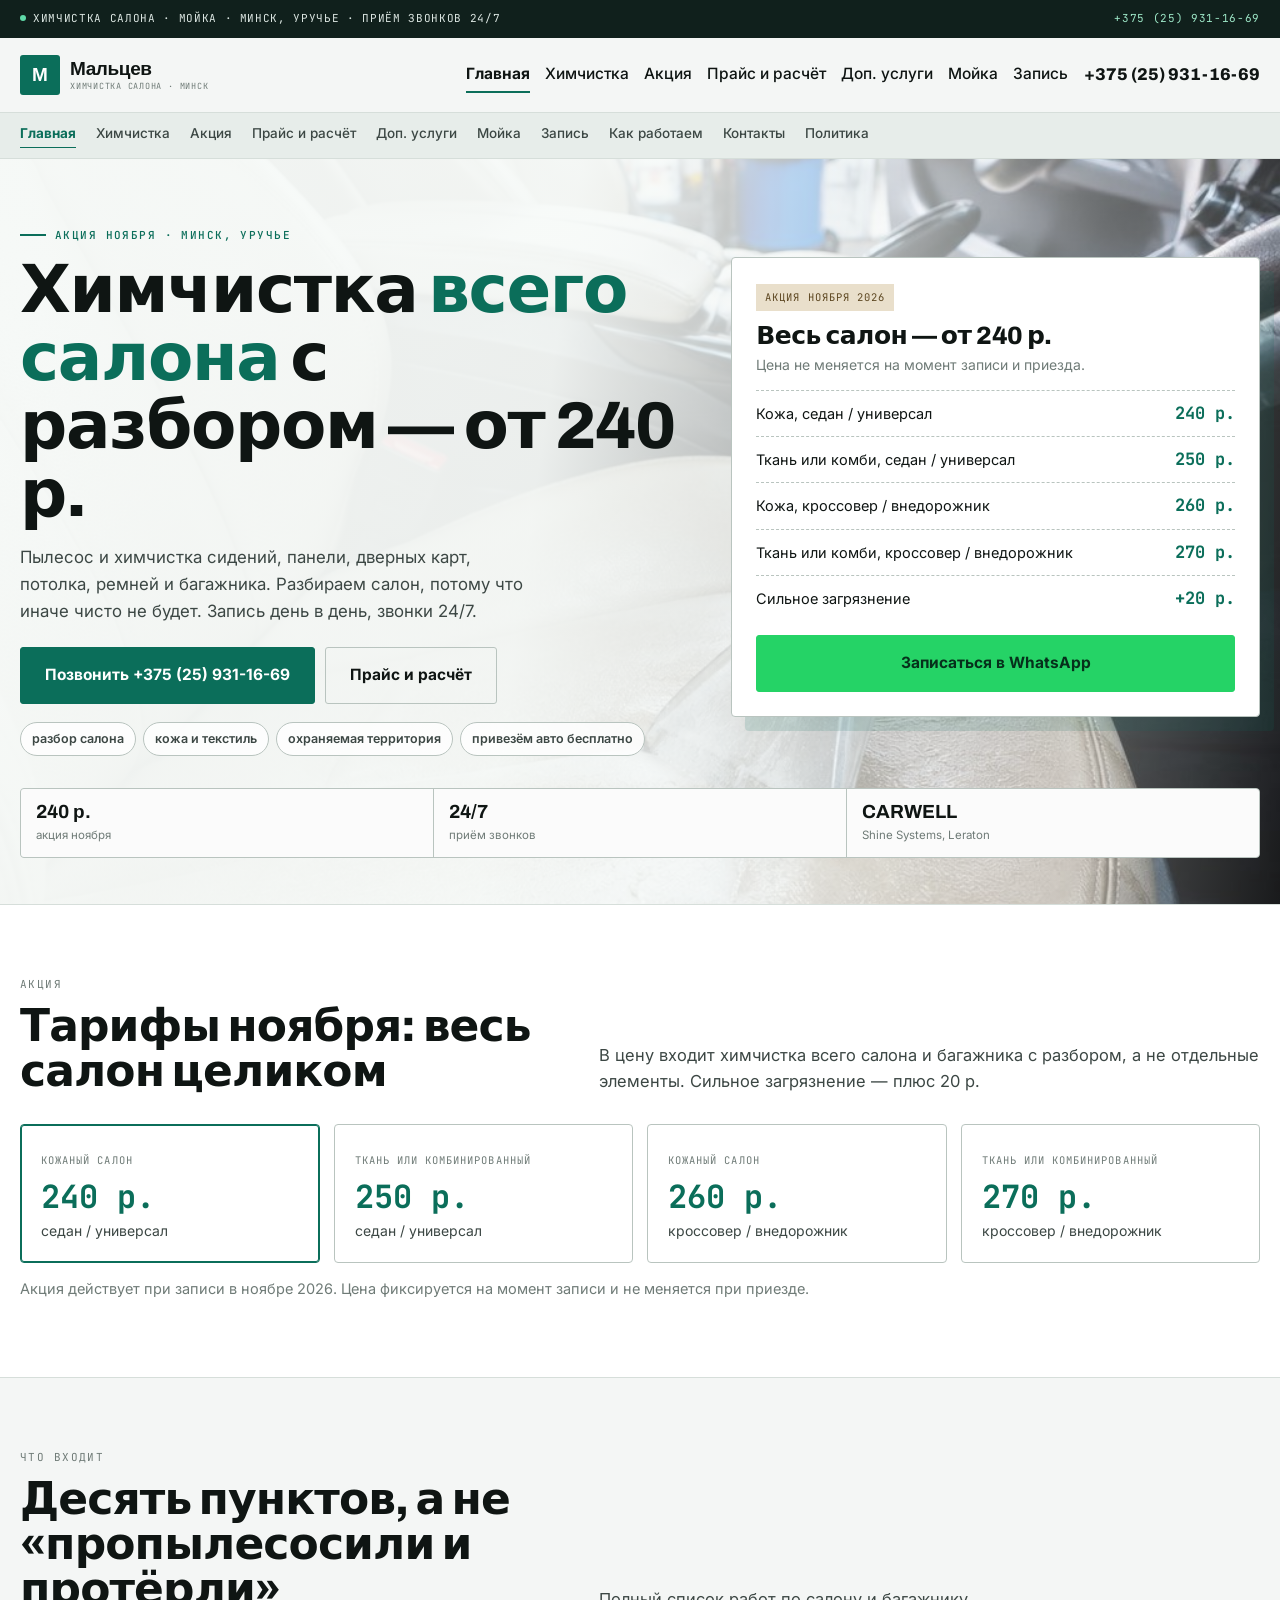
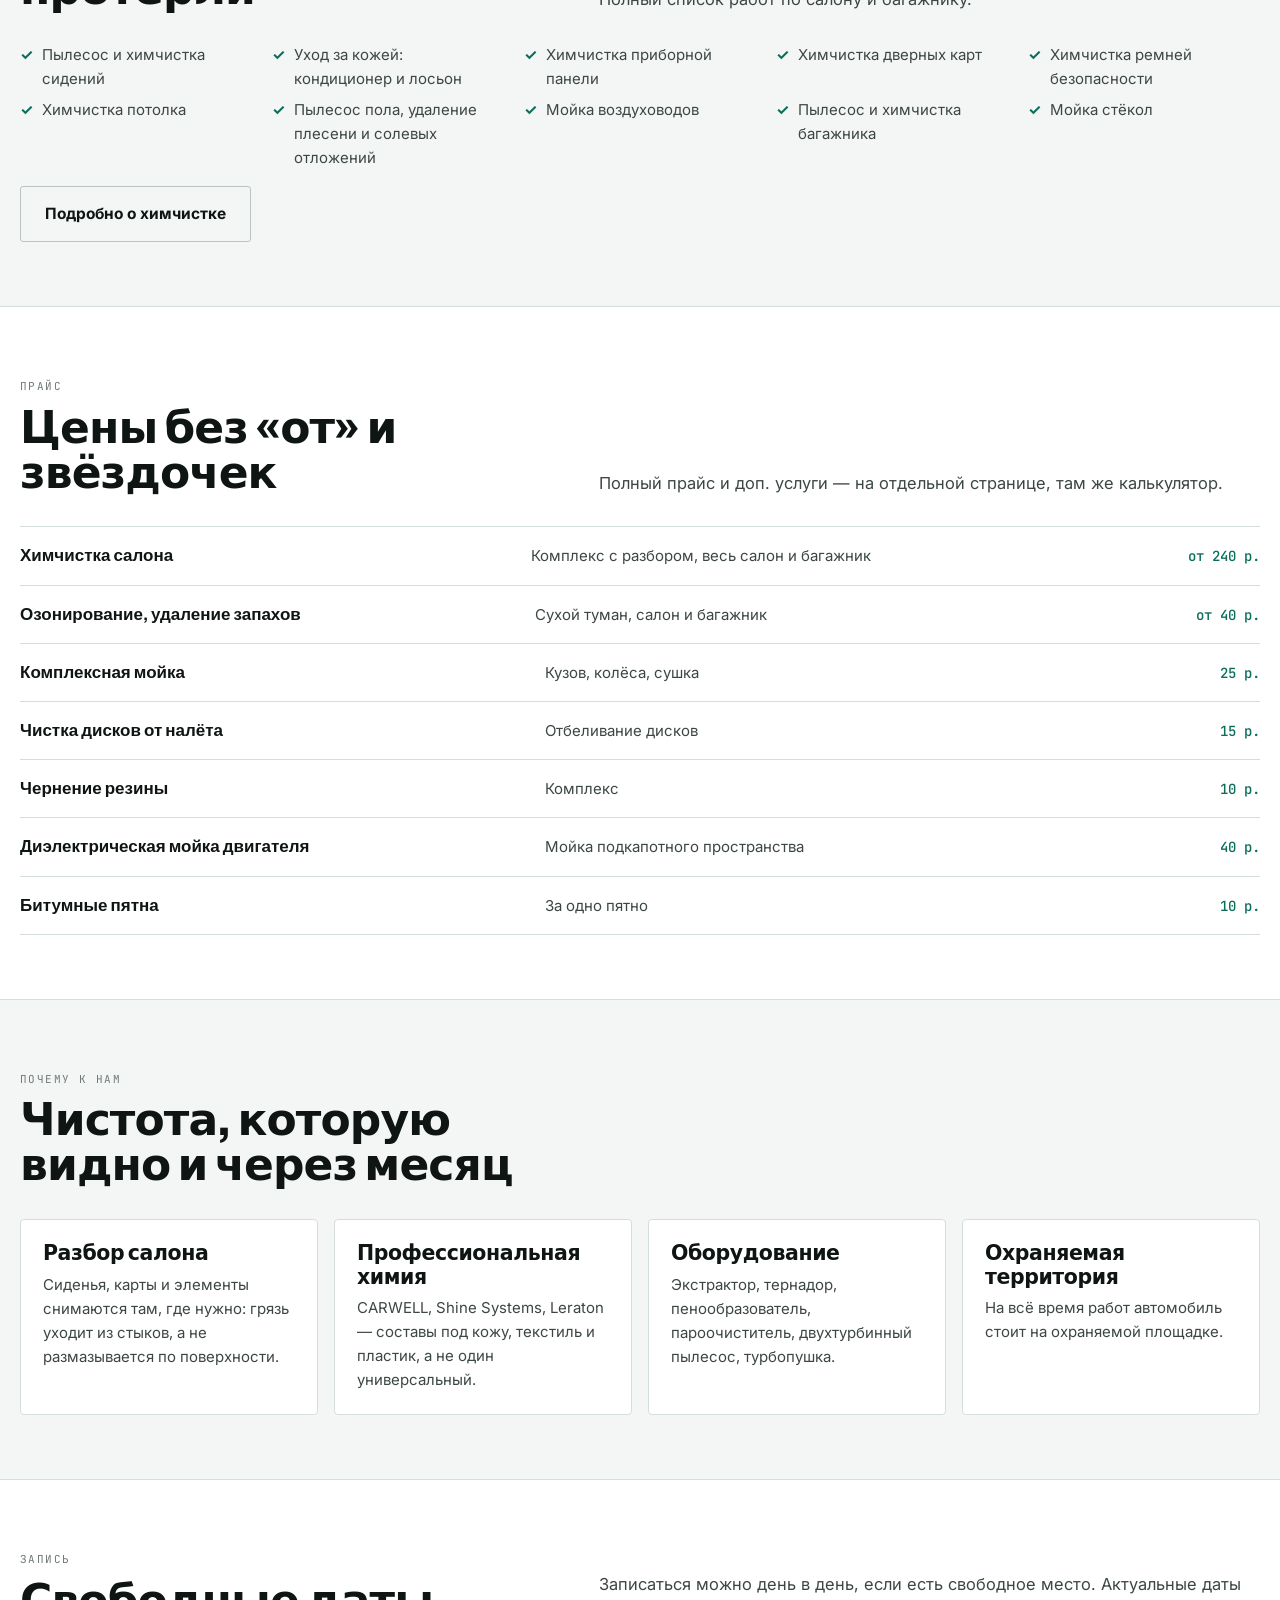
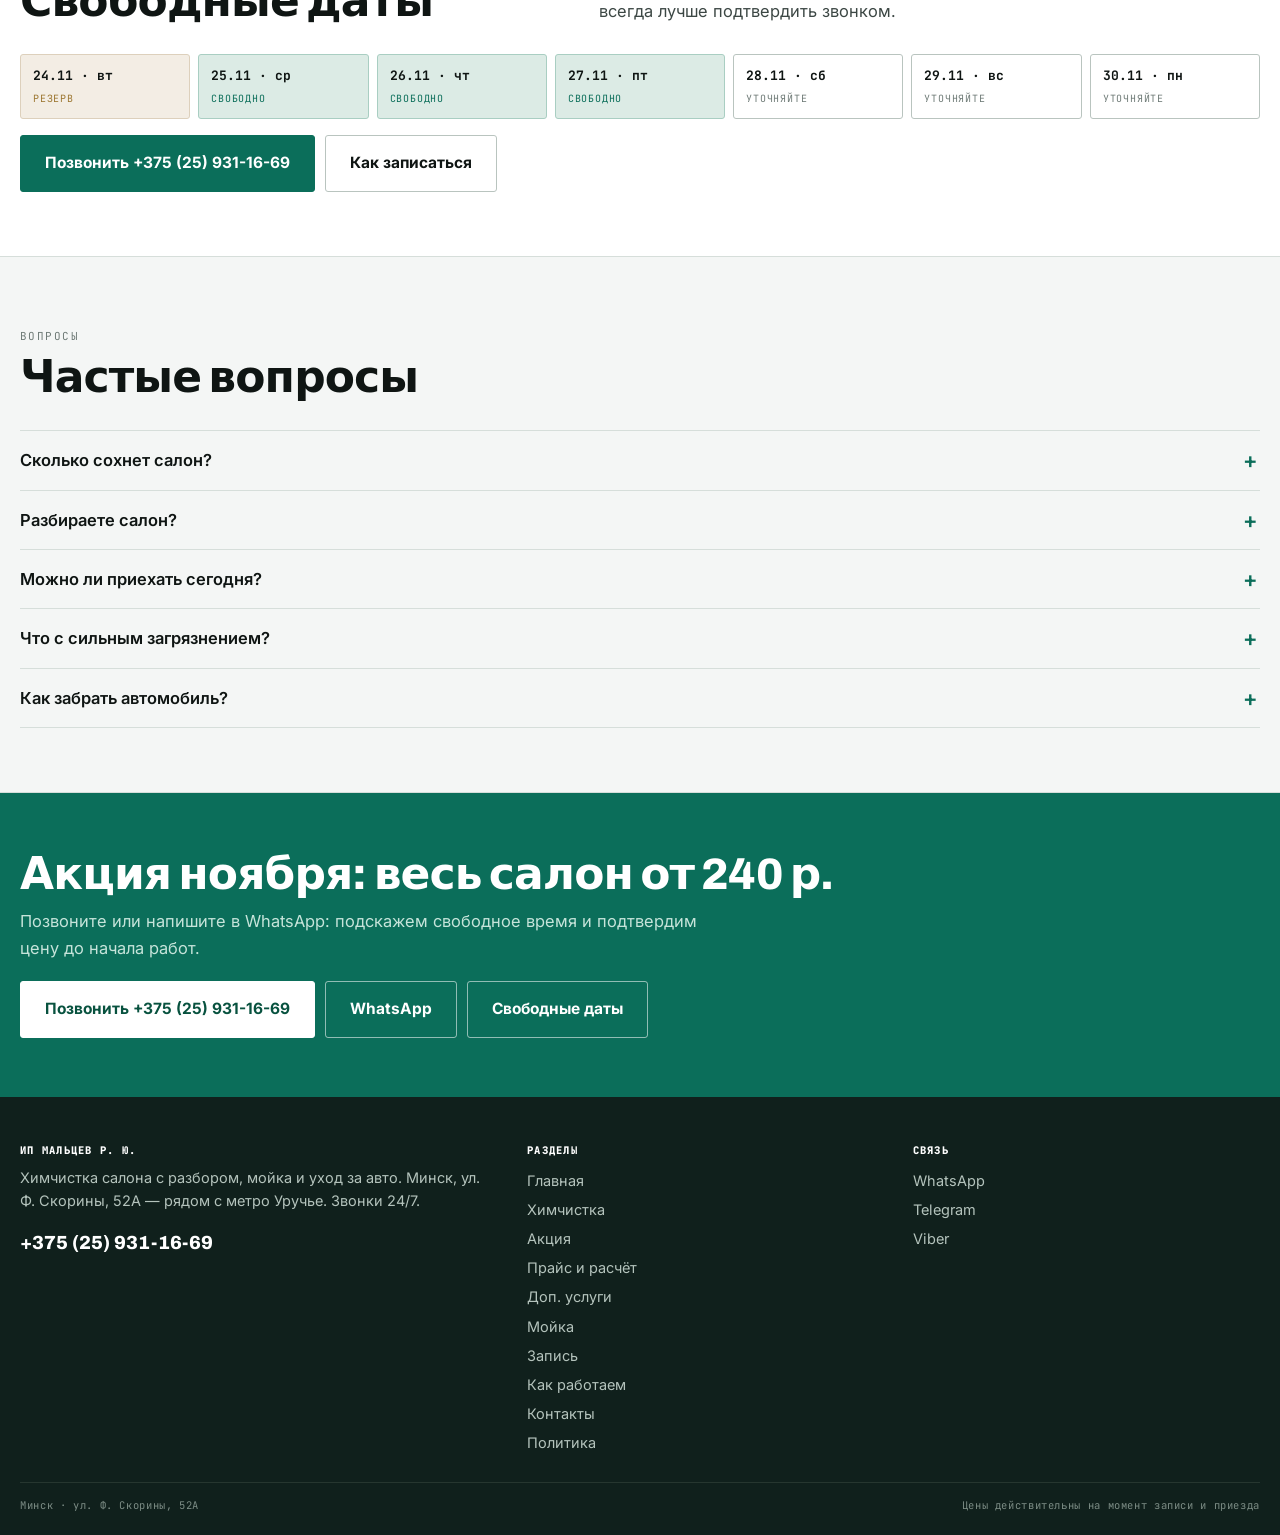
<file: index.html>
<!doctype html><html lang="ru"><head><meta charset="utf-8">
<meta name="viewport" content="width=device-width,initial-scale=1">
<title>Химчистка салона авто в Минске — от 240 р., ИП Мальцев</title><meta name="description" content="Химчистка всего салона с разбором от 240 р. по акции ноября: сиденья, панель, карты, потолок, ремни, багажник. Минск, ул. Ф. Скорины 52А, Уручье. +375 (25) 931-16-69">
<meta property="og:title" content="Химчистка салона авто в Минске — от 240 р., ИП Мальцев"><meta property="og:description" content="Химчистка всего салона с разбором от 240 р. по акции ноября: сиденья, панель, карты, потолок, ремни, багажник. Минск, ул. Ф. Скорины 52А, Уручье. +375 (25) 931-16-69"><meta property="og:type" content="website">
<link rel="preconnect" href="https://fonts.googleapis.com"><link rel="preconnect" href="https://fonts.gstatic.com" crossorigin>
<link href="https://fonts.googleapis.com/css2?family=Archivo:wght@600;700;800&family=Inter:wght@400;500;600&family=JetBrains+Mono:wght@400;500&display=swap" rel="stylesheet">
<style>
:root{--paper:#F4F6F5;--ink:#0F1513;--ink2:#3C4744;--muted:#6F7B77;--line:#D6DEDA;--line2:#B9C4BF;
--em:#0B6E5A;--em-d:#08523F;--sand:#E9DFCB;--gold:#9C7630;--deep:#10201C}
*{box-sizing:border-box}
body{margin:0;background:var(--paper);color:var(--ink);font:16.5px/1.6 Inter,system-ui,sans-serif;overflow-x:hidden}
img{max-width:100%;display:block}
a{color:inherit;text-decoration:none}
button{font:inherit;color:inherit;background:none;border:0;cursor:pointer}
h1,h2,h3,h4{margin:0;font-family:Archivo,system-ui,sans-serif;font-weight:800;line-height:1.03;letter-spacing:-.02em;overflow-wrap:anywhere}
h1{font-size:clamp(34px,5.2vw,66px)}
h2{font-size:clamp(25px,3.5vw,44px)}
p{margin:0 0 13px;overflow-wrap:break-word}
.wrap{width:min(1240px,100% - 36px);margin:0 auto}
.btn{display:inline-flex;align-items:center;justify-content:center;gap:9px;padding:15px 24px;border-radius:3px;font-weight:700;font-size:15.5px;border:1.5px solid transparent;transition:.15s}
.btn--p{background:var(--em);color:#fff;border-color:var(--em)}.btn--p:hover{background:var(--em-d);border-color:var(--em-d)}
.btn--s{background:transparent;color:var(--ink);border-color:var(--line2)}.btn--s:hover{border-color:var(--ink)}
</style>
<link rel="stylesheet" href="assets/css/site.v1.css"></head><body>
<div class="top"><div class="wrap"><span><i></i>Химчистка салона · мойка · Минск, Уручье · приём звонков 24/7</span><a href="tel:+375259311669">+375 (25) 931-16-69</a></div></div>
<header class="hd"><div class="wrap hd__in">
<a class="logo" href="index.html"><b>М</b><span>Мальцев<small>химчистка салона · Минск</small></span></a>
<nav class="nav"><a href="index.html" class="on">Главная</a><a href="himchistka.html">Химчистка</a><a href="akciya.html">Акция</a><a href="price.html">Прайс и расчёт</a><a href="dopuslugi.html">Доп. услуги</a><a href="moyka.html">Мойка</a><a href="zapisi.html">Запись</a></nav><a class="hd__tel" href="tel:+375259311669">+375 (25) 931-16-69</a>
<button class="burger" id="burger" aria-label="Меню" aria-expanded="false"><span></span><span></span><span></span></button>
</div></header>
<div class="strip"><div class="wrap strip__in"><a href="index.html" aria-current="page">Главная</a><a href="himchistka.html">Химчистка</a><a href="akciya.html">Акция</a><a href="price.html">Прайс и расчёт</a><a href="dopuslugi.html">Доп. услуги</a><a href="moyka.html">Мойка</a><a href="zapisi.html">Запись</a><a href="process.html">Как работаем</a><a href="kontakty.html">Контакты</a><a href="politika.html">Политика</a></div></div>
<div class="drw" id="drawer" role="dialog" aria-modal="true" aria-label="Меню"><div class="drw__top"><b>Меню</b><button class="drw__x" id="drawerClose" aria-label="Закрыть">×</button></div>
<nav><a href="index.html">Главная</a><a href="himchistka.html">Химчистка</a><a href="akciya.html">Акция</a><a href="price.html">Прайс и расчёт</a><a href="dopuslugi.html">Доп. услуги</a><a href="moyka.html">Мойка</a><a href="zapisi.html">Запись</a><a href="process.html">Как работаем</a><a href="kontakty.html">Контакты</a><a href="politika.html">Политика</a></nav><div class="drw__c"><a class="btn btn--p" href="tel:+375259311669">Позвонить</a><a class="btn btn--s" href="https://wa.me/375259311669" target="_blank" rel="noopener">WhatsApp</a></div></div>
<main><section class="hero"><div class="hero__bg"><img src="assets/img/hero.jpg" alt="Химчистка кожаного сиденья экстрактором в автомобиле" width="1600" height="1000" fetchpriority="high"></div><div class="wrap hero__in"><div class="hero__grid"><div><span class="kick">Акция ноября · Минск, Уручье</span><h1>Химчистка <em>всего салона</em> с разбором — от 240 р.</h1><p class="hero__lead">Пылесос и химчистка сидений, панели, дверных карт, потолка, ремней и багажника. Разбираем салон, потому что иначе чисто не будет. Запись день в день, звонки 24/7.</p><div class="hero__acts"><a class="btn btn--p" href="tel:+375259311669">Позвонить +375 (25) 931-16-69</a><a class="btn btn--s" href="price.html">Прайс и расчёт</a></div><div class="hero__tags"><span>разбор салона</span><span>кожа и текстиль</span><span>охраняемая территория</span><span>привезём авто бесплатно</span></div></div><div class="pcard"><span class="pcard__badge">Акция ноября 2026</span><h3>Весь салон — от 240 р.</h3><p>Цена не меняется на момент записи и приезда.</p><div class="pcard__row"><span>Кожа, седан / универсал</span><b>240 р.</b></div><div class="pcard__row"><span>Ткань или комби, седан / универсал</span><b>250 р.</b></div><div class="pcard__row"><span>Кожа, кроссовер / внедорожник</span><b>260 р.</b></div><div class="pcard__row"><span>Ткань или комби, кроссовер / внедорожник</span><b>270 р.</b></div><div class="pcard__row"><span>Сильное загрязнение</span><b>+20 р.</b></div><a class="btn btn--w" href="https://wa.me/375259311669" target="_blank" rel="noopener">Записаться в WhatsApp</a></div></div><div class="hero__figs"><div><b>240 р.</b><span>акция ноября</span></div><div><b>24/7</b><span>приём звонков</span></div><div><b>CARWELL</b><span>Shine Systems, Leraton</span></div></div></div></section><section class="sec sec--alt"><div class="wrap"><div class="sec__head"><div><span class="mono">Акция</span><h2 style="margin-top:8px">Тарифы ноября: весь салон целиком</h2></div><p>В цену входит химчистка всего салона и багажника с разбором, а не отдельные элементы. Сильное загрязнение — плюс 20 р.</p></div><div class="tar"><div class="tar__i tar__i--hit"><span>Кожаный салон</span><b>240 р.</b><p>седан / универсал</p></div><div class="tar__i"><span>Ткань или комбинированный</span><b>250 р.</b><p>седан / универсал</p></div><div class="tar__i"><span>Кожаный салон</span><b>260 р.</b><p>кроссовер / внедорожник</p></div><div class="tar__i"><span>Ткань или комбинированный</span><b>270 р.</b><p>кроссовер / внедорожник</p></div></div><p style="margin-top:14px;font-size:14.5px;color:var(--muted)">Акция действует при записи в ноябре 2026. Цена фиксируется на момент записи и не меняется при приезде.</p></div></section><section class="sec "><div class="wrap"><div class="sec__head"><div><span class="mono">Что входит</span><h2 style="margin-top:8px">Десять пунктов, а не «пропылесосили и протёрли»</h2></div><p>Полный список работ по салону и багажнику.</p></div><ul class="chk"><li>Пылесос и химчистка сидений</li><li>Уход за кожей: кондиционер и лосьон</li><li>Химчистка приборной панели</li><li>Химчистка дверных карт</li><li>Химчистка ремней безопасности</li><li>Химчистка потолка</li><li>Пылесос пола, удаление плесени и солевых отложений</li><li>Мойка воздуховодов</li><li>Пылесос и химчистка багажника</li><li>Мойка стёкол</li></ul><div style="margin-top:16px"><a class="btn btn--s" href="himchistka.html">Подробно о химчистке</a></div></div></section><section class="sec sec--alt"><div class="wrap"><div class="sec__head"><div><span class="mono">Прайс</span><h2 style="margin-top:8px">Цены без «от» и звёздочек</h2></div><p>Полный прайс и доп. услуги — на отдельной странице, там же калькулятор.</p></div><div class="rows"><div class="row"><b>Химчистка салона</b><span>Комплекс с разбором, весь салон и багажник</span><i>от 240 р.</i></div><div class="row"><b>Озонирование, удаление запахов</b><span>Сухой туман, салон и багажник</span><i>от 40 р.</i></div><div class="row"><b>Комплексная мойка</b><span>Кузов, колёса, сушка</span><i>25 р.</i></div><div class="row"><b>Чистка дисков от налёта</b><span>Отбеливание дисков</span><i>15 р.</i></div><div class="row"><b>Чернение резины</b><span>Комплекс</span><i>10 р.</i></div><div class="row"><b>Диэлектрическая мойка двигателя</b><span>Мойка подкапотного пространства</span><i>40 р.</i></div><div class="row"><b>Битумные пятна</b><span>За одно пятно</span><i>10 р.</i></div></div></div></section><section class="sec "><div class="wrap"><div class="sec__head"><div><span class="mono">Почему к нам</span><h2 style="margin-top:8px">Чистота, которую видно и через месяц</h2></div><p></p></div><div class="cards"><div class="card"><h3>Разбор салона</h3><p>Сиденья, карты и элементы снимаются там, где нужно: грязь уходит из стыков, а не размазывается по поверхности.</p></div><div class="card"><h3>Профессиональная химия</h3><p>CARWELL, Shine Systems, Leraton — составы под кожу, текстиль и пластик, а не один универсальный.</p></div><div class="card"><h3>Оборудование</h3><p>Экстрактор, тернадор, пенообразователь, пароочиститель, двухтурбинный пылесос, турбопушка.</p></div><div class="card"><h3>Охраняемая территория</h3><p>На всё время работ автомобиль стоит на охраняемой площадке.</p></div></div></div></section><section class="sec sec--alt"><div class="wrap"><div class="sec__head"><div><span class="mono">Запись</span><h2 style="margin-top:8px">Свободные даты</h2></div><p>Записаться можно день в день, если есть свободное место. Актуальные даты всегда лучше подтвердить звонком.</p></div><div class="sched"><div class="busy"><b>24.11 · вт</b><span>резерв</span></div><div class="free"><b>25.11 · ср</b><span>свободно</span></div><div class="free"><b>26.11 · чт</b><span>свободно</span></div><div class="free"><b>27.11 · пт</b><span>свободно</span></div><div class=""><b>28.11 · сб</b><span>уточняйте</span></div><div class=""><b>29.11 · вс</b><span>уточняйте</span></div><div class=""><b>30.11 · пн</b><span>уточняйте</span></div></div><div style="margin-top:16px;display:flex;gap:10px;flex-wrap:wrap"><a class="btn btn--p" href="tel:+375259311669">Позвонить +375 (25) 931-16-69</a><a class="btn btn--s" href="zapisi.html">Как записаться</a></div></div></section><section class="sec "><div class="wrap"><div class="sec__head"><div><span class="mono">Вопросы</span><h2 style="margin-top:8px">Частые вопросы</h2></div><p></p></div><div class="faq"><div class="faq__i"><button class="faq__q" aria-expanded="false">Сколько сохнет салон?</button><div class="faq__a">Зависит от загрязнения и материала. Точнее скажем при записи по вашему автомобилю; при необходимости используем турбопушку для ускорения сушки.</div></div><div class="faq__i"><button class="faq__q" aria-expanded="false">Разбираете салон?</button><div class="faq__a">Да, там, где это нужно для качества: снятие элементов даёт доступ к стыкам, где копится грязь.</div></div><div class="faq__i"><button class="faq__q" aria-expanded="false">Можно ли приехать сегодня?</button><div class="faq__a">Да, если есть свободное место — запись день в день возможна. Позвоните: приём звонков круглосуточный.</div></div><div class="faq__i"><button class="faq__q" aria-expanded="false">Что с сильным загрязнением?</button><div class="faq__a">К базовой цене плюс 20 р. Если загрязнение нестандартное, скажем об этом до начала работ.</div></div><div class="faq__i"><button class="faq__q" aria-expanded="false">Как забрать автомобиль?</button><div class="faq__a">По окончании химчистки можем привезти машину вам в чистом виде — бесплатно.</div></div></div></div></section><section class="cta"><div class="wrap"><h2>Акция ноября: весь салон от 240 р.</h2><p>Позвоните или напишите в WhatsApp: подскажем свободное время и подтвердим цену до начала работ.</p><div class="cta__a"><a class="btn btn--p" href="tel:+375259311669">Позвонить +375 (25) 931-16-69</a><a class="btn btn--s" href="https://wa.me/375259311669" target="_blank" rel="noopener">WhatsApp</a><a class="btn btn--s" href="zapisi.html">Свободные даты</a></div></div></section></main>
<footer class="ft"><div class="wrap"><div class="ft__g">
<div><h4>ИП Мальцев Р. Ю.</h4><p>Химчистка салона с разбором, мойка и уход за авто. Минск, ул. Ф. Скорины, 52А — рядом с метро Уручье. Звонки 24/7.</p>
<a class="ft__tel" href="tel:+375259311669">+375 (25) 931-16-69</a></div>
<div><h4>Разделы</h4><a href="index.html">Главная</a><a href="himchistka.html">Химчистка</a><a href="akciya.html">Акция</a><a href="price.html">Прайс и расчёт</a><a href="dopuslugi.html">Доп. услуги</a><a href="moyka.html">Мойка</a><a href="zapisi.html">Запись</a><a href="process.html">Как работаем</a><a href="kontakty.html">Контакты</a><a href="politika.html">Политика</a></div>
<div><h4>Связь</h4><a href="https://wa.me/375259311669" target="_blank" rel="noopener">WhatsApp</a><a href="https://t.me/+375259311669" target="_blank" rel="noopener">Telegram</a><a href="viber://chat?number=%2B375259311669">Viber</a></div>
</div><div class="ft__bot"><span>Минск · ул. Ф. Скорины, 52А</span><span>Цены действительны на момент записи и приезда</span></div></div></footer>
<div class="mbar"><a href="tel:+375259311669"><b>Позвонить</b></a><a href="https://wa.me/375259311669" target="_blank" rel="noopener"><b>WhatsApp</b></a><a href="viber://chat?number=%2B375259311669"><b>Viber</b></a><a href="https://t.me/+375259311669" target="_blank" rel="noopener"><b>Telegram</b></a></div>
<script src="assets/js/main.v1.js" defer></script></body></html>
</file>
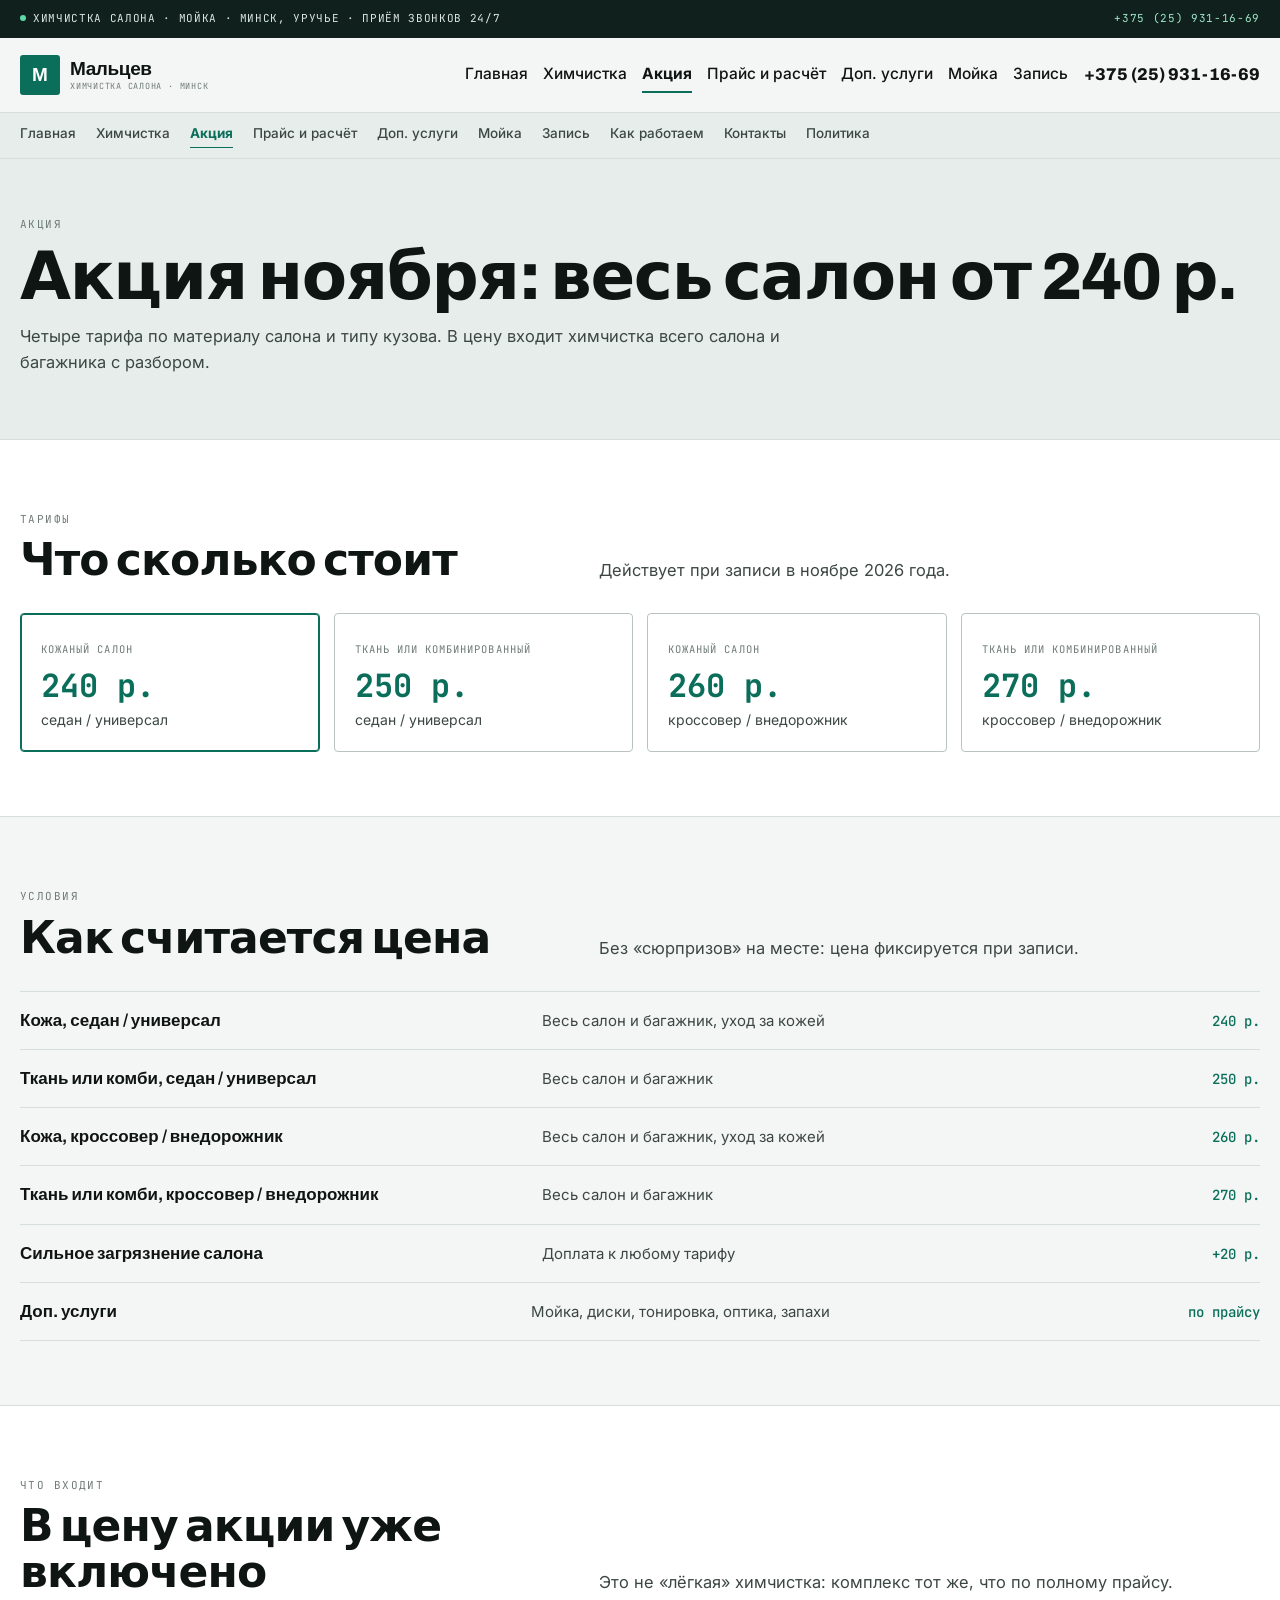
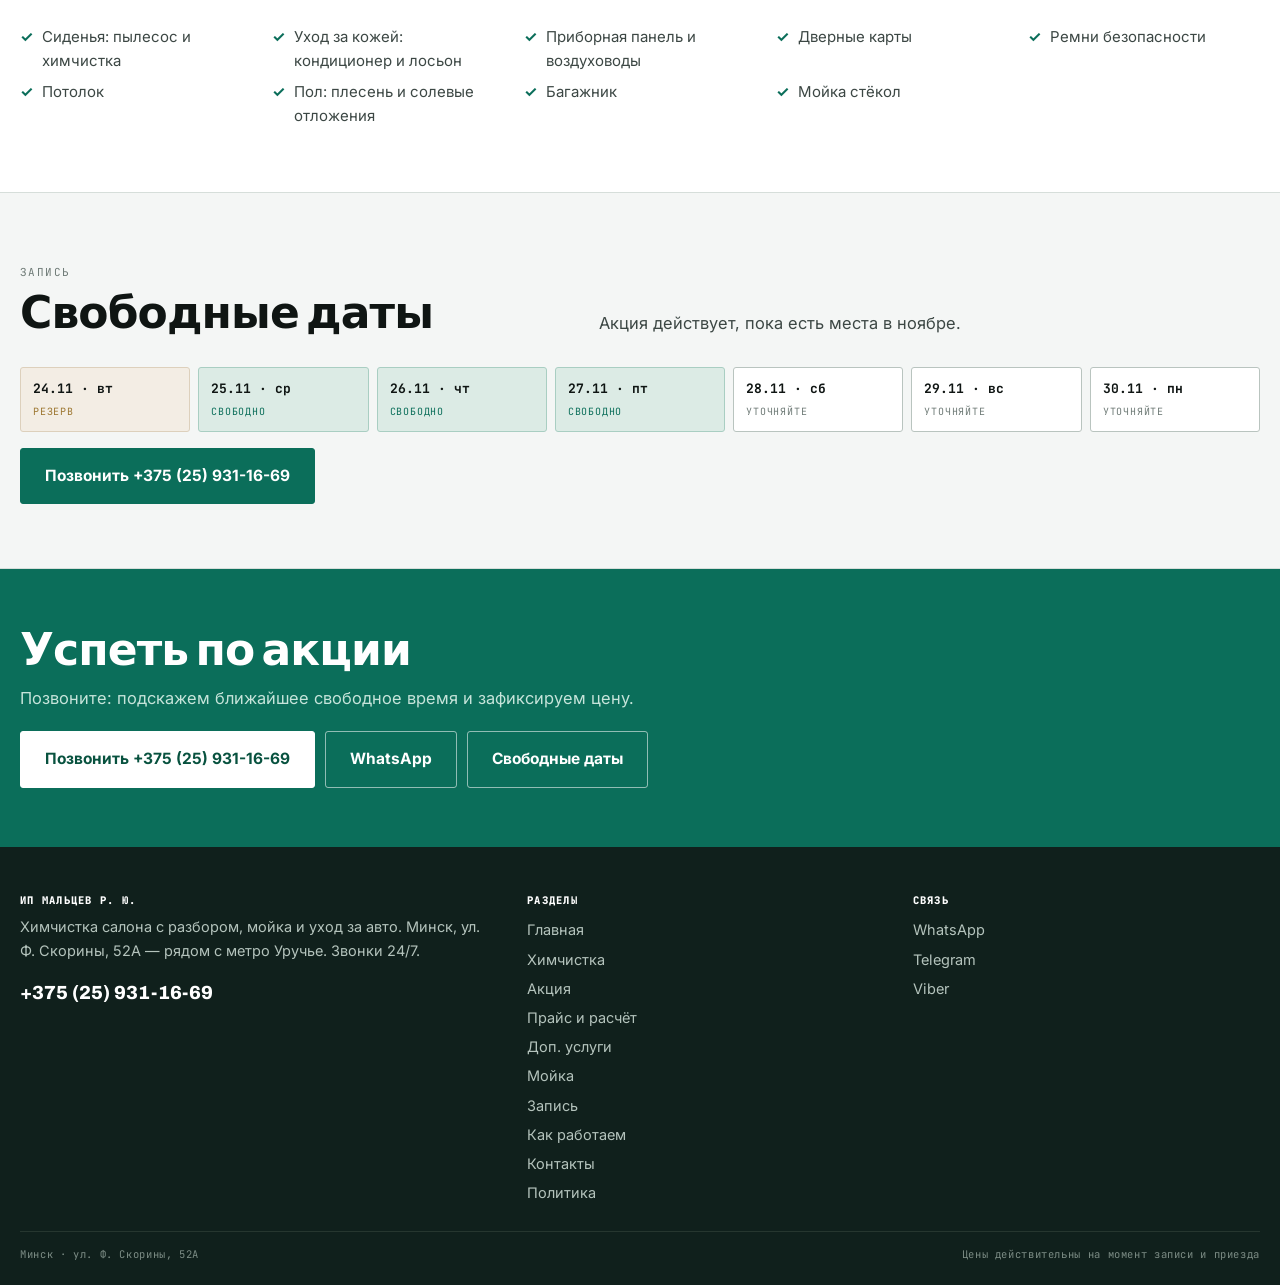
<file: akciya.html>
<!doctype html><html lang="ru"><head><meta charset="utf-8">
<meta name="viewport" content="width=device-width,initial-scale=1">
<title>Акция ноября — химчистка салона от 240 р., Минск</title><meta name="description" content="Акция ноября 2026: химчистка всего салона от 240 р. Кожа или ткань, седан, универсал, кроссовер, внедорожник. Минск, ул. Ф. Скорины 52А.">
<meta property="og:title" content="Акция ноября — химчистка салона от 240 р., Минск"><meta property="og:description" content="Акция ноября 2026: химчистка всего салона от 240 р. Кожа или ткань, седан, универсал, кроссовер, внедорожник. Минск, ул. Ф. Скорины 52А."><meta property="og:type" content="website">
<link rel="preconnect" href="https://fonts.googleapis.com"><link rel="preconnect" href="https://fonts.gstatic.com" crossorigin>
<link href="https://fonts.googleapis.com/css2?family=Archivo:wght@600;700;800&family=Inter:wght@400;500;600&family=JetBrains+Mono:wght@400;500&display=swap" rel="stylesheet">
<style>
:root{--paper:#F4F6F5;--ink:#0F1513;--ink2:#3C4744;--muted:#6F7B77;--line:#D6DEDA;--line2:#B9C4BF;
--em:#0B6E5A;--em-d:#08523F;--sand:#E9DFCB;--gold:#9C7630;--deep:#10201C}
*{box-sizing:border-box}
body{margin:0;background:var(--paper);color:var(--ink);font:16.5px/1.6 Inter,system-ui,sans-serif;overflow-x:hidden}
img{max-width:100%;display:block}
a{color:inherit;text-decoration:none}
button{font:inherit;color:inherit;background:none;border:0;cursor:pointer}
h1,h2,h3,h4{margin:0;font-family:Archivo,system-ui,sans-serif;font-weight:800;line-height:1.03;letter-spacing:-.02em;overflow-wrap:anywhere}
h1{font-size:clamp(34px,5.2vw,66px)}
h2{font-size:clamp(25px,3.5vw,44px)}
p{margin:0 0 13px;overflow-wrap:break-word}
.wrap{width:min(1240px,100% - 36px);margin:0 auto}
.btn{display:inline-flex;align-items:center;justify-content:center;gap:9px;padding:15px 24px;border-radius:3px;font-weight:700;font-size:15.5px;border:1.5px solid transparent;transition:.15s}
.btn--p{background:var(--em);color:#fff;border-color:var(--em)}.btn--p:hover{background:var(--em-d);border-color:var(--em-d)}
.btn--s{background:transparent;color:var(--ink);border-color:var(--line2)}.btn--s:hover{border-color:var(--ink)}
</style>
<link rel="stylesheet" href="assets/css/site.v1.css"></head><body>
<div class="top"><div class="wrap"><span><i></i>Химчистка салона · мойка · Минск, Уручье · приём звонков 24/7</span><a href="tel:+375259311669">+375 (25) 931-16-69</a></div></div>
<header class="hd"><div class="wrap hd__in">
<a class="logo" href="index.html"><b>М</b><span>Мальцев<small>химчистка салона · Минск</small></span></a>
<nav class="nav"><a href="index.html">Главная</a><a href="himchistka.html">Химчистка</a><a href="akciya.html" class="on">Акция</a><a href="price.html">Прайс и расчёт</a><a href="dopuslugi.html">Доп. услуги</a><a href="moyka.html">Мойка</a><a href="zapisi.html">Запись</a></nav><a class="hd__tel" href="tel:+375259311669">+375 (25) 931-16-69</a>
<button class="burger" id="burger" aria-label="Меню" aria-expanded="false"><span></span><span></span><span></span></button>
</div></header>
<div class="strip"><div class="wrap strip__in"><a href="index.html">Главная</a><a href="himchistka.html">Химчистка</a><a href="akciya.html" aria-current="page">Акция</a><a href="price.html">Прайс и расчёт</a><a href="dopuslugi.html">Доп. услуги</a><a href="moyka.html">Мойка</a><a href="zapisi.html">Запись</a><a href="process.html">Как работаем</a><a href="kontakty.html">Контакты</a><a href="politika.html">Политика</a></div></div>
<div class="drw" id="drawer" role="dialog" aria-modal="true" aria-label="Меню"><div class="drw__top"><b>Меню</b><button class="drw__x" id="drawerClose" aria-label="Закрыть">×</button></div>
<nav><a href="index.html">Главная</a><a href="himchistka.html">Химчистка</a><a href="akciya.html">Акция</a><a href="price.html">Прайс и расчёт</a><a href="dopuslugi.html">Доп. услуги</a><a href="moyka.html">Мойка</a><a href="zapisi.html">Запись</a><a href="process.html">Как работаем</a><a href="kontakty.html">Контакты</a><a href="politika.html">Политика</a></nav><div class="drw__c"><a class="btn btn--p" href="tel:+375259311669">Позвонить</a><a class="btn btn--s" href="https://wa.me/375259311669" target="_blank" rel="noopener">WhatsApp</a></div></div>
<main><section class="ph"><div class="wrap"><span class="mono">Акция</span><h1 style="margin-top:9px">Акция ноября: весь салон от 240 р.</h1><p>Четыре тарифа по материалу салона и типу кузова. В цену входит химчистка всего салона и багажника с разбором.</p></div></section><section class="sec sec--alt"><div class="wrap"><div class="sec__head"><div><span class="mono">Тарифы</span><h2 style="margin-top:8px">Что сколько стоит</h2></div><p>Действует при записи в ноябре 2026 года.</p></div><div class="tar"><div class="tar__i tar__i--hit"><span>Кожаный салон</span><b>240 р.</b><p>седан / универсал</p></div><div class="tar__i"><span>Ткань или комбинированный</span><b>250 р.</b><p>седан / универсал</p></div><div class="tar__i"><span>Кожаный салон</span><b>260 р.</b><p>кроссовер / внедорожник</p></div><div class="tar__i"><span>Ткань или комбинированный</span><b>270 р.</b><p>кроссовер / внедорожник</p></div></div></div></section><section class="sec "><div class="wrap"><div class="sec__head"><div><span class="mono">Условия</span><h2 style="margin-top:8px">Как считается цена</h2></div><p>Без «сюрпризов» на месте: цена фиксируется при записи.</p></div><div class="rows"><div class="row"><b>Кожа, седан / универсал</b><span>Весь салон и багажник, уход за кожей</span><i>240 р.</i></div><div class="row"><b>Ткань или комби, седан / универсал</b><span>Весь салон и багажник</span><i>250 р.</i></div><div class="row"><b>Кожа, кроссовер / внедорожник</b><span>Весь салон и багажник, уход за кожей</span><i>260 р.</i></div><div class="row"><b>Ткань или комби, кроссовер / внедорожник</b><span>Весь салон и багажник</span><i>270 р.</i></div><div class="row"><b>Сильное загрязнение салона</b><span>Доплата к любому тарифу</span><i>+20 р.</i></div><div class="row"><b>Доп. услуги</b><span>Мойка, диски, тонировка, оптика, запахи</span><i>по прайсу</i></div></div></div></section><section class="sec sec--alt"><div class="wrap"><div class="sec__head"><div><span class="mono">Что входит</span><h2 style="margin-top:8px">В цену акции уже включено</h2></div><p>Это не «лёгкая» химчистка: комплекс тот же, что по полному прайсу.</p></div><ul class="chk"><li>Сиденья: пылесос и химчистка</li><li>Уход за кожей: кондиционер и лосьон</li><li>Приборная панель и воздуховоды</li><li>Дверные карты</li><li>Ремни безопасности</li><li>Потолок</li><li>Пол: плесень и солевые отложения</li><li>Багажник</li><li>Мойка стёкол</li></ul></div></section><section class="sec "><div class="wrap"><div class="sec__head"><div><span class="mono">Запись</span><h2 style="margin-top:8px">Свободные даты</h2></div><p>Акция действует, пока есть места в ноябре.</p></div><div class="sched"><div class="busy"><b>24.11 · вт</b><span>резерв</span></div><div class="free"><b>25.11 · ср</b><span>свободно</span></div><div class="free"><b>26.11 · чт</b><span>свободно</span></div><div class="free"><b>27.11 · пт</b><span>свободно</span></div><div class=""><b>28.11 · сб</b><span>уточняйте</span></div><div class=""><b>29.11 · вс</b><span>уточняйте</span></div><div class=""><b>30.11 · пн</b><span>уточняйте</span></div></div><div style="margin-top:16px"><a class="btn btn--p" href="tel:+375259311669">Позвонить +375 (25) 931-16-69</a></div></div></section><section class="cta"><div class="wrap"><h2>Успеть по акции</h2><p>Позвоните: подскажем ближайшее свободное время и зафиксируем цену.</p><div class="cta__a"><a class="btn btn--p" href="tel:+375259311669">Позвонить +375 (25) 931-16-69</a><a class="btn btn--s" href="https://wa.me/375259311669" target="_blank" rel="noopener">WhatsApp</a><a class="btn btn--s" href="zapisi.html">Свободные даты</a></div></div></section></main>
<footer class="ft"><div class="wrap"><div class="ft__g">
<div><h4>ИП Мальцев Р. Ю.</h4><p>Химчистка салона с разбором, мойка и уход за авто. Минск, ул. Ф. Скорины, 52А — рядом с метро Уручье. Звонки 24/7.</p>
<a class="ft__tel" href="tel:+375259311669">+375 (25) 931-16-69</a></div>
<div><h4>Разделы</h4><a href="index.html">Главная</a><a href="himchistka.html">Химчистка</a><a href="akciya.html">Акция</a><a href="price.html">Прайс и расчёт</a><a href="dopuslugi.html">Доп. услуги</a><a href="moyka.html">Мойка</a><a href="zapisi.html">Запись</a><a href="process.html">Как работаем</a><a href="kontakty.html">Контакты</a><a href="politika.html">Политика</a></div>
<div><h4>Связь</h4><a href="https://wa.me/375259311669" target="_blank" rel="noopener">WhatsApp</a><a href="https://t.me/+375259311669" target="_blank" rel="noopener">Telegram</a><a href="viber://chat?number=%2B375259311669">Viber</a></div>
</div><div class="ft__bot"><span>Минск · ул. Ф. Скорины, 52А</span><span>Цены действительны на момент записи и приезда</span></div></div></footer>
<div class="mbar"><a href="tel:+375259311669"><b>Позвонить</b></a><a href="https://wa.me/375259311669" target="_blank" rel="noopener"><b>WhatsApp</b></a><a href="viber://chat?number=%2B375259311669"><b>Viber</b></a><a href="https://t.me/+375259311669" target="_blank" rel="noopener"><b>Telegram</b></a></div>
<script src="assets/js/main.v1.js" defer></script></body></html>
</file>
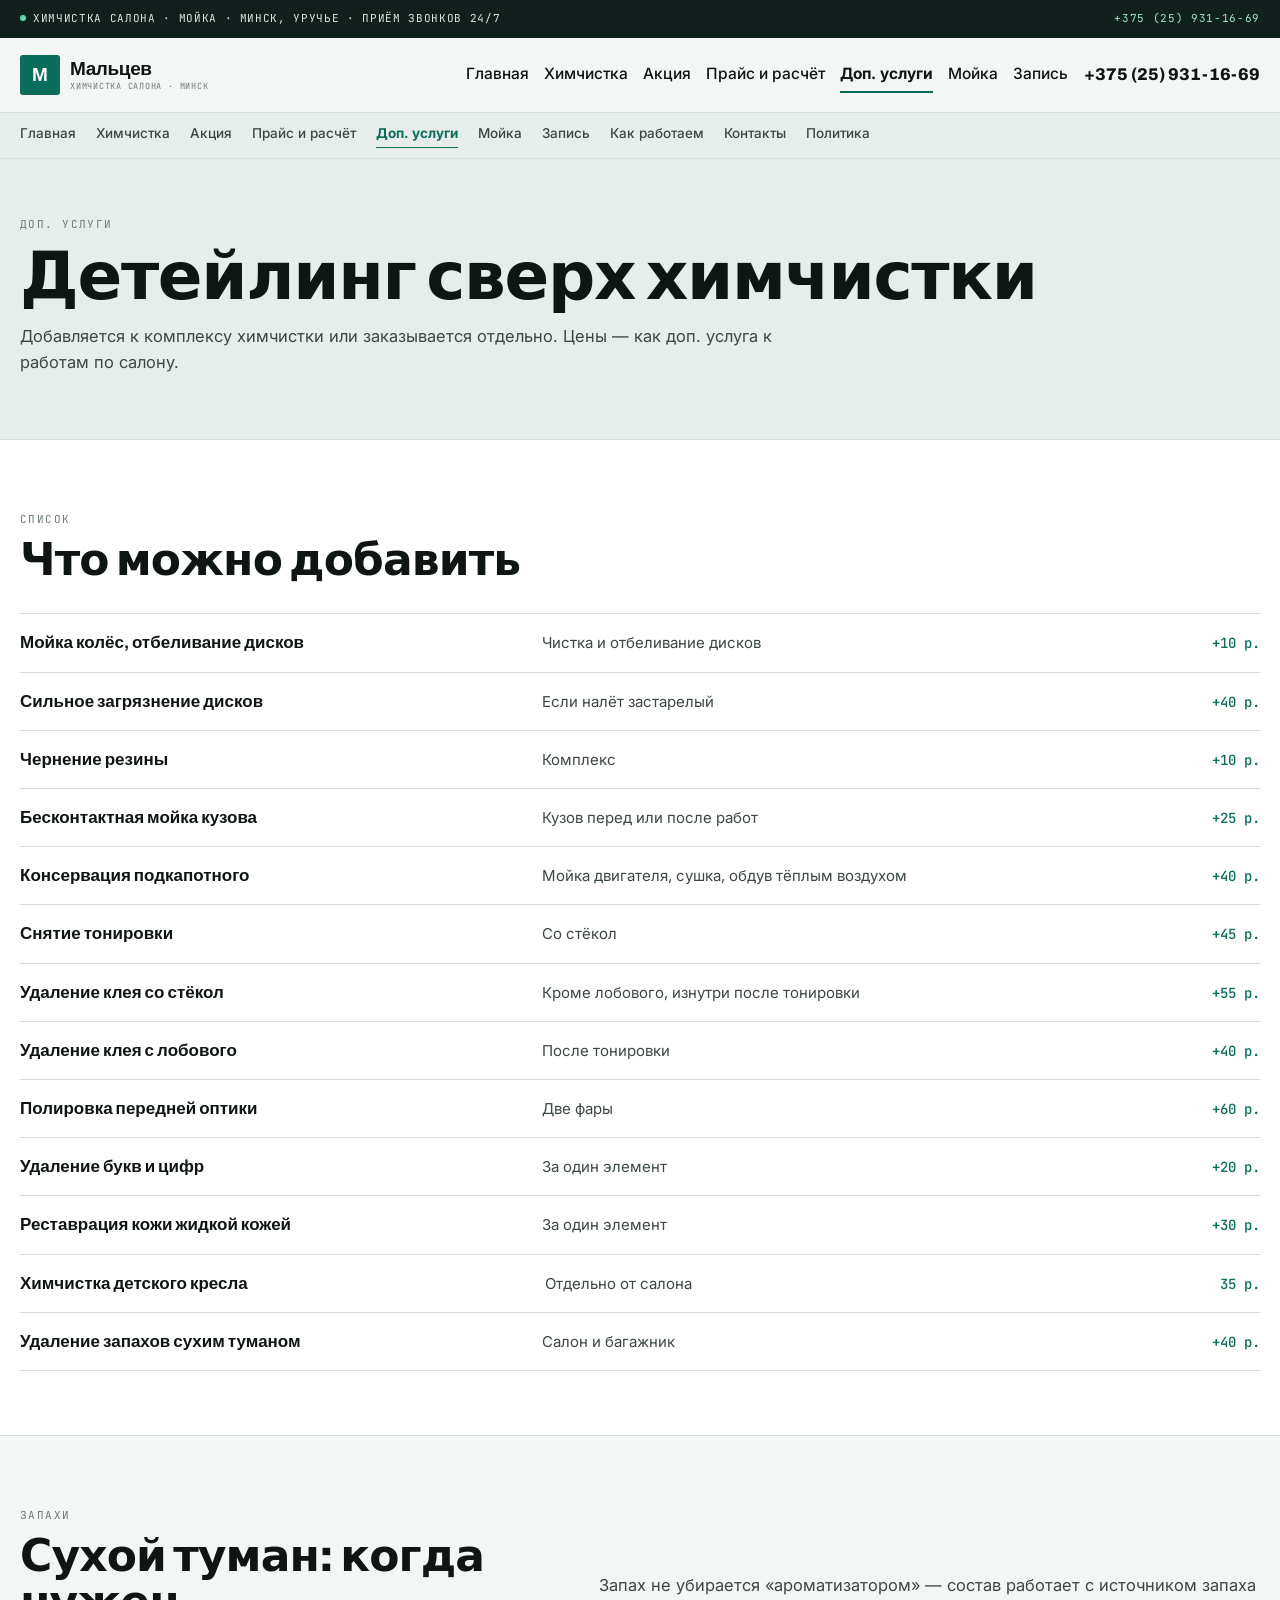
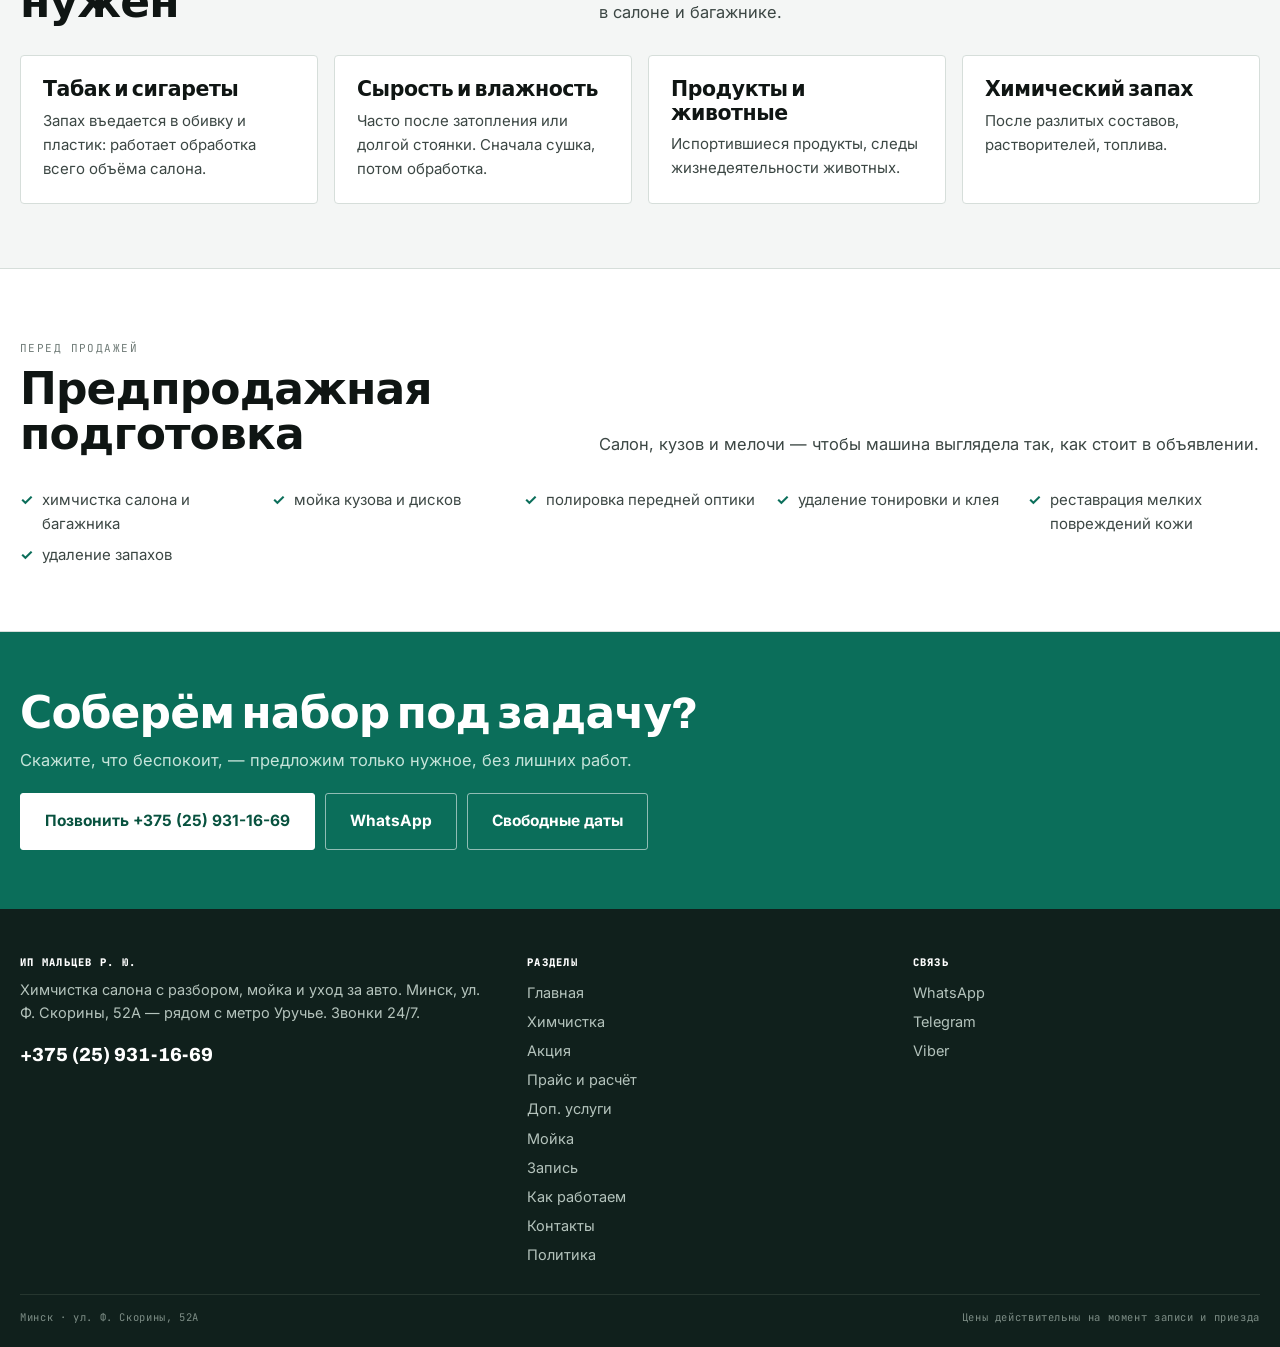
<file: dopuslugi.html>
<!doctype html><html lang="ru"><head><meta charset="utf-8">
<meta name="viewport" content="width=device-width,initial-scale=1">
<title>Доп. услуги детейлинга — тонировка, оптика, запахи, кожа</title><meta name="description" content="Дополнительные услуги: снятие тонировки, удаление клея со стёкол, полировка оптики, реставрация кожи, химчистка детского кресла, удаление запахов сухим туманом.">
<meta property="og:title" content="Доп. услуги детейлинга — тонировка, оптика, запахи, кожа"><meta property="og:description" content="Дополнительные услуги: снятие тонировки, удаление клея со стёкол, полировка оптики, реставрация кожи, химчистка детского кресла, удаление запахов сухим туманом."><meta property="og:type" content="website">
<link rel="preconnect" href="https://fonts.googleapis.com"><link rel="preconnect" href="https://fonts.gstatic.com" crossorigin>
<link href="https://fonts.googleapis.com/css2?family=Archivo:wght@600;700;800&family=Inter:wght@400;500;600&family=JetBrains+Mono:wght@400;500&display=swap" rel="stylesheet">
<style>
:root{--paper:#F4F6F5;--ink:#0F1513;--ink2:#3C4744;--muted:#6F7B77;--line:#D6DEDA;--line2:#B9C4BF;
--em:#0B6E5A;--em-d:#08523F;--sand:#E9DFCB;--gold:#9C7630;--deep:#10201C}
*{box-sizing:border-box}
body{margin:0;background:var(--paper);color:var(--ink);font:16.5px/1.6 Inter,system-ui,sans-serif;overflow-x:hidden}
img{max-width:100%;display:block}
a{color:inherit;text-decoration:none}
button{font:inherit;color:inherit;background:none;border:0;cursor:pointer}
h1,h2,h3,h4{margin:0;font-family:Archivo,system-ui,sans-serif;font-weight:800;line-height:1.03;letter-spacing:-.02em;overflow-wrap:anywhere}
h1{font-size:clamp(34px,5.2vw,66px)}
h2{font-size:clamp(25px,3.5vw,44px)}
p{margin:0 0 13px;overflow-wrap:break-word}
.wrap{width:min(1240px,100% - 36px);margin:0 auto}
.btn{display:inline-flex;align-items:center;justify-content:center;gap:9px;padding:15px 24px;border-radius:3px;font-weight:700;font-size:15.5px;border:1.5px solid transparent;transition:.15s}
.btn--p{background:var(--em);color:#fff;border-color:var(--em)}.btn--p:hover{background:var(--em-d);border-color:var(--em-d)}
.btn--s{background:transparent;color:var(--ink);border-color:var(--line2)}.btn--s:hover{border-color:var(--ink)}
</style>
<link rel="stylesheet" href="assets/css/site.v1.css"></head><body>
<div class="top"><div class="wrap"><span><i></i>Химчистка салона · мойка · Минск, Уручье · приём звонков 24/7</span><a href="tel:+375259311669">+375 (25) 931-16-69</a></div></div>
<header class="hd"><div class="wrap hd__in">
<a class="logo" href="index.html"><b>М</b><span>Мальцев<small>химчистка салона · Минск</small></span></a>
<nav class="nav"><a href="index.html">Главная</a><a href="himchistka.html">Химчистка</a><a href="akciya.html">Акция</a><a href="price.html">Прайс и расчёт</a><a href="dopuslugi.html" class="on">Доп. услуги</a><a href="moyka.html">Мойка</a><a href="zapisi.html">Запись</a></nav><a class="hd__tel" href="tel:+375259311669">+375 (25) 931-16-69</a>
<button class="burger" id="burger" aria-label="Меню" aria-expanded="false"><span></span><span></span><span></span></button>
</div></header>
<div class="strip"><div class="wrap strip__in"><a href="index.html">Главная</a><a href="himchistka.html">Химчистка</a><a href="akciya.html">Акция</a><a href="price.html">Прайс и расчёт</a><a href="dopuslugi.html" aria-current="page">Доп. услуги</a><a href="moyka.html">Мойка</a><a href="zapisi.html">Запись</a><a href="process.html">Как работаем</a><a href="kontakty.html">Контакты</a><a href="politika.html">Политика</a></div></div>
<div class="drw" id="drawer" role="dialog" aria-modal="true" aria-label="Меню"><div class="drw__top"><b>Меню</b><button class="drw__x" id="drawerClose" aria-label="Закрыть">×</button></div>
<nav><a href="index.html">Главная</a><a href="himchistka.html">Химчистка</a><a href="akciya.html">Акция</a><a href="price.html">Прайс и расчёт</a><a href="dopuslugi.html">Доп. услуги</a><a href="moyka.html">Мойка</a><a href="zapisi.html">Запись</a><a href="process.html">Как работаем</a><a href="kontakty.html">Контакты</a><a href="politika.html">Политика</a></nav><div class="drw__c"><a class="btn btn--p" href="tel:+375259311669">Позвонить</a><a class="btn btn--s" href="https://wa.me/375259311669" target="_blank" rel="noopener">WhatsApp</a></div></div>
<main><section class="ph"><div class="wrap"><span class="mono">Доп. услуги</span><h1 style="margin-top:9px">Детейлинг сверх химчистки</h1><p>Добавляется к комплексу химчистки или заказывается отдельно. Цены — как доп. услуга к работам по салону.</p></div></section><section class="sec sec--alt"><div class="wrap"><div class="sec__head"><div><span class="mono">Список</span><h2 style="margin-top:8px">Что можно добавить</h2></div><p></p></div><div class="rows"><div class="row"><b>Мойка колёс, отбеливание дисков</b><span>Чистка и отбеливание дисков</span><i>+10 р.</i></div><div class="row"><b>Сильное загрязнение дисков</b><span>Если налёт застарелый</span><i>+40 р.</i></div><div class="row"><b>Чернение резины</b><span>Комплекс</span><i>+10 р.</i></div><div class="row"><b>Бесконтактная мойка кузова</b><span>Кузов перед или после работ</span><i>+25 р.</i></div><div class="row"><b>Консервация подкапотного</b><span>Мойка двигателя, сушка, обдув тёплым воздухом</span><i>+40 р.</i></div><div class="row"><b>Снятие тонировки</b><span>Со стёкол</span><i>+45 р.</i></div><div class="row"><b>Удаление клея со стёкол</b><span>Кроме лобового, изнутри после тонировки</span><i>+55 р.</i></div><div class="row"><b>Удаление клея с лобового</b><span>После тонировки</span><i>+40 р.</i></div><div class="row"><b>Полировка передней оптики</b><span>Две фары</span><i>+60 р.</i></div><div class="row"><b>Удаление букв и цифр</b><span>За один элемент</span><i>+20 р.</i></div><div class="row"><b>Реставрация кожи жидкой кожей</b><span>За один элемент</span><i>+30 р.</i></div><div class="row"><b>Химчистка детского кресла</b><span>Отдельно от салона</span><i>35 р.</i></div><div class="row"><b>Удаление запахов сухим туманом</b><span>Салон и багажник</span><i>+40 р.</i></div></div></div></section><section class="sec "><div class="wrap"><div class="sec__head"><div><span class="mono">Запахи</span><h2 style="margin-top:8px">Сухой туман: когда нужен</h2></div><p>Запах не убирается «ароматизатором» — состав работает с источником запаха в салоне и багажнике.</p></div><div class="cards"><div class="card"><h3>Табак и сигареты</h3><p>Запах въедается в обивку и пластик: работает обработка всего объёма салона.</p></div><div class="card"><h3>Сырость и влажность</h3><p>Часто после затопления или долгой стоянки. Сначала сушка, потом обработка.</p></div><div class="card"><h3>Продукты и животные</h3><p>Испортившиеся продукты, следы жизнедеятельности животных.</p></div><div class="card"><h3>Химический запах</h3><p>После разлитых составов, растворителей, топлива.</p></div></div></div></section><section class="sec sec--alt"><div class="wrap"><div class="sec__head"><div><span class="mono">Перед продажей</span><h2 style="margin-top:8px">Предпродажная подготовка</h2></div><p>Салон, кузов и мелочи — чтобы машина выглядела так, как стоит в объявлении.</p></div><ul class="chk"><li>химчистка салона и багажника</li><li>мойка кузова и дисков</li><li>полировка передней оптики</li><li>удаление тонировки и клея</li><li>реставрация мелких повреждений кожи</li><li>удаление запахов</li></ul></div></section><section class="cta"><div class="wrap"><h2>Соберём набор под задачу?</h2><p>Скажите, что беспокоит, — предложим только нужное, без лишних работ.</p><div class="cta__a"><a class="btn btn--p" href="tel:+375259311669">Позвонить +375 (25) 931-16-69</a><a class="btn btn--s" href="https://wa.me/375259311669" target="_blank" rel="noopener">WhatsApp</a><a class="btn btn--s" href="zapisi.html">Свободные даты</a></div></div></section></main>
<footer class="ft"><div class="wrap"><div class="ft__g">
<div><h4>ИП Мальцев Р. Ю.</h4><p>Химчистка салона с разбором, мойка и уход за авто. Минск, ул. Ф. Скорины, 52А — рядом с метро Уручье. Звонки 24/7.</p>
<a class="ft__tel" href="tel:+375259311669">+375 (25) 931-16-69</a></div>
<div><h4>Разделы</h4><a href="index.html">Главная</a><a href="himchistka.html">Химчистка</a><a href="akciya.html">Акция</a><a href="price.html">Прайс и расчёт</a><a href="dopuslugi.html">Доп. услуги</a><a href="moyka.html">Мойка</a><a href="zapisi.html">Запись</a><a href="process.html">Как работаем</a><a href="kontakty.html">Контакты</a><a href="politika.html">Политика</a></div>
<div><h4>Связь</h4><a href="https://wa.me/375259311669" target="_blank" rel="noopener">WhatsApp</a><a href="https://t.me/+375259311669" target="_blank" rel="noopener">Telegram</a><a href="viber://chat?number=%2B375259311669">Viber</a></div>
</div><div class="ft__bot"><span>Минск · ул. Ф. Скорины, 52А</span><span>Цены действительны на момент записи и приезда</span></div></div></footer>
<div class="mbar"><a href="tel:+375259311669"><b>Позвонить</b></a><a href="https://wa.me/375259311669" target="_blank" rel="noopener"><b>WhatsApp</b></a><a href="viber://chat?number=%2B375259311669"><b>Viber</b></a><a href="https://t.me/+375259311669" target="_blank" rel="noopener"><b>Telegram</b></a></div>
<script src="assets/js/main.v1.js" defer></script></body></html>
</file>
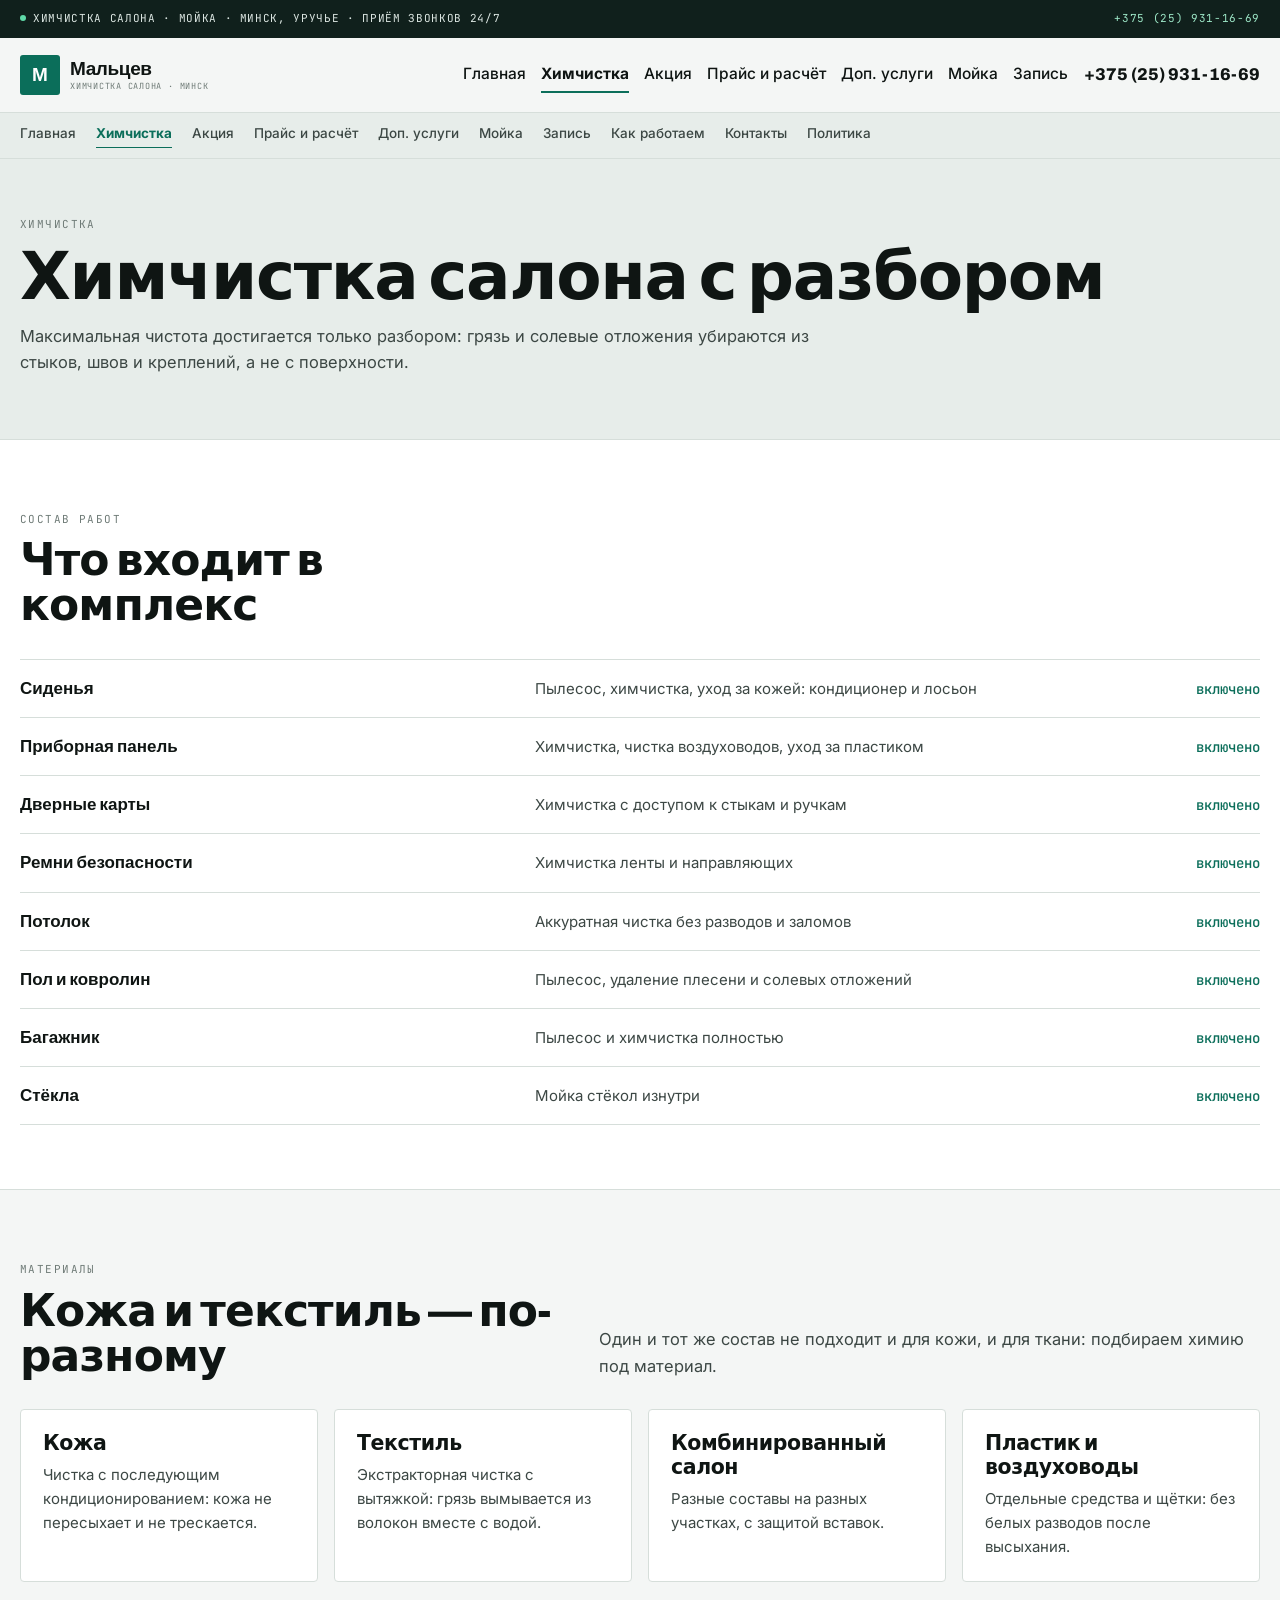
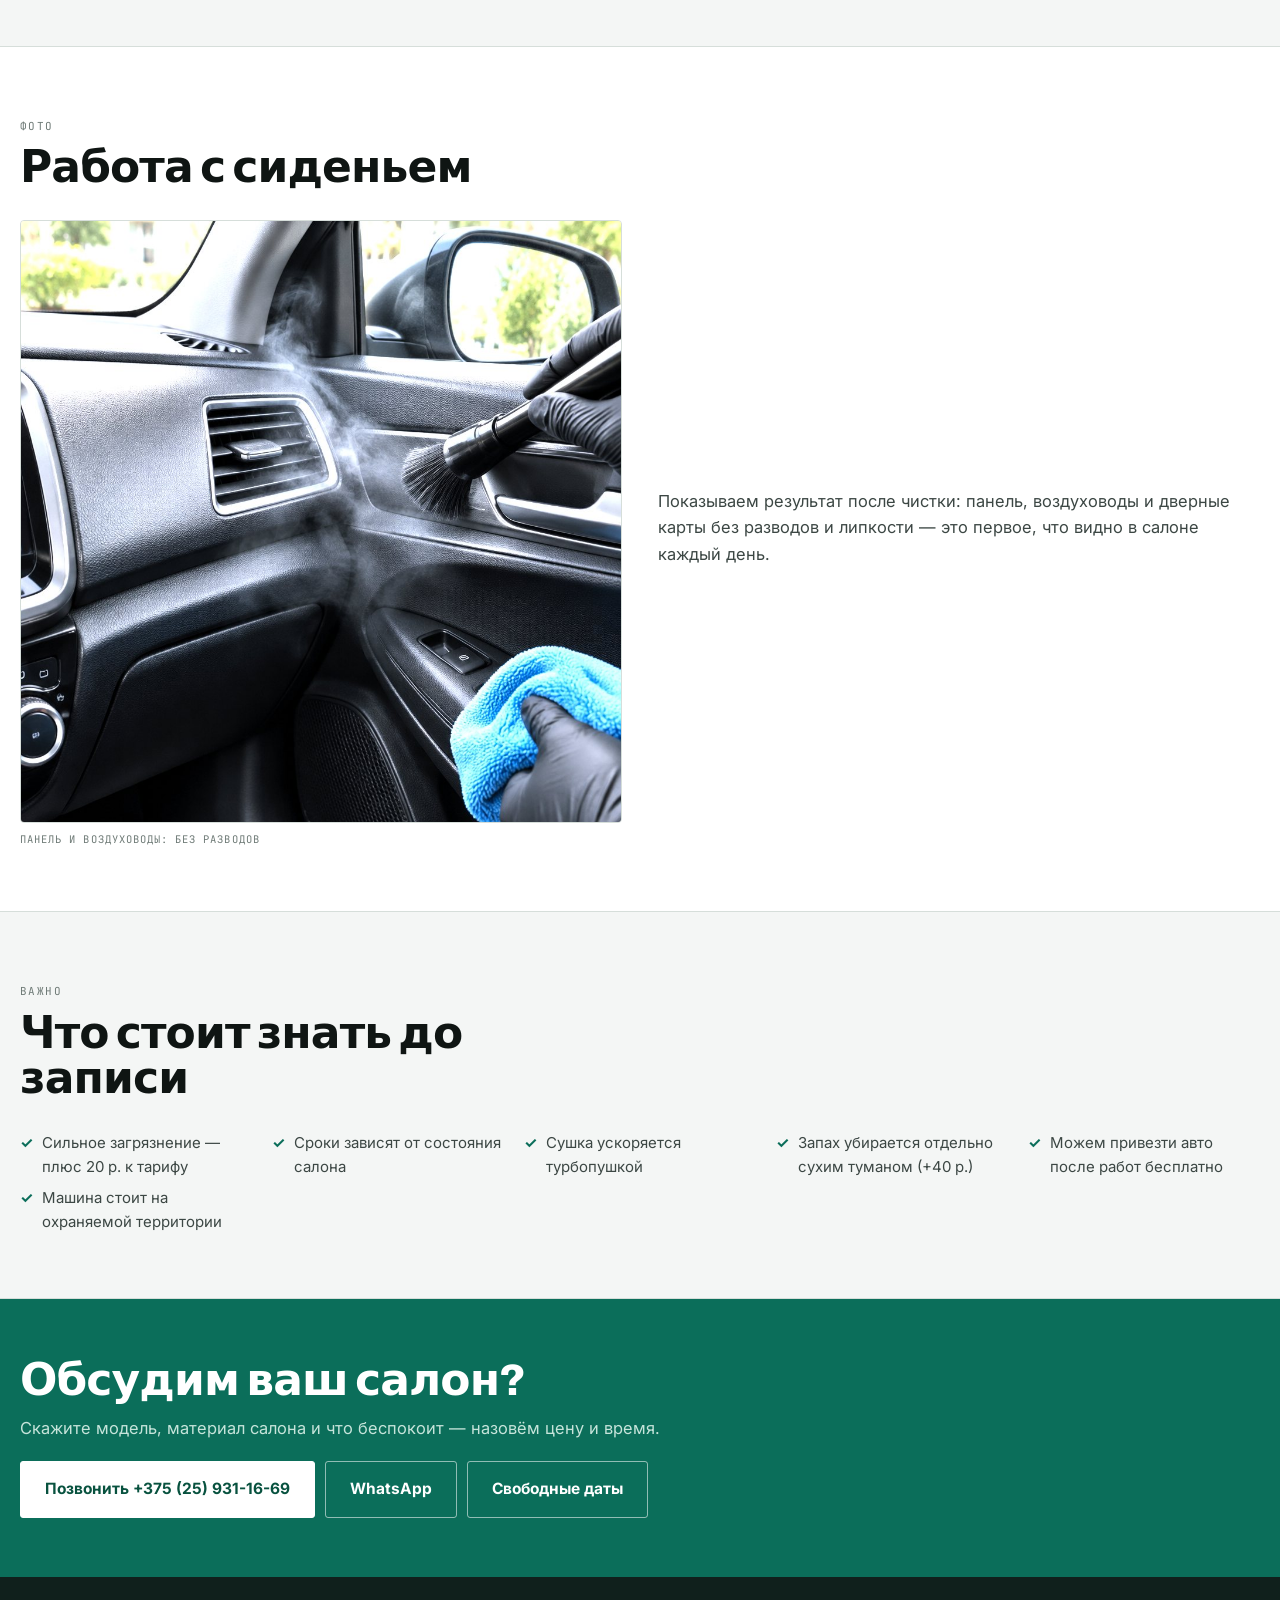
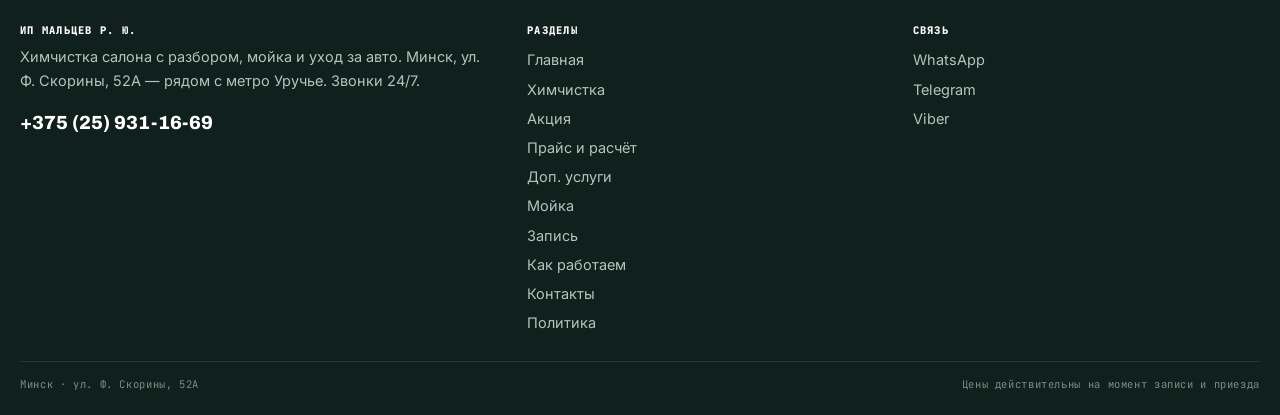
<file: himchistka.html>
<!doctype html><html lang="ru"><head><meta charset="utf-8">
<meta name="viewport" content="width=device-width,initial-scale=1">
<title>Химчистка салона с разбором — все элементы, Минск</title><meta name="description" content="Химчистка всего салона и багажника с разбором: сиденья, панель, карты, потолок, ремни, пол, воздуховоды, стёкла. Уход за кожей и текстилем. Минск, Уручье.">
<meta property="og:title" content="Химчистка салона с разбором — все элементы, Минск"><meta property="og:description" content="Химчистка всего салона и багажника с разбором: сиденья, панель, карты, потолок, ремни, пол, воздуховоды, стёкла. Уход за кожей и текстилем. Минск, Уручье."><meta property="og:type" content="website">
<link rel="preconnect" href="https://fonts.googleapis.com"><link rel="preconnect" href="https://fonts.gstatic.com" crossorigin>
<link href="https://fonts.googleapis.com/css2?family=Archivo:wght@600;700;800&family=Inter:wght@400;500;600&family=JetBrains+Mono:wght@400;500&display=swap" rel="stylesheet">
<style>
:root{--paper:#F4F6F5;--ink:#0F1513;--ink2:#3C4744;--muted:#6F7B77;--line:#D6DEDA;--line2:#B9C4BF;
--em:#0B6E5A;--em-d:#08523F;--sand:#E9DFCB;--gold:#9C7630;--deep:#10201C}
*{box-sizing:border-box}
body{margin:0;background:var(--paper);color:var(--ink);font:16.5px/1.6 Inter,system-ui,sans-serif;overflow-x:hidden}
img{max-width:100%;display:block}
a{color:inherit;text-decoration:none}
button{font:inherit;color:inherit;background:none;border:0;cursor:pointer}
h1,h2,h3,h4{margin:0;font-family:Archivo,system-ui,sans-serif;font-weight:800;line-height:1.03;letter-spacing:-.02em;overflow-wrap:anywhere}
h1{font-size:clamp(34px,5.2vw,66px)}
h2{font-size:clamp(25px,3.5vw,44px)}
p{margin:0 0 13px;overflow-wrap:break-word}
.wrap{width:min(1240px,100% - 36px);margin:0 auto}
.btn{display:inline-flex;align-items:center;justify-content:center;gap:9px;padding:15px 24px;border-radius:3px;font-weight:700;font-size:15.5px;border:1.5px solid transparent;transition:.15s}
.btn--p{background:var(--em);color:#fff;border-color:var(--em)}.btn--p:hover{background:var(--em-d);border-color:var(--em-d)}
.btn--s{background:transparent;color:var(--ink);border-color:var(--line2)}.btn--s:hover{border-color:var(--ink)}
</style>
<link rel="stylesheet" href="assets/css/site.v1.css"></head><body>
<div class="top"><div class="wrap"><span><i></i>Химчистка салона · мойка · Минск, Уручье · приём звонков 24/7</span><a href="tel:+375259311669">+375 (25) 931-16-69</a></div></div>
<header class="hd"><div class="wrap hd__in">
<a class="logo" href="index.html"><b>М</b><span>Мальцев<small>химчистка салона · Минск</small></span></a>
<nav class="nav"><a href="index.html">Главная</a><a href="himchistka.html" class="on">Химчистка</a><a href="akciya.html">Акция</a><a href="price.html">Прайс и расчёт</a><a href="dopuslugi.html">Доп. услуги</a><a href="moyka.html">Мойка</a><a href="zapisi.html">Запись</a></nav><a class="hd__tel" href="tel:+375259311669">+375 (25) 931-16-69</a>
<button class="burger" id="burger" aria-label="Меню" aria-expanded="false"><span></span><span></span><span></span></button>
</div></header>
<div class="strip"><div class="wrap strip__in"><a href="index.html">Главная</a><a href="himchistka.html" aria-current="page">Химчистка</a><a href="akciya.html">Акция</a><a href="price.html">Прайс и расчёт</a><a href="dopuslugi.html">Доп. услуги</a><a href="moyka.html">Мойка</a><a href="zapisi.html">Запись</a><a href="process.html">Как работаем</a><a href="kontakty.html">Контакты</a><a href="politika.html">Политика</a></div></div>
<div class="drw" id="drawer" role="dialog" aria-modal="true" aria-label="Меню"><div class="drw__top"><b>Меню</b><button class="drw__x" id="drawerClose" aria-label="Закрыть">×</button></div>
<nav><a href="index.html">Главная</a><a href="himchistka.html">Химчистка</a><a href="akciya.html">Акция</a><a href="price.html">Прайс и расчёт</a><a href="dopuslugi.html">Доп. услуги</a><a href="moyka.html">Мойка</a><a href="zapisi.html">Запись</a><a href="process.html">Как работаем</a><a href="kontakty.html">Контакты</a><a href="politika.html">Политика</a></nav><div class="drw__c"><a class="btn btn--p" href="tel:+375259311669">Позвонить</a><a class="btn btn--s" href="https://wa.me/375259311669" target="_blank" rel="noopener">WhatsApp</a></div></div>
<main><section class="ph"><div class="wrap"><span class="mono">Химчистка</span><h1 style="margin-top:9px">Химчистка салона с разбором</h1><p>Максимальная чистота достигается только разбором: грязь и солевые отложения убираются из стыков, швов и креплений, а не с поверхности.</p></div></section><section class="sec sec--alt"><div class="wrap"><div class="sec__head"><div><span class="mono">Состав работ</span><h2 style="margin-top:8px">Что входит в комплекс</h2></div><p></p></div><div class="rows"><div class="row"><b>Сиденья</b><span>Пылесос, химчистка, уход за кожей: кондиционер и лосьон</span><i>включено</i></div><div class="row"><b>Приборная панель</b><span>Химчистка, чистка воздуховодов, уход за пластиком</span><i>включено</i></div><div class="row"><b>Дверные карты</b><span>Химчистка с доступом к стыкам и ручкам</span><i>включено</i></div><div class="row"><b>Ремни безопасности</b><span>Химчистка ленты и направляющих</span><i>включено</i></div><div class="row"><b>Потолок</b><span>Аккуратная чистка без разводов и заломов</span><i>включено</i></div><div class="row"><b>Пол и ковролин</b><span>Пылесос, удаление плесени и солевых отложений</span><i>включено</i></div><div class="row"><b>Багажник</b><span>Пылесос и химчистка полностью</span><i>включено</i></div><div class="row"><b>Стёкла</b><span>Мойка стёкол изнутри</span><i>включено</i></div></div></div></section><section class="sec "><div class="wrap"><div class="sec__head"><div><span class="mono">Материалы</span><h2 style="margin-top:8px">Кожа и текстиль — по-разному</h2></div><p>Один и тот же состав не подходит и для кожи, и для ткани: подбираем химию под материал.</p></div><div class="cards"><div class="card"><h3>Кожа</h3><p>Чистка с последующим кондиционированием: кожа не пересыхает и не трескается.</p></div><div class="card"><h3>Текстиль</h3><p>Экстракторная чистка с вытяжкой: грязь вымывается из волокон вместе с водой.</p></div><div class="card"><h3>Комбинированный салон</h3><p>Разные составы на разных участках, с защитой вставок.</p></div><div class="card"><h3>Пластик и воздуховоды</h3><p>Отдельные средства и щётки: без белых разводов после высыхания.</p></div></div></div></section><section class="sec sec--alt"><div class="wrap"><div class="sec__head"><div><span class="mono">Фото</span><h2 style="margin-top:8px">Работа с сиденьем</h2></div><p></p></div><div class="split"><figure><img src="assets/img/detail.jpg" alt="Чистка панели и воздуховодов щёткой" loading="lazy"><figcaption>Панель и воздуховоды: без разводов</figcaption></figure><div><p style="color:var(--ink2)">Показываем результат после чистки: панель, воздуховоды и дверные карты без разводов и липкости — это первое, что видно в салоне каждый день.</p></div></div></div></section><section class="sec "><div class="wrap"><div class="sec__head"><div><span class="mono">Важно</span><h2 style="margin-top:8px">Что стоит знать до записи</h2></div><p></p></div><ul class="chk"><li>Сильное загрязнение — плюс 20 р. к тарифу</li><li>Сроки зависят от состояния салона</li><li>Сушка ускоряется турбопушкой</li><li>Запах убирается отдельно сухим туманом (+40 р.)</li><li>Можем привезти авто после работ бесплатно</li><li>Машина стоит на охраняемой территории</li></ul></div></section><section class="cta"><div class="wrap"><h2>Обсудим ваш салон?</h2><p>Скажите модель, материал салона и что беспокоит — назовём цену и время.</p><div class="cta__a"><a class="btn btn--p" href="tel:+375259311669">Позвонить +375 (25) 931-16-69</a><a class="btn btn--s" href="https://wa.me/375259311669" target="_blank" rel="noopener">WhatsApp</a><a class="btn btn--s" href="zapisi.html">Свободные даты</a></div></div></section></main>
<footer class="ft"><div class="wrap"><div class="ft__g">
<div><h4>ИП Мальцев Р. Ю.</h4><p>Химчистка салона с разбором, мойка и уход за авто. Минск, ул. Ф. Скорины, 52А — рядом с метро Уручье. Звонки 24/7.</p>
<a class="ft__tel" href="tel:+375259311669">+375 (25) 931-16-69</a></div>
<div><h4>Разделы</h4><a href="index.html">Главная</a><a href="himchistka.html">Химчистка</a><a href="akciya.html">Акция</a><a href="price.html">Прайс и расчёт</a><a href="dopuslugi.html">Доп. услуги</a><a href="moyka.html">Мойка</a><a href="zapisi.html">Запись</a><a href="process.html">Как работаем</a><a href="kontakty.html">Контакты</a><a href="politika.html">Политика</a></div>
<div><h4>Связь</h4><a href="https://wa.me/375259311669" target="_blank" rel="noopener">WhatsApp</a><a href="https://t.me/+375259311669" target="_blank" rel="noopener">Telegram</a><a href="viber://chat?number=%2B375259311669">Viber</a></div>
</div><div class="ft__bot"><span>Минск · ул. Ф. Скорины, 52А</span><span>Цены действительны на момент записи и приезда</span></div></div></footer>
<div class="mbar"><a href="tel:+375259311669"><b>Позвонить</b></a><a href="https://wa.me/375259311669" target="_blank" rel="noopener"><b>WhatsApp</b></a><a href="viber://chat?number=%2B375259311669"><b>Viber</b></a><a href="https://t.me/+375259311669" target="_blank" rel="noopener"><b>Telegram</b></a></div>
<script src="assets/js/main.v1.js" defer></script></body></html>
</file>
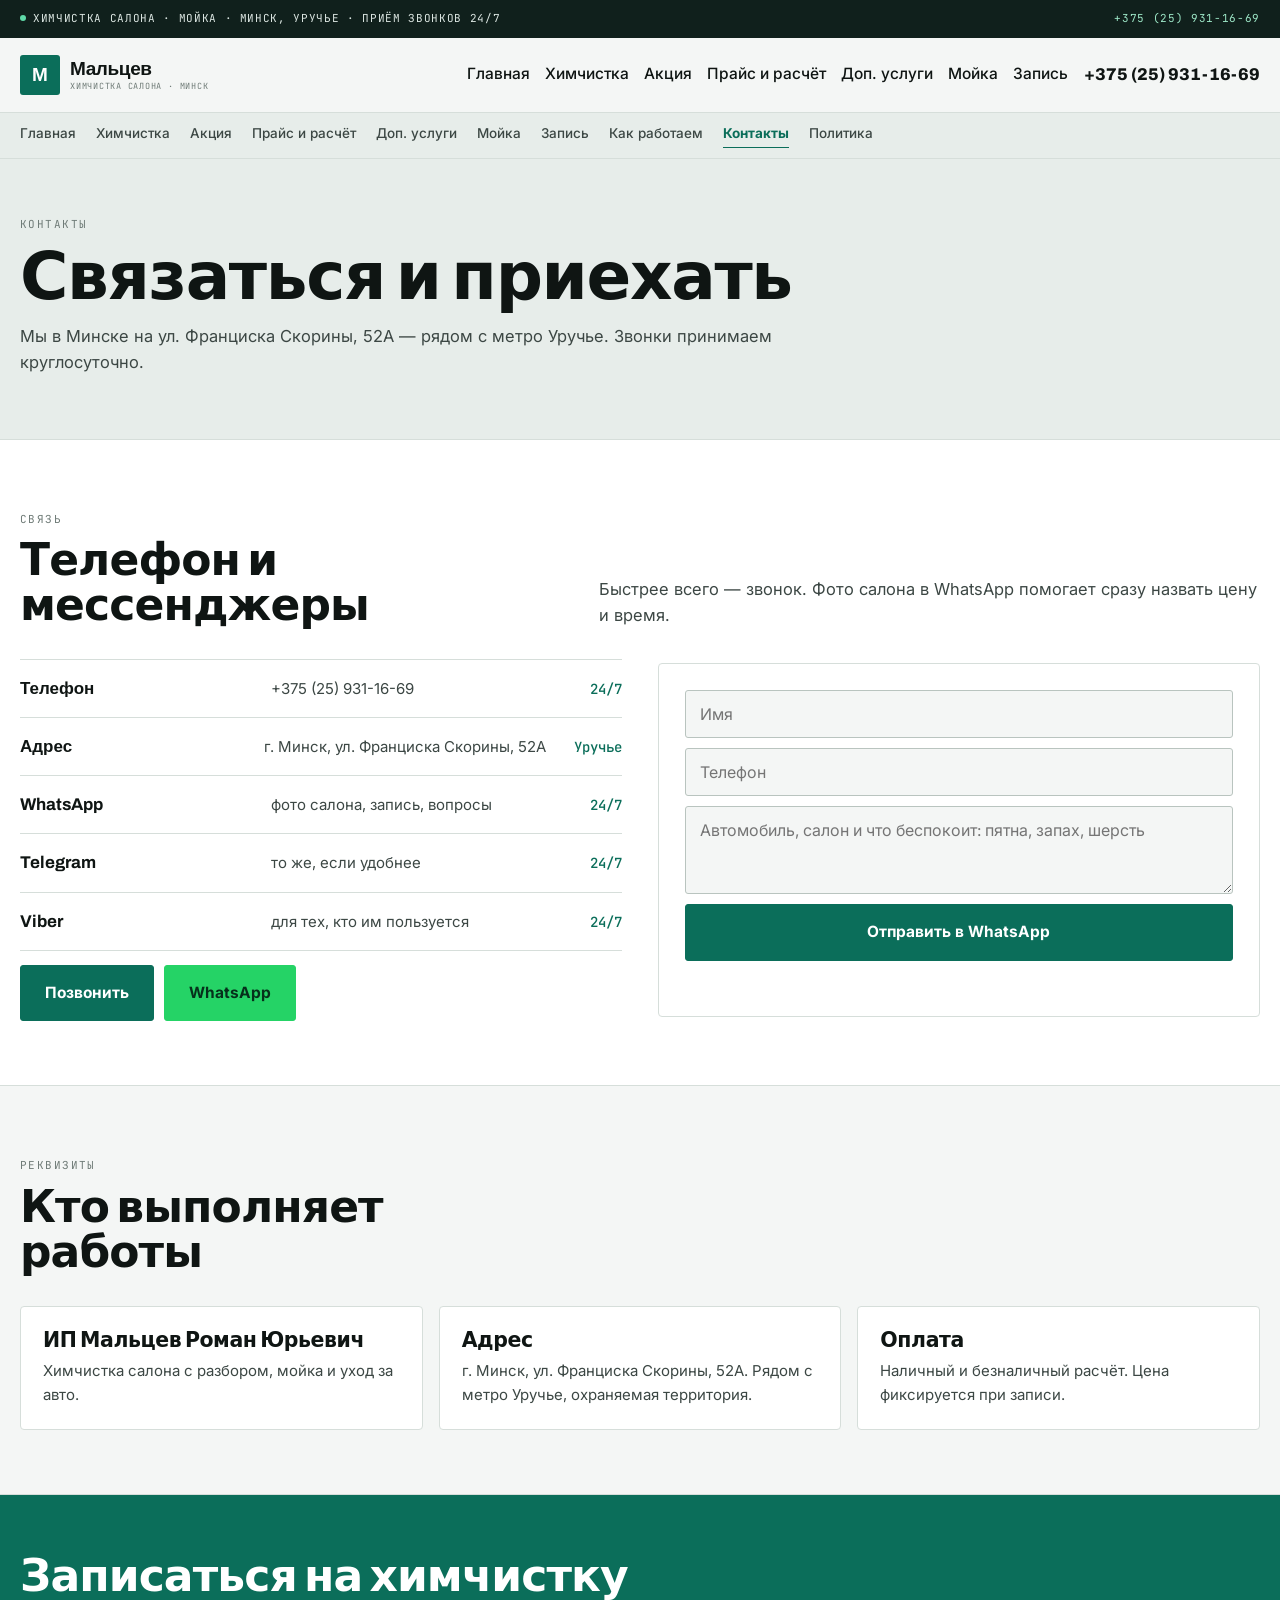
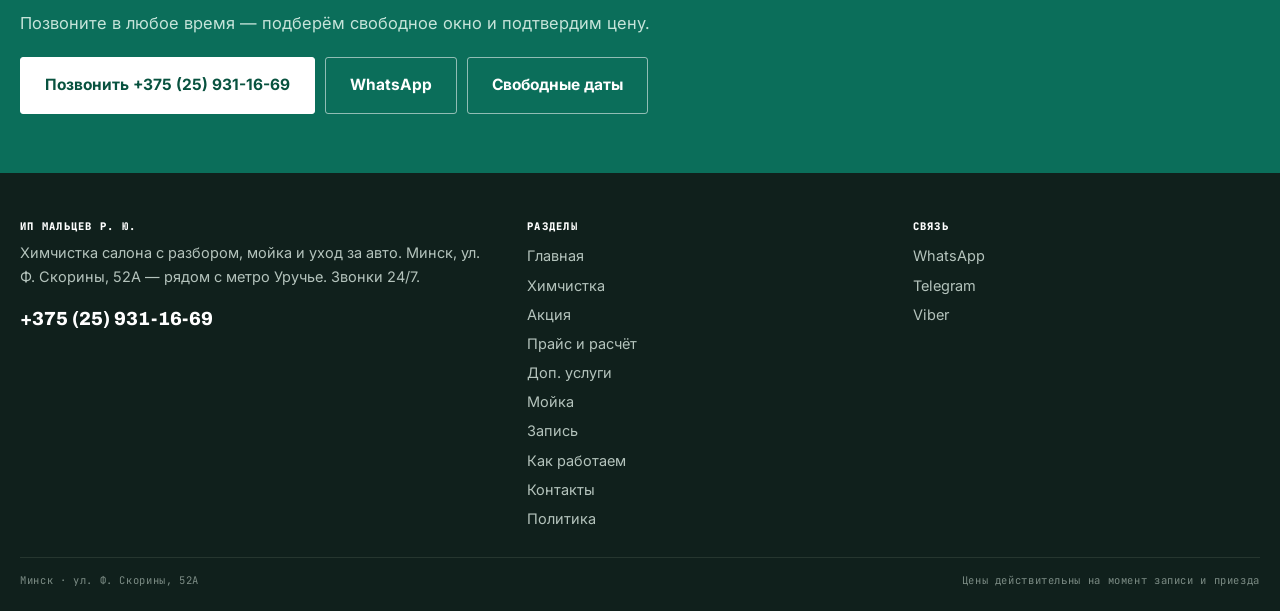
<file: kontakty.html>
<!doctype html><html lang="ru"><head><meta charset="utf-8">
<meta name="viewport" content="width=device-width,initial-scale=1">
<title>Контакты — химчистка салона, Минск, ул. Ф. Скорины 52А</title><meta name="description" content="ИП Мальцев Р. Ю.: +375 (25) 931-16-69. Химчистка салона, мойка и уход. г. Минск, ул. Франциска Скорины, 52А, рядом с метро Уручье. Звонки 24/7.">
<meta property="og:title" content="Контакты — химчистка салона, Минск, ул. Ф. Скорины 52А"><meta property="og:description" content="ИП Мальцев Р. Ю.: +375 (25) 931-16-69. Химчистка салона, мойка и уход. г. Минск, ул. Франциска Скорины, 52А, рядом с метро Уручье. Звонки 24/7."><meta property="og:type" content="website">
<link rel="preconnect" href="https://fonts.googleapis.com"><link rel="preconnect" href="https://fonts.gstatic.com" crossorigin>
<link href="https://fonts.googleapis.com/css2?family=Archivo:wght@600;700;800&family=Inter:wght@400;500;600&family=JetBrains+Mono:wght@400;500&display=swap" rel="stylesheet">
<style>
:root{--paper:#F4F6F5;--ink:#0F1513;--ink2:#3C4744;--muted:#6F7B77;--line:#D6DEDA;--line2:#B9C4BF;
--em:#0B6E5A;--em-d:#08523F;--sand:#E9DFCB;--gold:#9C7630;--deep:#10201C}
*{box-sizing:border-box}
body{margin:0;background:var(--paper);color:var(--ink);font:16.5px/1.6 Inter,system-ui,sans-serif;overflow-x:hidden}
img{max-width:100%;display:block}
a{color:inherit;text-decoration:none}
button{font:inherit;color:inherit;background:none;border:0;cursor:pointer}
h1,h2,h3,h4{margin:0;font-family:Archivo,system-ui,sans-serif;font-weight:800;line-height:1.03;letter-spacing:-.02em;overflow-wrap:anywhere}
h1{font-size:clamp(34px,5.2vw,66px)}
h2{font-size:clamp(25px,3.5vw,44px)}
p{margin:0 0 13px;overflow-wrap:break-word}
.wrap{width:min(1240px,100% - 36px);margin:0 auto}
.btn{display:inline-flex;align-items:center;justify-content:center;gap:9px;padding:15px 24px;border-radius:3px;font-weight:700;font-size:15.5px;border:1.5px solid transparent;transition:.15s}
.btn--p{background:var(--em);color:#fff;border-color:var(--em)}.btn--p:hover{background:var(--em-d);border-color:var(--em-d)}
.btn--s{background:transparent;color:var(--ink);border-color:var(--line2)}.btn--s:hover{border-color:var(--ink)}
</style>
<link rel="stylesheet" href="assets/css/site.v1.css"></head><body>
<div class="top"><div class="wrap"><span><i></i>Химчистка салона · мойка · Минск, Уручье · приём звонков 24/7</span><a href="tel:+375259311669">+375 (25) 931-16-69</a></div></div>
<header class="hd"><div class="wrap hd__in">
<a class="logo" href="index.html"><b>М</b><span>Мальцев<small>химчистка салона · Минск</small></span></a>
<nav class="nav"><a href="index.html">Главная</a><a href="himchistka.html">Химчистка</a><a href="akciya.html">Акция</a><a href="price.html">Прайс и расчёт</a><a href="dopuslugi.html">Доп. услуги</a><a href="moyka.html">Мойка</a><a href="zapisi.html">Запись</a></nav><a class="hd__tel" href="tel:+375259311669">+375 (25) 931-16-69</a>
<button class="burger" id="burger" aria-label="Меню" aria-expanded="false"><span></span><span></span><span></span></button>
</div></header>
<div class="strip"><div class="wrap strip__in"><a href="index.html">Главная</a><a href="himchistka.html">Химчистка</a><a href="akciya.html">Акция</a><a href="price.html">Прайс и расчёт</a><a href="dopuslugi.html">Доп. услуги</a><a href="moyka.html">Мойка</a><a href="zapisi.html">Запись</a><a href="process.html">Как работаем</a><a href="kontakty.html" aria-current="page">Контакты</a><a href="politika.html">Политика</a></div></div>
<div class="drw" id="drawer" role="dialog" aria-modal="true" aria-label="Меню"><div class="drw__top"><b>Меню</b><button class="drw__x" id="drawerClose" aria-label="Закрыть">×</button></div>
<nav><a href="index.html">Главная</a><a href="himchistka.html">Химчистка</a><a href="akciya.html">Акция</a><a href="price.html">Прайс и расчёт</a><a href="dopuslugi.html">Доп. услуги</a><a href="moyka.html">Мойка</a><a href="zapisi.html">Запись</a><a href="process.html">Как работаем</a><a href="kontakty.html">Контакты</a><a href="politika.html">Политика</a></nav><div class="drw__c"><a class="btn btn--p" href="tel:+375259311669">Позвонить</a><a class="btn btn--s" href="https://wa.me/375259311669" target="_blank" rel="noopener">WhatsApp</a></div></div>
<main><section class="ph"><div class="wrap"><span class="mono">Контакты</span><h1 style="margin-top:9px">Связаться и приехать</h1><p>Мы в Минске на ул. Франциска Скорины, 52А — рядом с метро Уручье. Звонки принимаем круглосуточно.</p></div></section><section class="sec sec--alt"><div class="wrap"><div class="sec__head"><div><span class="mono">Связь</span><h2 style="margin-top:8px">Телефон и мессенджеры</h2></div><p>Быстрее всего — звонок. Фото салона в WhatsApp помогает сразу назвать цену и время.</p></div><div class="split"><div><div class="rows"><div class="row"><b>Телефон</b><span>+375 (25) 931-16-69</span><i>24/7</i></div><div class="row"><b>Адрес</b><span>г. Минск, ул. Франциска Скорины, 52А</span><i>Уручье</i></div><div class="row"><b>WhatsApp</b><span>фото салона, запись, вопросы</span><i>24/7</i></div><div class="row"><b>Telegram</b><span>то же, если удобнее</span><i>24/7</i></div><div class="row"><b>Viber</b><span>для тех, кто им пользуется</span><i>24/7</i></div></div><div style="display:flex;gap:10px;flex-wrap:wrap;margin-top:14px"><a class="btn btn--p" href="tel:+375259311669">Позвонить</a><a class="btn btn--w" href="https://wa.me/375259311669" target="_blank" rel="noopener">WhatsApp</a></div></div><div><form class="form" novalidate><input name="name" placeholder="Имя" autocomplete="name"><input name="phone" type="tel" placeholder="Телефон" autocomplete="tel" inputmode="tel"><textarea name="msg" placeholder="Автомобиль, салон и что беспокоит: пятна, запах, шерсть"></textarea><button class="btn btn--p" type="submit">Отправить в WhatsApp</button><div class="msg" id="formMsg" role="status"></div></form></div></div></div></section><section class="sec "><div class="wrap"><div class="sec__head"><div><span class="mono">Реквизиты</span><h2 style="margin-top:8px">Кто выполняет работы</h2></div><p></p></div><div class="cards"><div class="card"><h3>ИП Мальцев Роман Юрьевич</h3><p>Химчистка салона с разбором, мойка и уход за авто.</p></div><div class="card"><h3>Адрес</h3><p>г. Минск, ул. Франциска Скорины, 52А. Рядом с метро Уручье, охраняемая территория.</p></div><div class="card"><h3>Оплата</h3><p>Наличный и безналичный расчёт. Цена фиксируется при записи.</p></div></div></div></section><section class="cta"><div class="wrap"><h2>Записаться на химчистку</h2><p>Позвоните в любое время — подберём свободное окно и подтвердим цену.</p><div class="cta__a"><a class="btn btn--p" href="tel:+375259311669">Позвонить +375 (25) 931-16-69</a><a class="btn btn--s" href="https://wa.me/375259311669" target="_blank" rel="noopener">WhatsApp</a><a class="btn btn--s" href="zapisi.html">Свободные даты</a></div></div></section></main>
<footer class="ft"><div class="wrap"><div class="ft__g">
<div><h4>ИП Мальцев Р. Ю.</h4><p>Химчистка салона с разбором, мойка и уход за авто. Минск, ул. Ф. Скорины, 52А — рядом с метро Уручье. Звонки 24/7.</p>
<a class="ft__tel" href="tel:+375259311669">+375 (25) 931-16-69</a></div>
<div><h4>Разделы</h4><a href="index.html">Главная</a><a href="himchistka.html">Химчистка</a><a href="akciya.html">Акция</a><a href="price.html">Прайс и расчёт</a><a href="dopuslugi.html">Доп. услуги</a><a href="moyka.html">Мойка</a><a href="zapisi.html">Запись</a><a href="process.html">Как работаем</a><a href="kontakty.html">Контакты</a><a href="politika.html">Политика</a></div>
<div><h4>Связь</h4><a href="https://wa.me/375259311669" target="_blank" rel="noopener">WhatsApp</a><a href="https://t.me/+375259311669" target="_blank" rel="noopener">Telegram</a><a href="viber://chat?number=%2B375259311669">Viber</a></div>
</div><div class="ft__bot"><span>Минск · ул. Ф. Скорины, 52А</span><span>Цены действительны на момент записи и приезда</span></div></div></footer>
<div class="mbar"><a href="tel:+375259311669"><b>Позвонить</b></a><a href="https://wa.me/375259311669" target="_blank" rel="noopener"><b>WhatsApp</b></a><a href="viber://chat?number=%2B375259311669"><b>Viber</b></a><a href="https://t.me/+375259311669" target="_blank" rel="noopener"><b>Telegram</b></a></div>
<script src="assets/js/main.v1.js" defer></script></body></html>
</file>
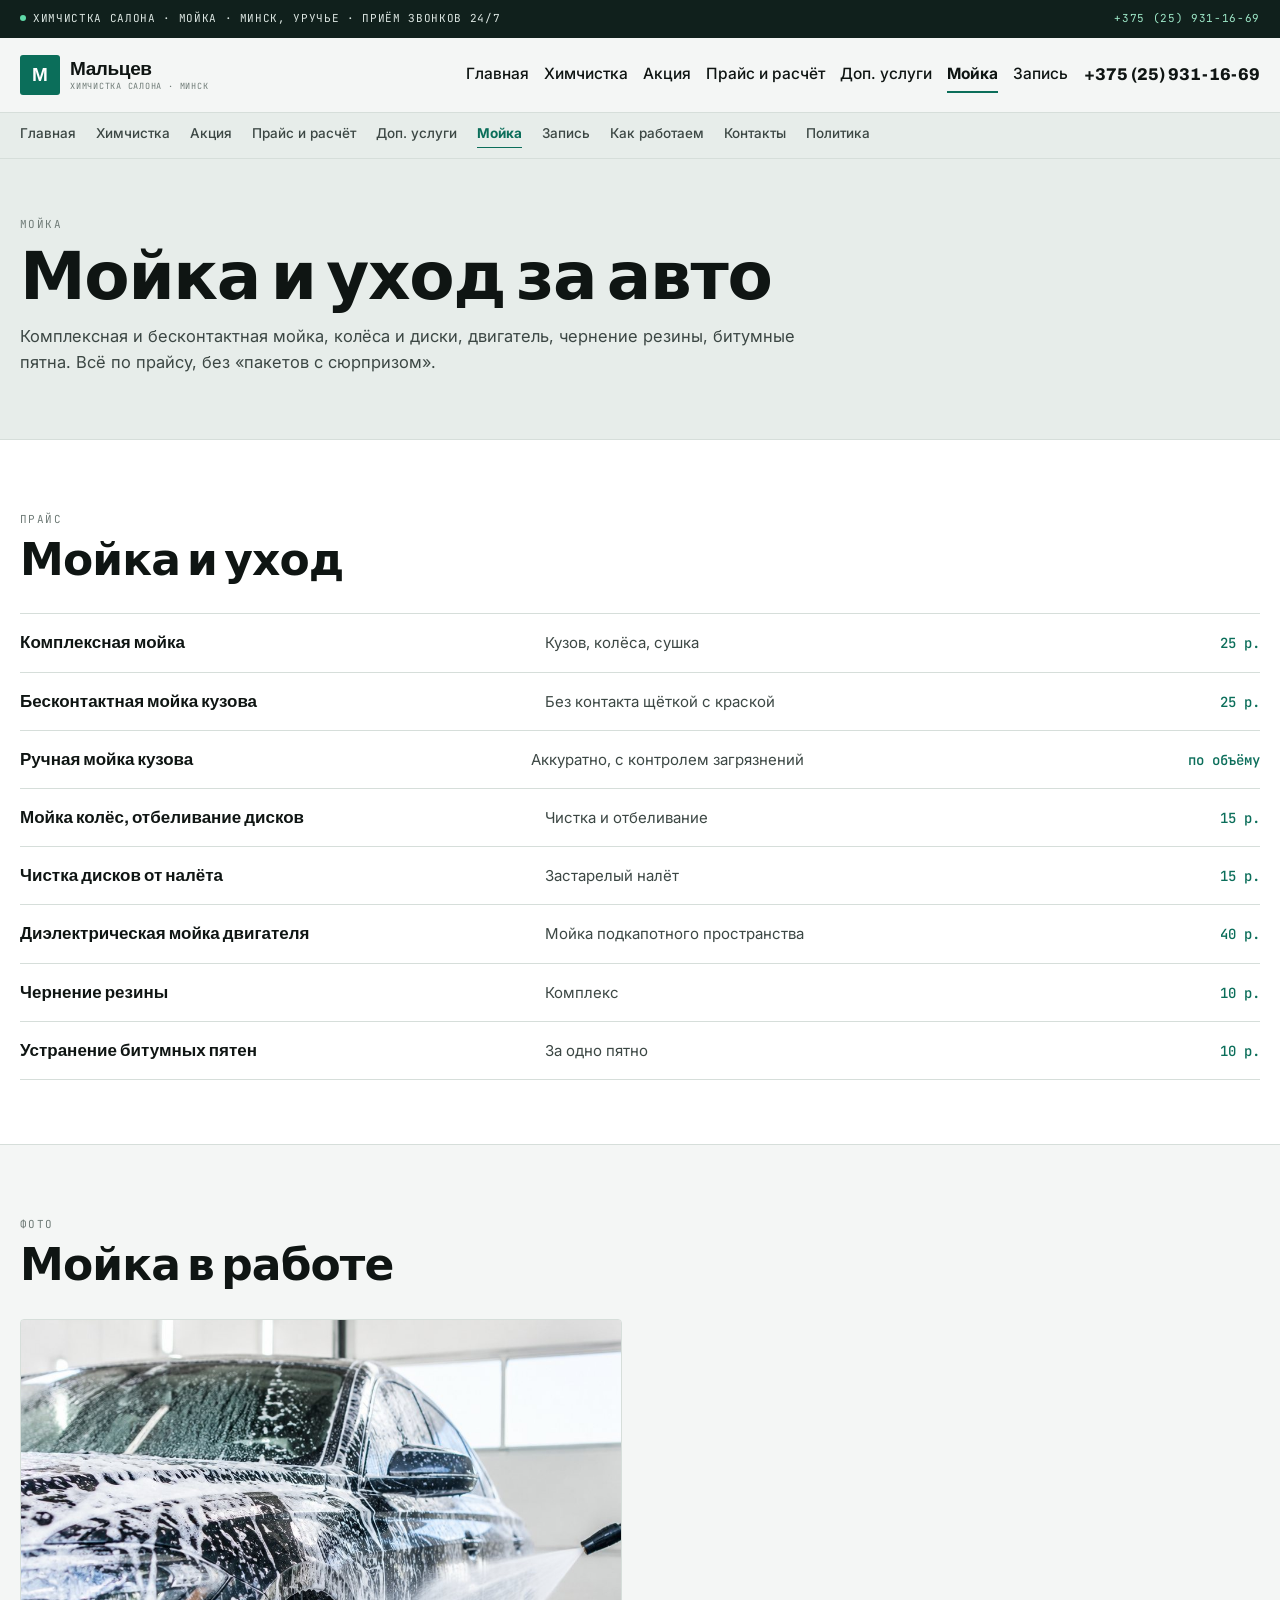
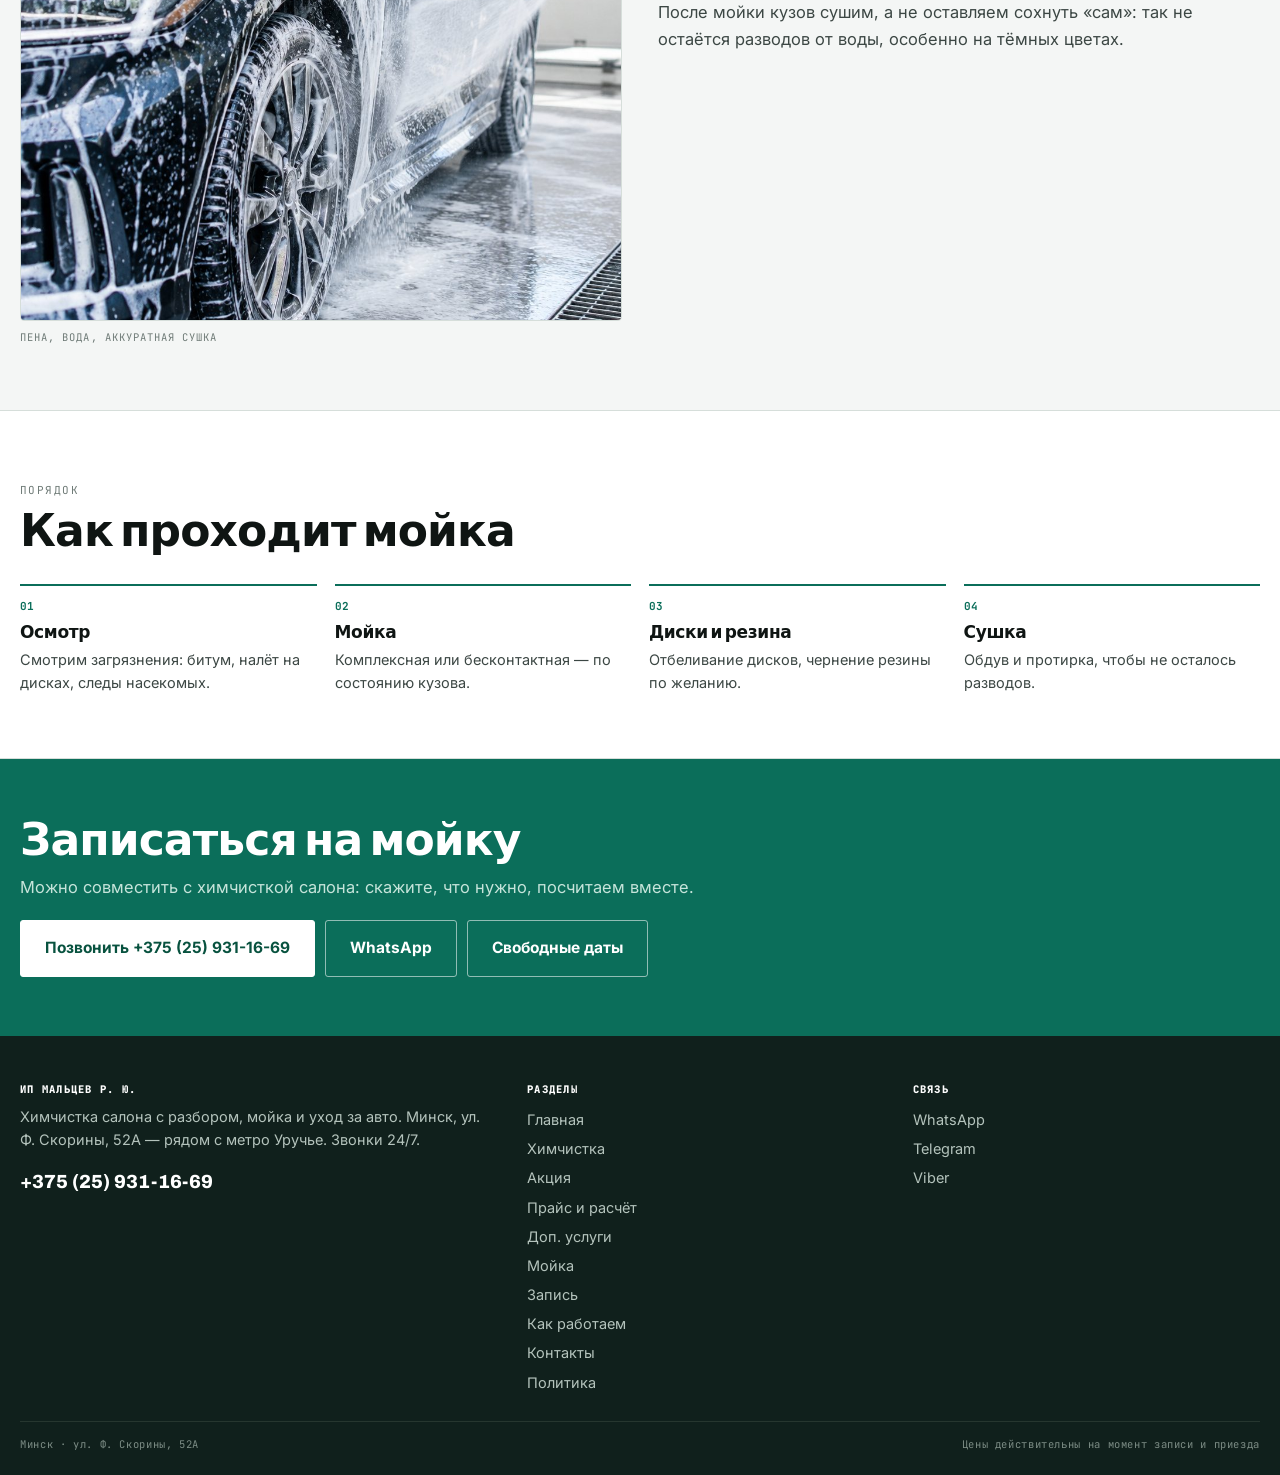
<file: moyka.html>
<!doctype html><html lang="ru"><head><meta charset="utf-8">
<meta name="viewport" content="width=device-width,initial-scale=1">
<title>Мойка авто: комплексная, бесконтактная, двигатель — Минск</title><meta name="description" content="Мойка и уход: комплексная мойка 25 р., бесконтактная мойка кузова, мойка колёс и дисков, диэлектрическая мойка двигателя 40 р., чернение резины 10 р.">
<meta property="og:title" content="Мойка авто: комплексная, бесконтактная, двигатель — Минск"><meta property="og:description" content="Мойка и уход: комплексная мойка 25 р., бесконтактная мойка кузова, мойка колёс и дисков, диэлектрическая мойка двигателя 40 р., чернение резины 10 р."><meta property="og:type" content="website">
<link rel="preconnect" href="https://fonts.googleapis.com"><link rel="preconnect" href="https://fonts.gstatic.com" crossorigin>
<link href="https://fonts.googleapis.com/css2?family=Archivo:wght@600;700;800&family=Inter:wght@400;500;600&family=JetBrains+Mono:wght@400;500&display=swap" rel="stylesheet">
<style>
:root{--paper:#F4F6F5;--ink:#0F1513;--ink2:#3C4744;--muted:#6F7B77;--line:#D6DEDA;--line2:#B9C4BF;
--em:#0B6E5A;--em-d:#08523F;--sand:#E9DFCB;--gold:#9C7630;--deep:#10201C}
*{box-sizing:border-box}
body{margin:0;background:var(--paper);color:var(--ink);font:16.5px/1.6 Inter,system-ui,sans-serif;overflow-x:hidden}
img{max-width:100%;display:block}
a{color:inherit;text-decoration:none}
button{font:inherit;color:inherit;background:none;border:0;cursor:pointer}
h1,h2,h3,h4{margin:0;font-family:Archivo,system-ui,sans-serif;font-weight:800;line-height:1.03;letter-spacing:-.02em;overflow-wrap:anywhere}
h1{font-size:clamp(34px,5.2vw,66px)}
h2{font-size:clamp(25px,3.5vw,44px)}
p{margin:0 0 13px;overflow-wrap:break-word}
.wrap{width:min(1240px,100% - 36px);margin:0 auto}
.btn{display:inline-flex;align-items:center;justify-content:center;gap:9px;padding:15px 24px;border-radius:3px;font-weight:700;font-size:15.5px;border:1.5px solid transparent;transition:.15s}
.btn--p{background:var(--em);color:#fff;border-color:var(--em)}.btn--p:hover{background:var(--em-d);border-color:var(--em-d)}
.btn--s{background:transparent;color:var(--ink);border-color:var(--line2)}.btn--s:hover{border-color:var(--ink)}
</style>
<link rel="stylesheet" href="assets/css/site.v1.css"></head><body>
<div class="top"><div class="wrap"><span><i></i>Химчистка салона · мойка · Минск, Уручье · приём звонков 24/7</span><a href="tel:+375259311669">+375 (25) 931-16-69</a></div></div>
<header class="hd"><div class="wrap hd__in">
<a class="logo" href="index.html"><b>М</b><span>Мальцев<small>химчистка салона · Минск</small></span></a>
<nav class="nav"><a href="index.html">Главная</a><a href="himchistka.html">Химчистка</a><a href="akciya.html">Акция</a><a href="price.html">Прайс и расчёт</a><a href="dopuslugi.html">Доп. услуги</a><a href="moyka.html" class="on">Мойка</a><a href="zapisi.html">Запись</a></nav><a class="hd__tel" href="tel:+375259311669">+375 (25) 931-16-69</a>
<button class="burger" id="burger" aria-label="Меню" aria-expanded="false"><span></span><span></span><span></span></button>
</div></header>
<div class="strip"><div class="wrap strip__in"><a href="index.html">Главная</a><a href="himchistka.html">Химчистка</a><a href="akciya.html">Акция</a><a href="price.html">Прайс и расчёт</a><a href="dopuslugi.html">Доп. услуги</a><a href="moyka.html" aria-current="page">Мойка</a><a href="zapisi.html">Запись</a><a href="process.html">Как работаем</a><a href="kontakty.html">Контакты</a><a href="politika.html">Политика</a></div></div>
<div class="drw" id="drawer" role="dialog" aria-modal="true" aria-label="Меню"><div class="drw__top"><b>Меню</b><button class="drw__x" id="drawerClose" aria-label="Закрыть">×</button></div>
<nav><a href="index.html">Главная</a><a href="himchistka.html">Химчистка</a><a href="akciya.html">Акция</a><a href="price.html">Прайс и расчёт</a><a href="dopuslugi.html">Доп. услуги</a><a href="moyka.html">Мойка</a><a href="zapisi.html">Запись</a><a href="process.html">Как работаем</a><a href="kontakty.html">Контакты</a><a href="politika.html">Политика</a></nav><div class="drw__c"><a class="btn btn--p" href="tel:+375259311669">Позвонить</a><a class="btn btn--s" href="https://wa.me/375259311669" target="_blank" rel="noopener">WhatsApp</a></div></div>
<main><section class="ph"><div class="wrap"><span class="mono">Мойка</span><h1 style="margin-top:9px">Мойка и уход за авто</h1><p>Комплексная и бесконтактная мойка, колёса и диски, двигатель, чернение резины, битумные пятна. Всё по прайсу, без «пакетов с сюрпризом».</p></div></section><section class="sec sec--alt"><div class="wrap"><div class="sec__head"><div><span class="mono">Прайс</span><h2 style="margin-top:8px">Мойка и уход</h2></div><p></p></div><div class="rows"><div class="row"><b>Комплексная мойка</b><span>Кузов, колёса, сушка</span><i>25 р.</i></div><div class="row"><b>Бесконтактная мойка кузова</b><span>Без контакта щёткой с краской</span><i>25 р.</i></div><div class="row"><b>Ручная мойка кузова</b><span>Аккуратно, с контролем загрязнений</span><i>по объёму</i></div><div class="row"><b>Мойка колёс, отбеливание дисков</b><span>Чистка и отбеливание</span><i>15 р.</i></div><div class="row"><b>Чистка дисков от налёта</b><span>Застарелый налёт</span><i>15 р.</i></div><div class="row"><b>Диэлектрическая мойка двигателя</b><span>Мойка подкапотного пространства</span><i>40 р.</i></div><div class="row"><b>Чернение резины</b><span>Комплекс</span><i>10 р.</i></div><div class="row"><b>Устранение битумных пятен</b><span>За одно пятно</span><i>10 р.</i></div></div></div></section><section class="sec "><div class="wrap"><div class="sec__head"><div><span class="mono">Фото</span><h2 style="margin-top:8px">Мойка в работе</h2></div><p></p></div><div class="split"><figure><img src="assets/img/wash.jpg" alt="Автомобиль в пене в чистом мойщицком боксе" loading="lazy"><figcaption>Пена, вода, аккуратная сушка</figcaption></figure><div><p style="color:var(--ink2)">После мойки кузов сушим, а не оставляем сохнуть «сам»: так не остаётся разводов от воды, особенно на тёмных цветах.</p></div></div></div></section><section class="sec sec--alt"><div class="wrap"><div class="sec__head"><div><span class="mono">Порядок</span><h2 style="margin-top:8px">Как проходит мойка</h2></div><p></p></div><div class="steps"><div class="step"><b>01</b><h3>Осмотр</h3><p>Смотрим загрязнения: битум, налёт на дисках, следы насекомых.</p></div><div class="step"><b>02</b><h3>Мойка</h3><p>Комплексная или бесконтактная — по состоянию кузова.</p></div><div class="step"><b>03</b><h3>Диски и резина</h3><p>Отбеливание дисков, чернение резины по желанию.</p></div><div class="step"><b>04</b><h3>Сушка</h3><p>Обдув и протирка, чтобы не осталось разводов.</p></div></div></div></section><section class="cta"><div class="wrap"><h2>Записаться на мойку</h2><p>Можно совместить с химчисткой салона: скажите, что нужно, посчитаем вместе.</p><div class="cta__a"><a class="btn btn--p" href="tel:+375259311669">Позвонить +375 (25) 931-16-69</a><a class="btn btn--s" href="https://wa.me/375259311669" target="_blank" rel="noopener">WhatsApp</a><a class="btn btn--s" href="zapisi.html">Свободные даты</a></div></div></section></main>
<footer class="ft"><div class="wrap"><div class="ft__g">
<div><h4>ИП Мальцев Р. Ю.</h4><p>Химчистка салона с разбором, мойка и уход за авто. Минск, ул. Ф. Скорины, 52А — рядом с метро Уручье. Звонки 24/7.</p>
<a class="ft__tel" href="tel:+375259311669">+375 (25) 931-16-69</a></div>
<div><h4>Разделы</h4><a href="index.html">Главная</a><a href="himchistka.html">Химчистка</a><a href="akciya.html">Акция</a><a href="price.html">Прайс и расчёт</a><a href="dopuslugi.html">Доп. услуги</a><a href="moyka.html">Мойка</a><a href="zapisi.html">Запись</a><a href="process.html">Как работаем</a><a href="kontakty.html">Контакты</a><a href="politika.html">Политика</a></div>
<div><h4>Связь</h4><a href="https://wa.me/375259311669" target="_blank" rel="noopener">WhatsApp</a><a href="https://t.me/+375259311669" target="_blank" rel="noopener">Telegram</a><a href="viber://chat?number=%2B375259311669">Viber</a></div>
</div><div class="ft__bot"><span>Минск · ул. Ф. Скорины, 52А</span><span>Цены действительны на момент записи и приезда</span></div></div></footer>
<div class="mbar"><a href="tel:+375259311669"><b>Позвонить</b></a><a href="https://wa.me/375259311669" target="_blank" rel="noopener"><b>WhatsApp</b></a><a href="viber://chat?number=%2B375259311669"><b>Viber</b></a><a href="https://t.me/+375259311669" target="_blank" rel="noopener"><b>Telegram</b></a></div>
<script src="assets/js/main.v1.js" defer></script></body></html>
</file>
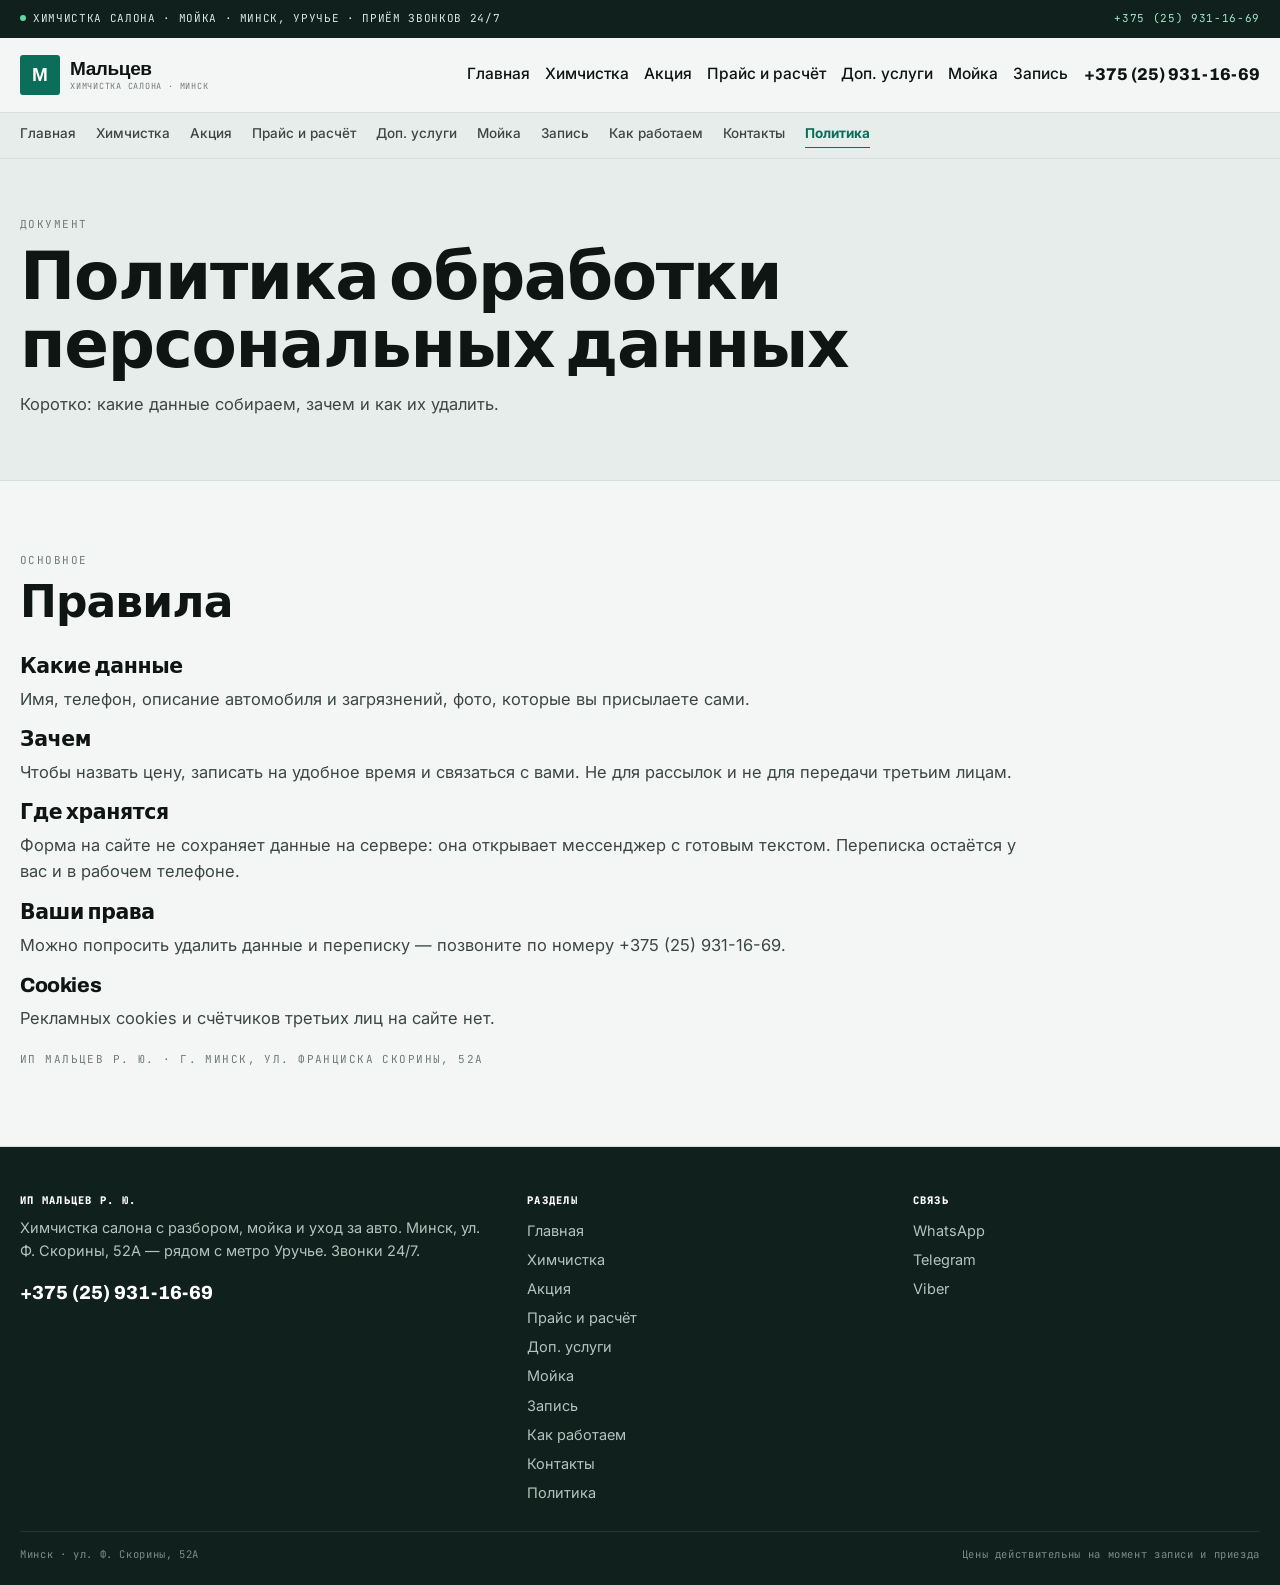
<file: politika.html>
<!doctype html><html lang="ru"><head><meta charset="utf-8">
<meta name="viewport" content="width=device-width,initial-scale=1">
<title>Политика обработки данных — ИП Мальцев Р. Ю.</title><meta name="description" content="Политика в отношении обработки персональных данных сайта химчистки салона: какие данные собираем, зачем и как удалить.">
<meta property="og:title" content="Политика обработки данных — ИП Мальцев Р. Ю."><meta property="og:description" content="Политика в отношении обработки персональных данных сайта химчистки салона: какие данные собираем, зачем и как удалить."><meta property="og:type" content="website">
<link rel="preconnect" href="https://fonts.googleapis.com"><link rel="preconnect" href="https://fonts.gstatic.com" crossorigin>
<link href="https://fonts.googleapis.com/css2?family=Archivo:wght@600;700;800&family=Inter:wght@400;500;600&family=JetBrains+Mono:wght@400;500&display=swap" rel="stylesheet">
<style>
:root{--paper:#F4F6F5;--ink:#0F1513;--ink2:#3C4744;--muted:#6F7B77;--line:#D6DEDA;--line2:#B9C4BF;
--em:#0B6E5A;--em-d:#08523F;--sand:#E9DFCB;--gold:#9C7630;--deep:#10201C}
*{box-sizing:border-box}
body{margin:0;background:var(--paper);color:var(--ink);font:16.5px/1.6 Inter,system-ui,sans-serif;overflow-x:hidden}
img{max-width:100%;display:block}
a{color:inherit;text-decoration:none}
button{font:inherit;color:inherit;background:none;border:0;cursor:pointer}
h1,h2,h3,h4{margin:0;font-family:Archivo,system-ui,sans-serif;font-weight:800;line-height:1.03;letter-spacing:-.02em;overflow-wrap:anywhere}
h1{font-size:clamp(34px,5.2vw,66px)}
h2{font-size:clamp(25px,3.5vw,44px)}
p{margin:0 0 13px;overflow-wrap:break-word}
.wrap{width:min(1240px,100% - 36px);margin:0 auto}
.btn{display:inline-flex;align-items:center;justify-content:center;gap:9px;padding:15px 24px;border-radius:3px;font-weight:700;font-size:15.5px;border:1.5px solid transparent;transition:.15s}
.btn--p{background:var(--em);color:#fff;border-color:var(--em)}.btn--p:hover{background:var(--em-d);border-color:var(--em-d)}
.btn--s{background:transparent;color:var(--ink);border-color:var(--line2)}.btn--s:hover{border-color:var(--ink)}
</style>
<link rel="stylesheet" href="assets/css/site.v1.css"></head><body>
<div class="top"><div class="wrap"><span><i></i>Химчистка салона · мойка · Минск, Уручье · приём звонков 24/7</span><a href="tel:+375259311669">+375 (25) 931-16-69</a></div></div>
<header class="hd"><div class="wrap hd__in">
<a class="logo" href="index.html"><b>М</b><span>Мальцев<small>химчистка салона · Минск</small></span></a>
<nav class="nav"><a href="index.html">Главная</a><a href="himchistka.html">Химчистка</a><a href="akciya.html">Акция</a><a href="price.html">Прайс и расчёт</a><a href="dopuslugi.html">Доп. услуги</a><a href="moyka.html">Мойка</a><a href="zapisi.html">Запись</a></nav><a class="hd__tel" href="tel:+375259311669">+375 (25) 931-16-69</a>
<button class="burger" id="burger" aria-label="Меню" aria-expanded="false"><span></span><span></span><span></span></button>
</div></header>
<div class="strip"><div class="wrap strip__in"><a href="index.html">Главная</a><a href="himchistka.html">Химчистка</a><a href="akciya.html">Акция</a><a href="price.html">Прайс и расчёт</a><a href="dopuslugi.html">Доп. услуги</a><a href="moyka.html">Мойка</a><a href="zapisi.html">Запись</a><a href="process.html">Как работаем</a><a href="kontakty.html">Контакты</a><a href="politika.html" aria-current="page">Политика</a></div></div>
<div class="drw" id="drawer" role="dialog" aria-modal="true" aria-label="Меню"><div class="drw__top"><b>Меню</b><button class="drw__x" id="drawerClose" aria-label="Закрыть">×</button></div>
<nav><a href="index.html">Главная</a><a href="himchistka.html">Химчистка</a><a href="akciya.html">Акция</a><a href="price.html">Прайс и расчёт</a><a href="dopuslugi.html">Доп. услуги</a><a href="moyka.html">Мойка</a><a href="zapisi.html">Запись</a><a href="process.html">Как работаем</a><a href="kontakty.html">Контакты</a><a href="politika.html">Политика</a></nav><div class="drw__c"><a class="btn btn--p" href="tel:+375259311669">Позвонить</a><a class="btn btn--s" href="https://wa.me/375259311669" target="_blank" rel="noopener">WhatsApp</a></div></div>
<main><section class="ph"><div class="wrap"><span class="mono">Документ</span><h1 style="margin-top:9px">Политика обработки персональных данных</h1><p>Коротко: какие данные собираем, зачем и как их удалить.</p></div></section><section class="sec "><div class="wrap"><div class="sec__head"><div><span class="mono">Основное</span><h2 style="margin-top:8px">Правила</h2></div><p></p></div><div style="max-width:62em"><h3>Какие данные</h3><p style="color:var(--ink2);margin-top:7px">Имя, телефон, описание автомобиля и загрязнений, фото, которые вы присылаете сами.</p><h3 style="margin-top:16px">Зачем</h3><p style="color:var(--ink2);margin-top:7px">Чтобы назвать цену, записать на удобное время и связаться с вами. Не для рассылок и не для передачи третьим лицам.</p><h3 style="margin-top:16px">Где хранятся</h3><p style="color:var(--ink2);margin-top:7px">Форма на сайте не сохраняет данные на сервере: она открывает мессенджер с готовым текстом. Переписка остаётся у вас и в рабочем телефоне.</p><h3 style="margin-top:16px">Ваши права</h3><p style="color:var(--ink2);margin-top:7px">Можно попросить удалить данные и переписку — позвоните по номеру +375 (25) 931-16-69.</p><h3 style="margin-top:16px">Cookies</h3><p style="color:var(--ink2);margin-top:7px">Рекламных cookies и счётчиков третьих лиц на сайте нет.</p><p class="mono" style="margin-top:20px">ИП Мальцев Р. Ю. · г. Минск, ул. Франциска Скорины, 52А</p></div></div></section></main>
<footer class="ft"><div class="wrap"><div class="ft__g">
<div><h4>ИП Мальцев Р. Ю.</h4><p>Химчистка салона с разбором, мойка и уход за авто. Минск, ул. Ф. Скорины, 52А — рядом с метро Уручье. Звонки 24/7.</p>
<a class="ft__tel" href="tel:+375259311669">+375 (25) 931-16-69</a></div>
<div><h4>Разделы</h4><a href="index.html">Главная</a><a href="himchistka.html">Химчистка</a><a href="akciya.html">Акция</a><a href="price.html">Прайс и расчёт</a><a href="dopuslugi.html">Доп. услуги</a><a href="moyka.html">Мойка</a><a href="zapisi.html">Запись</a><a href="process.html">Как работаем</a><a href="kontakty.html">Контакты</a><a href="politika.html">Политика</a></div>
<div><h4>Связь</h4><a href="https://wa.me/375259311669" target="_blank" rel="noopener">WhatsApp</a><a href="https://t.me/+375259311669" target="_blank" rel="noopener">Telegram</a><a href="viber://chat?number=%2B375259311669">Viber</a></div>
</div><div class="ft__bot"><span>Минск · ул. Ф. Скорины, 52А</span><span>Цены действительны на момент записи и приезда</span></div></div></footer>
<div class="mbar"><a href="tel:+375259311669"><b>Позвонить</b></a><a href="https://wa.me/375259311669" target="_blank" rel="noopener"><b>WhatsApp</b></a><a href="viber://chat?number=%2B375259311669"><b>Viber</b></a><a href="https://t.me/+375259311669" target="_blank" rel="noopener"><b>Telegram</b></a></div>
<script src="assets/js/main.v1.js" defer></script></body></html>
</file>
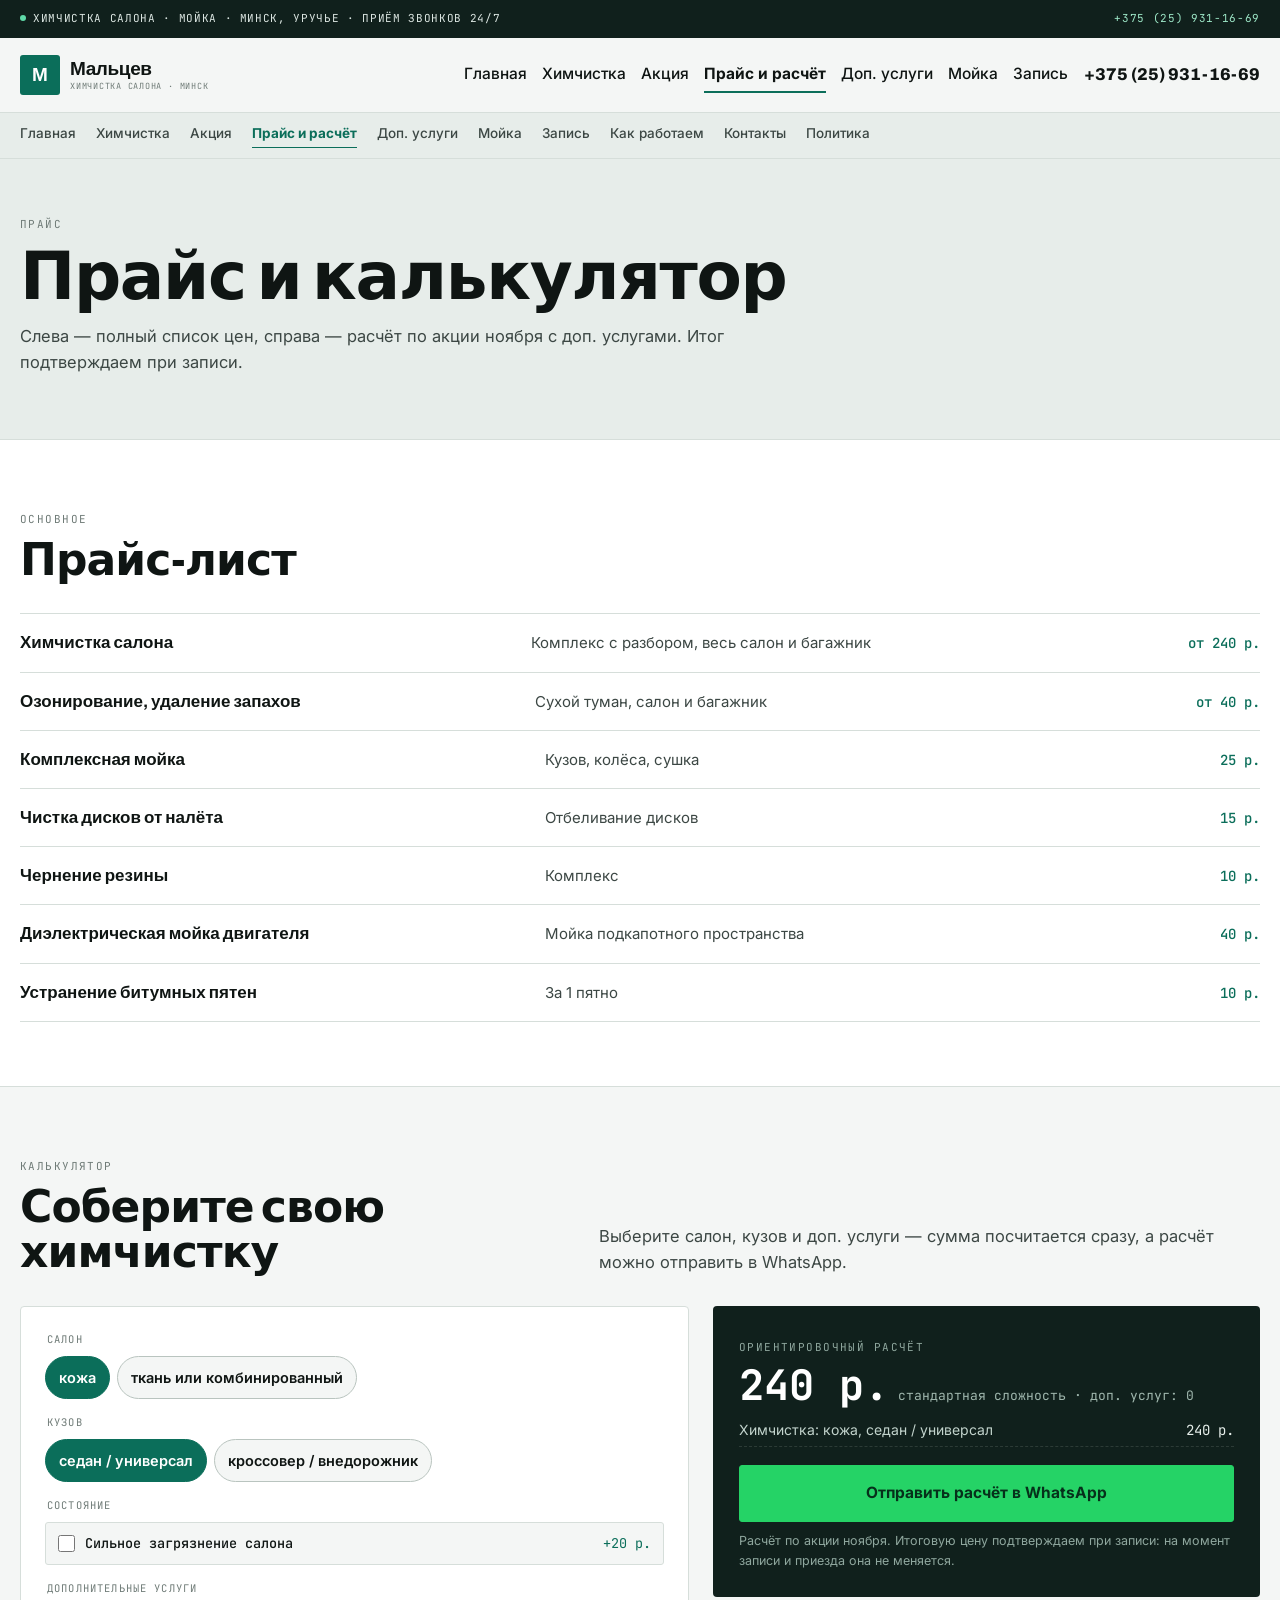
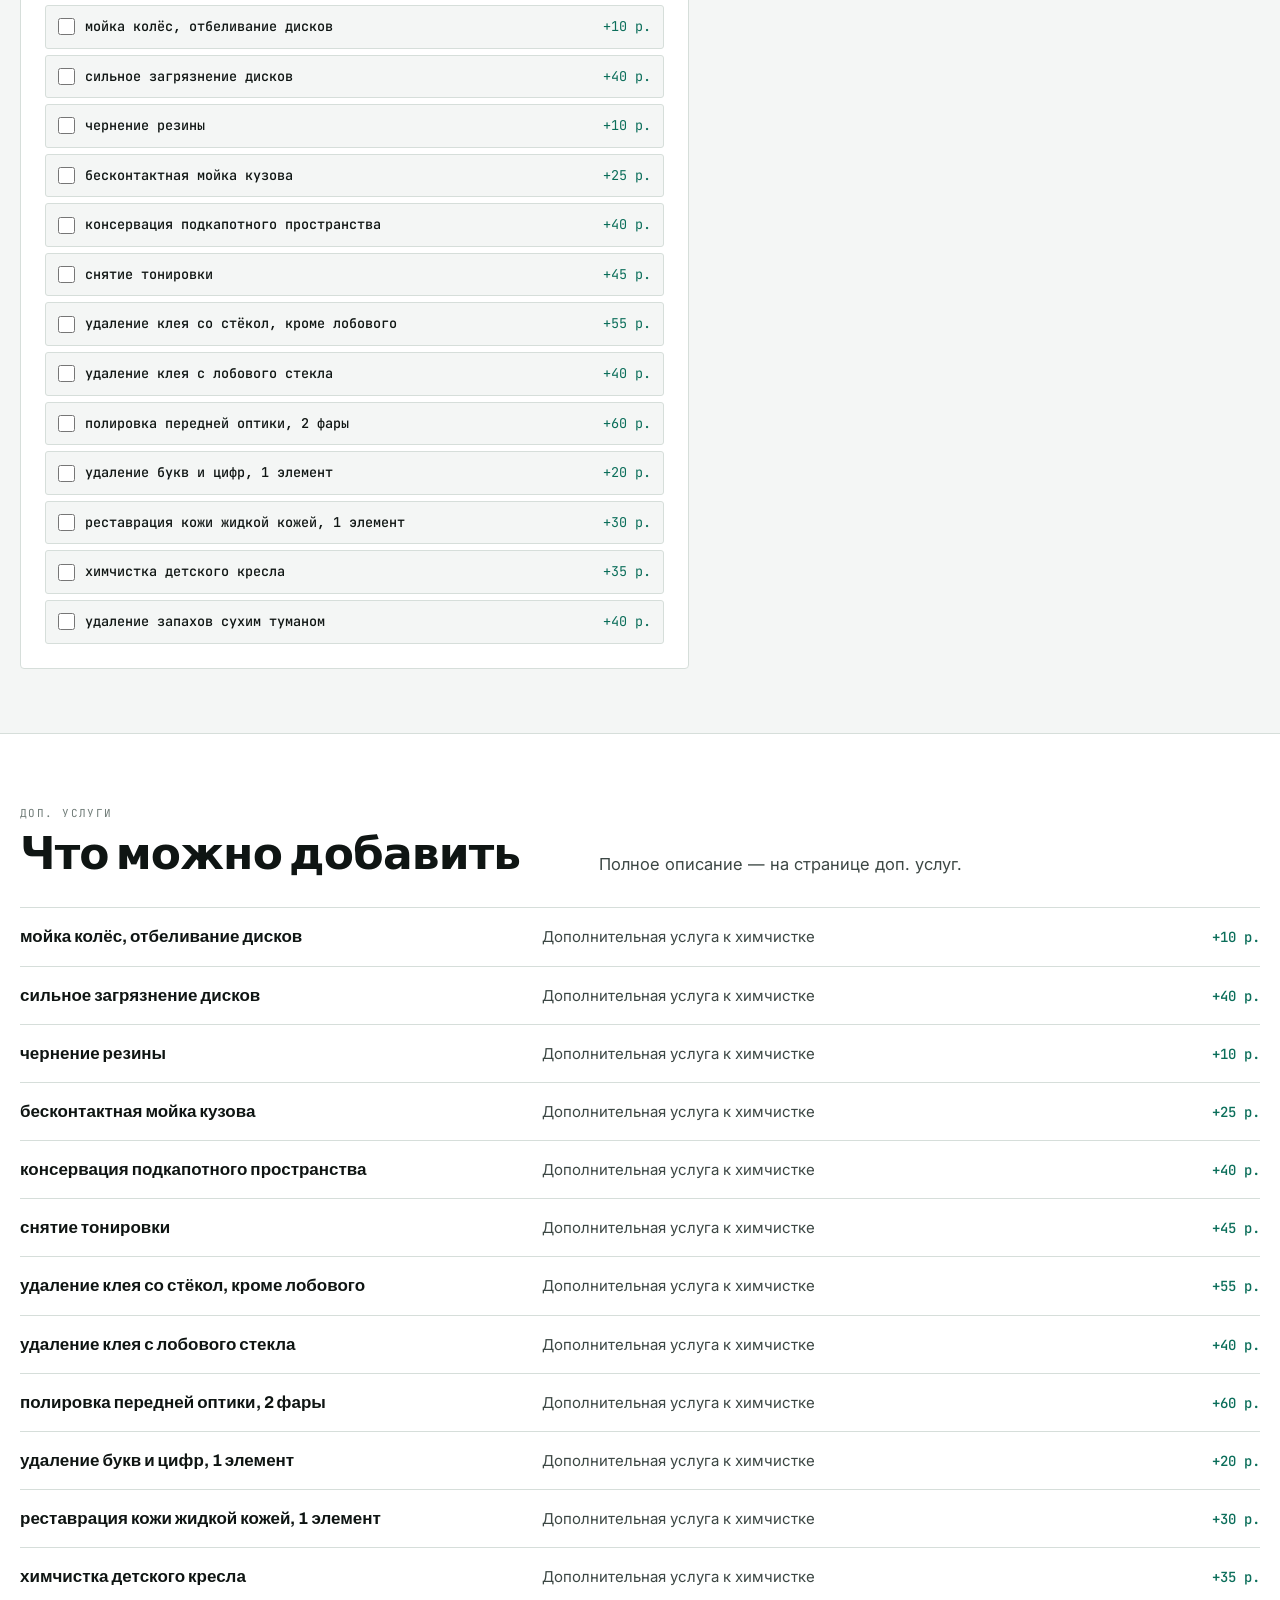
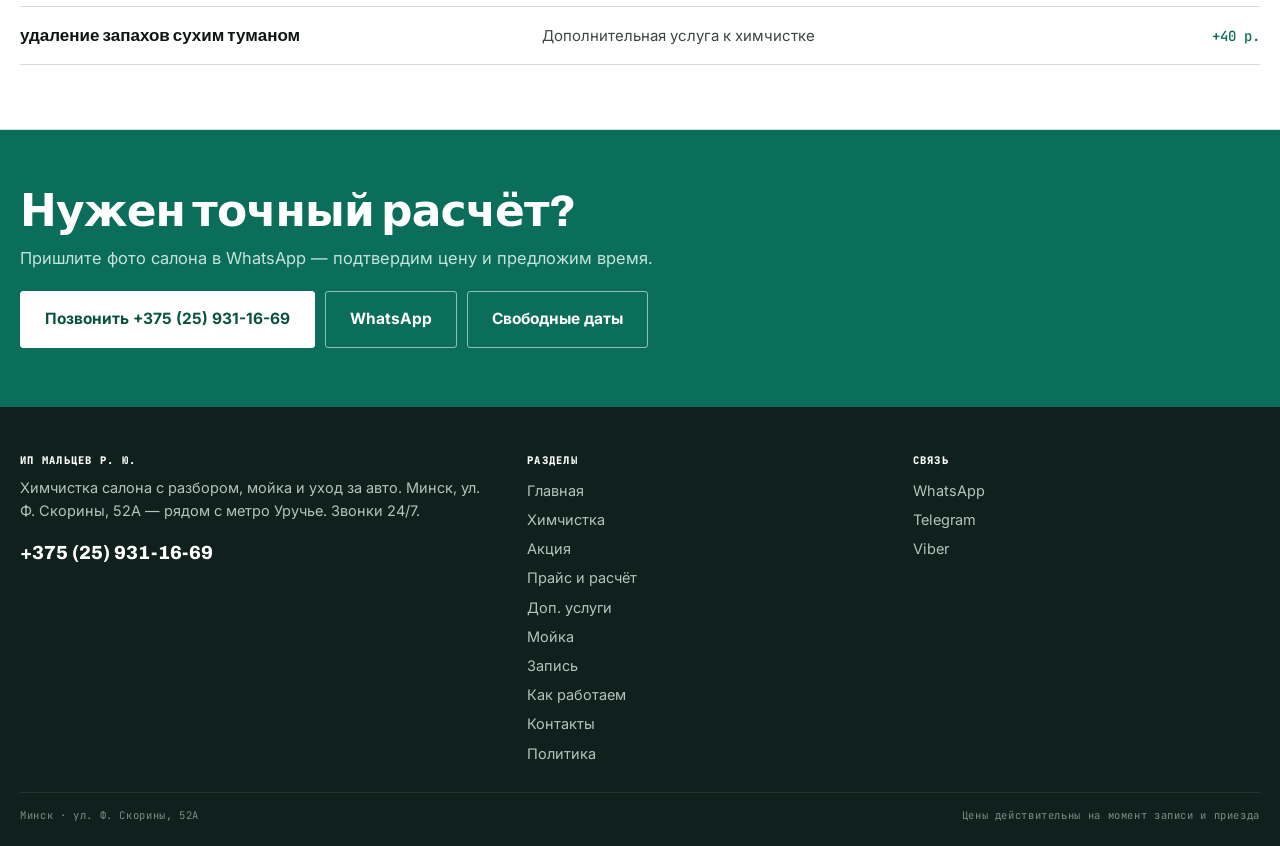
<file: price.html>
<!doctype html><html lang="ru"><head><meta charset="utf-8">
<meta name="viewport" content="width=device-width,initial-scale=1">
<title>Прайс-лист и калькулятор химчистки — Минск, ИП Мальцев</title><meta name="description" content="Прайс: химчистка от 240 р., озонирование от 40 р., комплексная мойка 25 р., двигатель 40 р. Калькулятор стоимости химчистки с доп. услугами.">
<meta property="og:title" content="Прайс-лист и калькулятор химчистки — Минск, ИП Мальцев"><meta property="og:description" content="Прайс: химчистка от 240 р., озонирование от 40 р., комплексная мойка 25 р., двигатель 40 р. Калькулятор стоимости химчистки с доп. услугами."><meta property="og:type" content="website">
<link rel="preconnect" href="https://fonts.googleapis.com"><link rel="preconnect" href="https://fonts.gstatic.com" crossorigin>
<link href="https://fonts.googleapis.com/css2?family=Archivo:wght@600;700;800&family=Inter:wght@400;500;600&family=JetBrains+Mono:wght@400;500&display=swap" rel="stylesheet">
<style>
:root{--paper:#F4F6F5;--ink:#0F1513;--ink2:#3C4744;--muted:#6F7B77;--line:#D6DEDA;--line2:#B9C4BF;
--em:#0B6E5A;--em-d:#08523F;--sand:#E9DFCB;--gold:#9C7630;--deep:#10201C}
*{box-sizing:border-box}
body{margin:0;background:var(--paper);color:var(--ink);font:16.5px/1.6 Inter,system-ui,sans-serif;overflow-x:hidden}
img{max-width:100%;display:block}
a{color:inherit;text-decoration:none}
button{font:inherit;color:inherit;background:none;border:0;cursor:pointer}
h1,h2,h3,h4{margin:0;font-family:Archivo,system-ui,sans-serif;font-weight:800;line-height:1.03;letter-spacing:-.02em;overflow-wrap:anywhere}
h1{font-size:clamp(34px,5.2vw,66px)}
h2{font-size:clamp(25px,3.5vw,44px)}
p{margin:0 0 13px;overflow-wrap:break-word}
.wrap{width:min(1240px,100% - 36px);margin:0 auto}
.btn{display:inline-flex;align-items:center;justify-content:center;gap:9px;padding:15px 24px;border-radius:3px;font-weight:700;font-size:15.5px;border:1.5px solid transparent;transition:.15s}
.btn--p{background:var(--em);color:#fff;border-color:var(--em)}.btn--p:hover{background:var(--em-d);border-color:var(--em-d)}
.btn--s{background:transparent;color:var(--ink);border-color:var(--line2)}.btn--s:hover{border-color:var(--ink)}
</style>
<link rel="stylesheet" href="assets/css/site.v1.css"></head><body>
<div class="top"><div class="wrap"><span><i></i>Химчистка салона · мойка · Минск, Уручье · приём звонков 24/7</span><a href="tel:+375259311669">+375 (25) 931-16-69</a></div></div>
<header class="hd"><div class="wrap hd__in">
<a class="logo" href="index.html"><b>М</b><span>Мальцев<small>химчистка салона · Минск</small></span></a>
<nav class="nav"><a href="index.html">Главная</a><a href="himchistka.html">Химчистка</a><a href="akciya.html">Акция</a><a href="price.html" class="on">Прайс и расчёт</a><a href="dopuslugi.html">Доп. услуги</a><a href="moyka.html">Мойка</a><a href="zapisi.html">Запись</a></nav><a class="hd__tel" href="tel:+375259311669">+375 (25) 931-16-69</a>
<button class="burger" id="burger" aria-label="Меню" aria-expanded="false"><span></span><span></span><span></span></button>
</div></header>
<div class="strip"><div class="wrap strip__in"><a href="index.html">Главная</a><a href="himchistka.html">Химчистка</a><a href="akciya.html">Акция</a><a href="price.html" aria-current="page">Прайс и расчёт</a><a href="dopuslugi.html">Доп. услуги</a><a href="moyka.html">Мойка</a><a href="zapisi.html">Запись</a><a href="process.html">Как работаем</a><a href="kontakty.html">Контакты</a><a href="politika.html">Политика</a></div></div>
<div class="drw" id="drawer" role="dialog" aria-modal="true" aria-label="Меню"><div class="drw__top"><b>Меню</b><button class="drw__x" id="drawerClose" aria-label="Закрыть">×</button></div>
<nav><a href="index.html">Главная</a><a href="himchistka.html">Химчистка</a><a href="akciya.html">Акция</a><a href="price.html">Прайс и расчёт</a><a href="dopuslugi.html">Доп. услуги</a><a href="moyka.html">Мойка</a><a href="zapisi.html">Запись</a><a href="process.html">Как работаем</a><a href="kontakty.html">Контакты</a><a href="politika.html">Политика</a></nav><div class="drw__c"><a class="btn btn--p" href="tel:+375259311669">Позвонить</a><a class="btn btn--s" href="https://wa.me/375259311669" target="_blank" rel="noopener">WhatsApp</a></div></div>
<main><section class="ph"><div class="wrap"><span class="mono">Прайс</span><h1 style="margin-top:9px">Прайс и калькулятор</h1><p>Слева — полный список цен, справа — расчёт по акции ноября с доп. услугами. Итог подтверждаем при записи.</p></div></section><section class="sec sec--alt"><div class="wrap"><div class="sec__head"><div><span class="mono">Основное</span><h2 style="margin-top:8px">Прайс-лист</h2></div><p></p></div><div class="rows"><div class="row"><b>Химчистка салона</b><span>Комплекс с разбором, весь салон и багажник</span><i>от 240 р.</i></div><div class="row"><b>Озонирование, удаление запахов</b><span>Сухой туман, салон и багажник</span><i>от 40 р.</i></div><div class="row"><b>Комплексная мойка</b><span>Кузов, колёса, сушка</span><i>25 р.</i></div><div class="row"><b>Чистка дисков от налёта</b><span>Отбеливание дисков</span><i>15 р.</i></div><div class="row"><b>Чернение резины</b><span>Комплекс</span><i>10 р.</i></div><div class="row"><b>Диэлектрическая мойка двигателя</b><span>Мойка подкапотного пространства</span><i>40 р.</i></div><div class="row"><b>Устранение битумных пятен</b><span>За 1 пятно</span><i>10 р.</i></div></div></div></section><section class="sec "><div class="wrap"><div class="sec__head"><div><span class="mono">Калькулятор</span><h2 style="margin-top:8px">Соберите свою химчистку</h2></div><p>Выберите салон, кузов и доп. услуги — сумма посчитается сразу, а расчёт можно отправить в WhatsApp.</p></div><div class="calc"><div class="calc__q"><fieldset><legend>Салон</legend><div class="chips"><button type="button" data-k="mat" data-v="кожа" aria-pressed="false">кожа</button><button type="button" data-k="mat" data-v="ткань или комбинированный" aria-pressed="false">ткань или комбинированный</button></div></fieldset><fieldset><legend>Кузов</legend><div class="chips"><button type="button" data-k="body" data-v="седан / универсал" aria-pressed="false">седан / универсал</button><button type="button" data-k="body" data-v="кроссовер / внедорожник" aria-pressed="false">кроссовер / внедорожник</button></div></fieldset><fieldset><legend>Состояние</legend><div class="adds"><label><input type="checkbox" id="cDirty"><span style="font-weight:500;color:var(--ink)">Сильное загрязнение салона</span><span>+20 р.</span></label></div></fieldset><fieldset><legend>Дополнительные услуги</legend><div class="adds"><label><input type="checkbox"><span style="font-weight:500;color:var(--ink)">мойка колёс, отбеливание дисков</span><span>+10 р.</span></label><label><input type="checkbox"><span style="font-weight:500;color:var(--ink)">сильное загрязнение дисков</span><span>+40 р.</span></label><label><input type="checkbox"><span style="font-weight:500;color:var(--ink)">чернение резины</span><span>+10 р.</span></label><label><input type="checkbox"><span style="font-weight:500;color:var(--ink)">бесконтактная мойка кузова</span><span>+25 р.</span></label><label><input type="checkbox"><span style="font-weight:500;color:var(--ink)">консервация подкапотного пространства</span><span>+40 р.</span></label><label><input type="checkbox"><span style="font-weight:500;color:var(--ink)">снятие тонировки</span><span>+45 р.</span></label><label><input type="checkbox"><span style="font-weight:500;color:var(--ink)">удаление клея со стёкол, кроме лобового</span><span>+55 р.</span></label><label><input type="checkbox"><span style="font-weight:500;color:var(--ink)">удаление клея с лобового стекла</span><span>+40 р.</span></label><label><input type="checkbox"><span style="font-weight:500;color:var(--ink)">полировка передней оптики, 2 фары</span><span>+60 р.</span></label><label><input type="checkbox"><span style="font-weight:500;color:var(--ink)">удаление букв и цифр, 1 элемент</span><span>+20 р.</span></label><label><input type="checkbox"><span style="font-weight:500;color:var(--ink)">реставрация кожи жидкой кожей, 1 элемент</span><span>+30 р.</span></label><label><input type="checkbox"><span style="font-weight:500;color:var(--ink)">химчистка детского кресла</span><span>+35 р.</span></label><label><input type="checkbox"><span style="font-weight:500;color:var(--ink)">удаление запахов сухим туманом</span><span>+40 р.</span></label></div></fieldset></div><div class="calc__o"><span class="mono">Ориентировочный расчёт</span><div class="calc__sum"><b id="cSum">240 р.</b><span id="cMeta"></span></div><ul id="cList"></ul><a class="btn btn--w" id="cWa" href="https://wa.me/375259311669" target="_blank" rel="noopener">Отправить расчёт в WhatsApp</a><p class="calc__note">Расчёт по акции ноября. Итоговую цену подтверждаем при записи: на момент записи и приезда она не меняется.</p></div></div></div></section><section class="sec sec--alt"><div class="wrap"><div class="sec__head"><div><span class="mono">Доп. услуги</span><h2 style="margin-top:8px">Что можно добавить</h2></div><p>Полное описание — на странице доп. услуг.</p></div><div class="rows"><div class="row"><b>мойка колёс, отбеливание дисков</b><span>Дополнительная услуга к химчистке</span><i>+10 р.</i></div><div class="row"><b>сильное загрязнение дисков</b><span>Дополнительная услуга к химчистке</span><i>+40 р.</i></div><div class="row"><b>чернение резины</b><span>Дополнительная услуга к химчистке</span><i>+10 р.</i></div><div class="row"><b>бесконтактная мойка кузова</b><span>Дополнительная услуга к химчистке</span><i>+25 р.</i></div><div class="row"><b>консервация подкапотного пространства</b><span>Дополнительная услуга к химчистке</span><i>+40 р.</i></div><div class="row"><b>снятие тонировки</b><span>Дополнительная услуга к химчистке</span><i>+45 р.</i></div><div class="row"><b>удаление клея со стёкол, кроме лобового</b><span>Дополнительная услуга к химчистке</span><i>+55 р.</i></div><div class="row"><b>удаление клея с лобового стекла</b><span>Дополнительная услуга к химчистке</span><i>+40 р.</i></div><div class="row"><b>полировка передней оптики, 2 фары</b><span>Дополнительная услуга к химчистке</span><i>+60 р.</i></div><div class="row"><b>удаление букв и цифр, 1 элемент</b><span>Дополнительная услуга к химчистке</span><i>+20 р.</i></div><div class="row"><b>реставрация кожи жидкой кожей, 1 элемент</b><span>Дополнительная услуга к химчистке</span><i>+30 р.</i></div><div class="row"><b>химчистка детского кресла</b><span>Дополнительная услуга к химчистке</span><i>+35 р.</i></div><div class="row"><b>удаление запахов сухим туманом</b><span>Дополнительная услуга к химчистке</span><i>+40 р.</i></div></div></div></section><section class="cta"><div class="wrap"><h2>Нужен точный расчёт?</h2><p>Пришлите фото салона в WhatsApp — подтвердим цену и предложим время.</p><div class="cta__a"><a class="btn btn--p" href="tel:+375259311669">Позвонить +375 (25) 931-16-69</a><a class="btn btn--s" href="https://wa.me/375259311669" target="_blank" rel="noopener">WhatsApp</a><a class="btn btn--s" href="zapisi.html">Свободные даты</a></div></div></section><script>
(function(){
var T={'кожа':{'седан / универсал':240,'кроссовер / внедорожник':260},'ткань или комбинированный':{'седан / универсал':250,'кроссовер / внедорожник':270}};
var ADD=[['мойка колёс, отбеливание дисков',10],['сильное загрязнение дисков',40],['чернение резины',10],
['бесконтактная мойка кузова',25],['консервация подкапотного пространства',40],['снятие тонировки',45],
['удаление клея со стёкол (кроме лобового)',55],['удаление клея с лобового стекла',40],
['полировка передней оптики, 2 фары',60],['удаление букв и цифр, 1 элемент',20],
['реставрация кожи жидкой кожей, 1 элемент',30],['химчистка детского кресла',35],
['удаление запахов сухим туманом',40]];
var st={mat:'кожа',body:'седан / универсал',dirty:false,adds:{}};
function money(n){return n+' р.';}
function draw(){
 var base=T[st.mat][st.body]+(st.dirty?20:0);
 var lines=[],sum=base;
 lines.push(['Химчистка: '+st.mat+', '+st.body,base]);
 if(st.dirty)lines.push(['Сильное загрязнение салона',20]);
 ADD.forEach(function(a,i){if(st.adds[i]){lines.push([a[0],a[1]]);sum+=a[1];}});
 document.getElementById('cSum').textContent=money(sum);
 document.getElementById('cList').innerHTML=lines.map(function(l){return '<li><span>'+l[0]+'</span><b>'+money(l[1])+'</b></li>';}).join('');
 document.getElementById('cMeta').textContent=(st.dirty?'с сильным загрязнением':'стандартная сложность')+' · доп. услуг: '+(Object.keys(st.adds).filter(function(k){return st.adds[k];}).length);
 document.querySelectorAll('.chips [data-k]').forEach(function(b){b.setAttribute('aria-pressed',st[b.getAttribute('data-k')]===b.getAttribute('data-v')?'true':'false');});
 var txt=['Здравствуйте! Расчёт с сайта:','Химчистка: '+st.mat+', '+st.body, 'Базовая цена: '+money(base)];
 if(st.dirty)txt.push('Сильное загрязнение: +20 р.');
 Object.keys(st.adds).forEach(function(i){if(st.adds[i])txt.push('Доп: '+ADD[i][0]+' — '+money(ADD[i][1]));});
 txt.push('Итого по расчёту: '+money(sum));txt.push('Когда можно записаться?');
 document.getElementById('cWa').href='https://wa.me/375259311669?text='+encodeURIComponent(txt.join('\n'));
}
document.querySelectorAll('.chips [data-k]').forEach(function(b){b.addEventListener('click',function(){st[b.getAttribute('data-k')]=b.getAttribute('data-v');draw();});});
document.getElementById('cDirty').addEventListener('change',function(e){st.dirty=e.target.checked;draw();});
document.querySelectorAll('.adds input').forEach(function(inp,i){inp.addEventListener('change',function(){st.adds[i]=inp.checked;draw();});});
draw();})();
</script>
</main>
<footer class="ft"><div class="wrap"><div class="ft__g">
<div><h4>ИП Мальцев Р. Ю.</h4><p>Химчистка салона с разбором, мойка и уход за авто. Минск, ул. Ф. Скорины, 52А — рядом с метро Уручье. Звонки 24/7.</p>
<a class="ft__tel" href="tel:+375259311669">+375 (25) 931-16-69</a></div>
<div><h4>Разделы</h4><a href="index.html">Главная</a><a href="himchistka.html">Химчистка</a><a href="akciya.html">Акция</a><a href="price.html">Прайс и расчёт</a><a href="dopuslugi.html">Доп. услуги</a><a href="moyka.html">Мойка</a><a href="zapisi.html">Запись</a><a href="process.html">Как работаем</a><a href="kontakty.html">Контакты</a><a href="politika.html">Политика</a></div>
<div><h4>Связь</h4><a href="https://wa.me/375259311669" target="_blank" rel="noopener">WhatsApp</a><a href="https://t.me/+375259311669" target="_blank" rel="noopener">Telegram</a><a href="viber://chat?number=%2B375259311669">Viber</a></div>
</div><div class="ft__bot"><span>Минск · ул. Ф. Скорины, 52А</span><span>Цены действительны на момент записи и приезда</span></div></div></footer>
<div class="mbar"><a href="tel:+375259311669"><b>Позвонить</b></a><a href="https://wa.me/375259311669" target="_blank" rel="noopener"><b>WhatsApp</b></a><a href="viber://chat?number=%2B375259311669"><b>Viber</b></a><a href="https://t.me/+375259311669" target="_blank" rel="noopener"><b>Telegram</b></a></div>
<script src="assets/js/main.v1.js" defer></script></body></html>
</file>
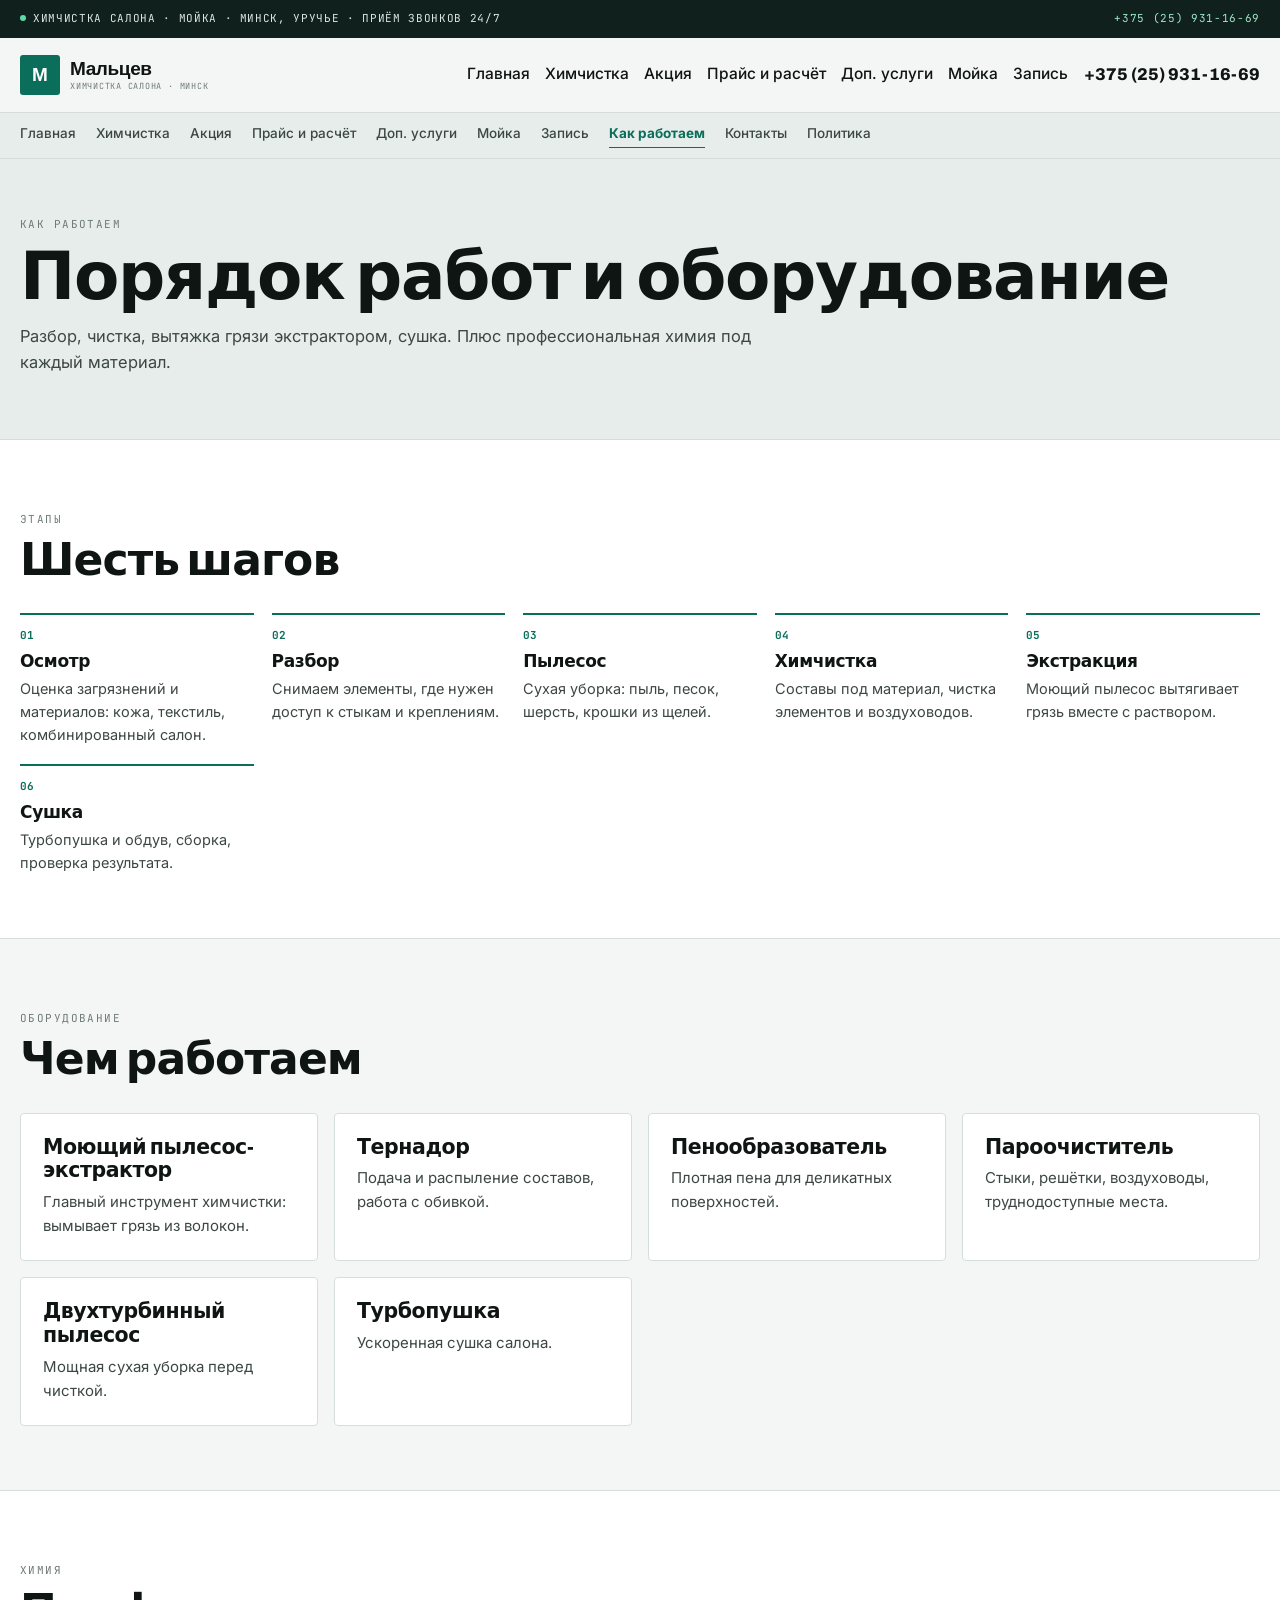
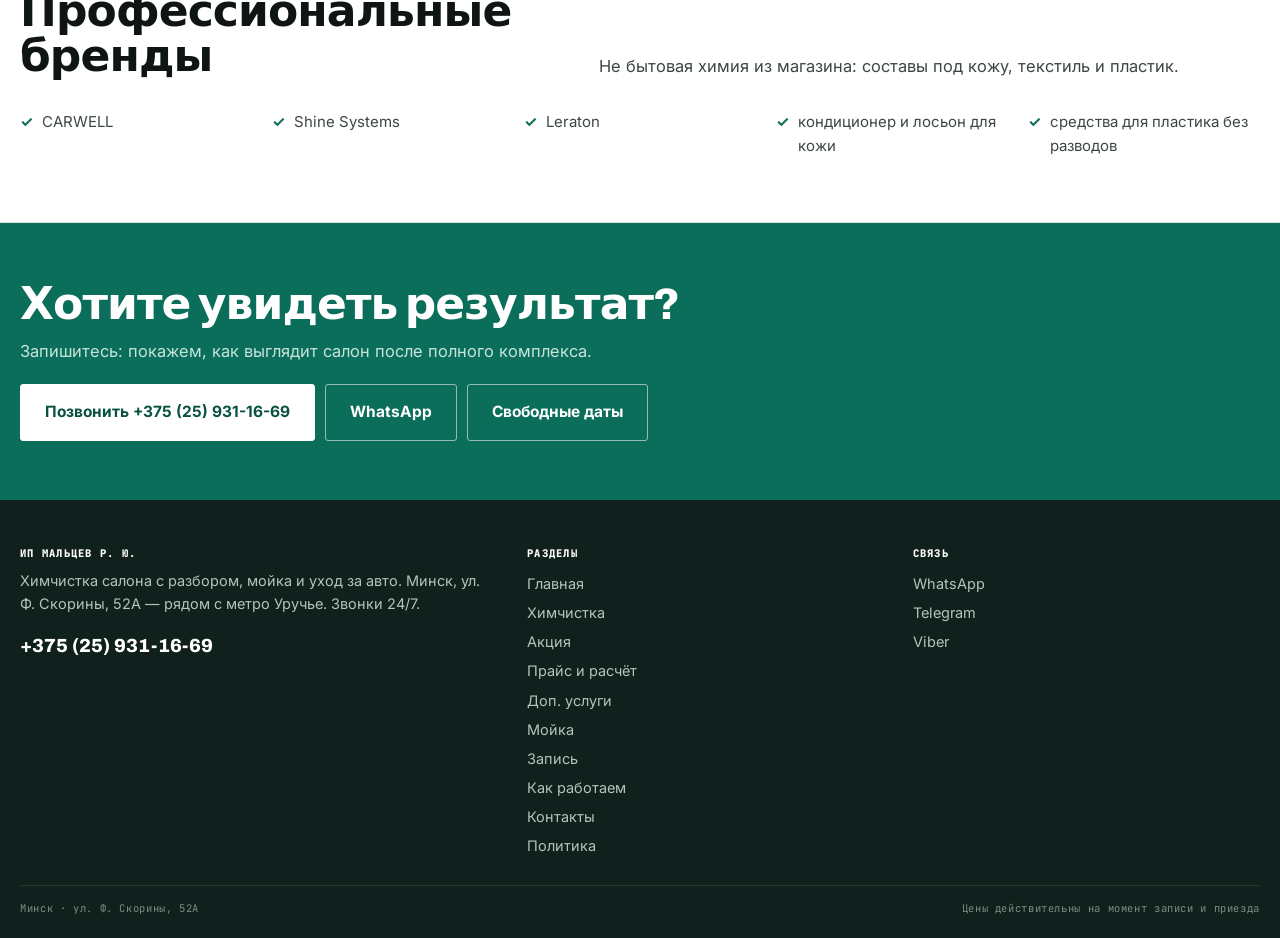
<file: process.html>
<!doctype html><html lang="ru"><head><meta charset="utf-8">
<meta name="viewport" content="width=device-width,initial-scale=1">
<title>Как проходит химчистка — этапы, оборудование, химия</title><meta name="description" content="Этапы химчистки салона: осмотр, разбор, чистка элементов, экстракторная вытяжка, сушка. Химия CARWELL, Shine Systems, Leraton, профессиональное оборудование.">
<meta property="og:title" content="Как проходит химчистка — этапы, оборудование, химия"><meta property="og:description" content="Этапы химчистки салона: осмотр, разбор, чистка элементов, экстракторная вытяжка, сушка. Химия CARWELL, Shine Systems, Leraton, профессиональное оборудование."><meta property="og:type" content="website">
<link rel="preconnect" href="https://fonts.googleapis.com"><link rel="preconnect" href="https://fonts.gstatic.com" crossorigin>
<link href="https://fonts.googleapis.com/css2?family=Archivo:wght@600;700;800&family=Inter:wght@400;500;600&family=JetBrains+Mono:wght@400;500&display=swap" rel="stylesheet">
<style>
:root{--paper:#F4F6F5;--ink:#0F1513;--ink2:#3C4744;--muted:#6F7B77;--line:#D6DEDA;--line2:#B9C4BF;
--em:#0B6E5A;--em-d:#08523F;--sand:#E9DFCB;--gold:#9C7630;--deep:#10201C}
*{box-sizing:border-box}
body{margin:0;background:var(--paper);color:var(--ink);font:16.5px/1.6 Inter,system-ui,sans-serif;overflow-x:hidden}
img{max-width:100%;display:block}
a{color:inherit;text-decoration:none}
button{font:inherit;color:inherit;background:none;border:0;cursor:pointer}
h1,h2,h3,h4{margin:0;font-family:Archivo,system-ui,sans-serif;font-weight:800;line-height:1.03;letter-spacing:-.02em;overflow-wrap:anywhere}
h1{font-size:clamp(34px,5.2vw,66px)}
h2{font-size:clamp(25px,3.5vw,44px)}
p{margin:0 0 13px;overflow-wrap:break-word}
.wrap{width:min(1240px,100% - 36px);margin:0 auto}
.btn{display:inline-flex;align-items:center;justify-content:center;gap:9px;padding:15px 24px;border-radius:3px;font-weight:700;font-size:15.5px;border:1.5px solid transparent;transition:.15s}
.btn--p{background:var(--em);color:#fff;border-color:var(--em)}.btn--p:hover{background:var(--em-d);border-color:var(--em-d)}
.btn--s{background:transparent;color:var(--ink);border-color:var(--line2)}.btn--s:hover{border-color:var(--ink)}
</style>
<link rel="stylesheet" href="assets/css/site.v1.css"></head><body>
<div class="top"><div class="wrap"><span><i></i>Химчистка салона · мойка · Минск, Уручье · приём звонков 24/7</span><a href="tel:+375259311669">+375 (25) 931-16-69</a></div></div>
<header class="hd"><div class="wrap hd__in">
<a class="logo" href="index.html"><b>М</b><span>Мальцев<small>химчистка салона · Минск</small></span></a>
<nav class="nav"><a href="index.html">Главная</a><a href="himchistka.html">Химчистка</a><a href="akciya.html">Акция</a><a href="price.html">Прайс и расчёт</a><a href="dopuslugi.html">Доп. услуги</a><a href="moyka.html">Мойка</a><a href="zapisi.html">Запись</a></nav><a class="hd__tel" href="tel:+375259311669">+375 (25) 931-16-69</a>
<button class="burger" id="burger" aria-label="Меню" aria-expanded="false"><span></span><span></span><span></span></button>
</div></header>
<div class="strip"><div class="wrap strip__in"><a href="index.html">Главная</a><a href="himchistka.html">Химчистка</a><a href="akciya.html">Акция</a><a href="price.html">Прайс и расчёт</a><a href="dopuslugi.html">Доп. услуги</a><a href="moyka.html">Мойка</a><a href="zapisi.html">Запись</a><a href="process.html" aria-current="page">Как работаем</a><a href="kontakty.html">Контакты</a><a href="politika.html">Политика</a></div></div>
<div class="drw" id="drawer" role="dialog" aria-modal="true" aria-label="Меню"><div class="drw__top"><b>Меню</b><button class="drw__x" id="drawerClose" aria-label="Закрыть">×</button></div>
<nav><a href="index.html">Главная</a><a href="himchistka.html">Химчистка</a><a href="akciya.html">Акция</a><a href="price.html">Прайс и расчёт</a><a href="dopuslugi.html">Доп. услуги</a><a href="moyka.html">Мойка</a><a href="zapisi.html">Запись</a><a href="process.html">Как работаем</a><a href="kontakty.html">Контакты</a><a href="politika.html">Политика</a></nav><div class="drw__c"><a class="btn btn--p" href="tel:+375259311669">Позвонить</a><a class="btn btn--s" href="https://wa.me/375259311669" target="_blank" rel="noopener">WhatsApp</a></div></div>
<main><section class="ph"><div class="wrap"><span class="mono">Как работаем</span><h1 style="margin-top:9px">Порядок работ и оборудование</h1><p>Разбор, чистка, вытяжка грязи экстрактором, сушка. Плюс профессиональная химия под каждый материал.</p></div></section><section class="sec sec--alt"><div class="wrap"><div class="sec__head"><div><span class="mono">Этапы</span><h2 style="margin-top:8px">Шесть шагов</h2></div><p></p></div><div class="steps"><div class="step"><b>01</b><h3>Осмотр</h3><p>Оценка загрязнений и материалов: кожа, текстиль, комбинированный салон.</p></div><div class="step"><b>02</b><h3>Разбор</h3><p>Снимаем элементы, где нужен доступ к стыкам и креплениям.</p></div><div class="step"><b>03</b><h3>Пылесос</h3><p>Сухая уборка: пыль, песок, шерсть, крошки из щелей.</p></div><div class="step"><b>04</b><h3>Химчистка</h3><p>Составы под материал, чистка элементов и воздуховодов.</p></div><div class="step"><b>05</b><h3>Экстракция</h3><p>Моющий пылесос вытягивает грязь вместе с раствором.</p></div><div class="step"><b>06</b><h3>Сушка</h3><p>Турбопушка и обдув, сборка, проверка результата.</p></div></div></div></section><section class="sec "><div class="wrap"><div class="sec__head"><div><span class="mono">Оборудование</span><h2 style="margin-top:8px">Чем работаем</h2></div><p></p></div><div class="cards"><div class="card"><h3>Моющий пылесос-экстрактор</h3><p>Главный инструмент химчистки: вымывает грязь из волокон.</p></div><div class="card"><h3>Тернадор</h3><p>Подача и распыление составов, работа с обивкой.</p></div><div class="card"><h3>Пенообразователь</h3><p>Плотная пена для деликатных поверхностей.</p></div><div class="card"><h3>Пароочиститель</h3><p>Стыки, решётки, воздуховоды, труднодоступные места.</p></div><div class="card"><h3>Двухтурбинный пылесос</h3><p>Мощная сухая уборка перед чисткой.</p></div><div class="card"><h3>Турбопушка</h3><p>Ускоренная сушка салона.</p></div></div></div></section><section class="sec sec--alt"><div class="wrap"><div class="sec__head"><div><span class="mono">Химия</span><h2 style="margin-top:8px">Профессиональные бренды</h2></div><p>Не бытовая химия из магазина: составы под кожу, текстиль и пластик.</p></div><ul class="chk"><li>CARWELL</li><li>Shine Systems</li><li>Leraton</li><li>кондиционер и лосьон для кожи</li><li>средства для пластика без разводов</li></ul></div></section><section class="cta"><div class="wrap"><h2>Хотите увидеть результат?</h2><p>Запишитесь: покажем, как выглядит салон после полного комплекса.</p><div class="cta__a"><a class="btn btn--p" href="tel:+375259311669">Позвонить +375 (25) 931-16-69</a><a class="btn btn--s" href="https://wa.me/375259311669" target="_blank" rel="noopener">WhatsApp</a><a class="btn btn--s" href="zapisi.html">Свободные даты</a></div></div></section></main>
<footer class="ft"><div class="wrap"><div class="ft__g">
<div><h4>ИП Мальцев Р. Ю.</h4><p>Химчистка салона с разбором, мойка и уход за авто. Минск, ул. Ф. Скорины, 52А — рядом с метро Уручье. Звонки 24/7.</p>
<a class="ft__tel" href="tel:+375259311669">+375 (25) 931-16-69</a></div>
<div><h4>Разделы</h4><a href="index.html">Главная</a><a href="himchistka.html">Химчистка</a><a href="akciya.html">Акция</a><a href="price.html">Прайс и расчёт</a><a href="dopuslugi.html">Доп. услуги</a><a href="moyka.html">Мойка</a><a href="zapisi.html">Запись</a><a href="process.html">Как работаем</a><a href="kontakty.html">Контакты</a><a href="politika.html">Политика</a></div>
<div><h4>Связь</h4><a href="https://wa.me/375259311669" target="_blank" rel="noopener">WhatsApp</a><a href="https://t.me/+375259311669" target="_blank" rel="noopener">Telegram</a><a href="viber://chat?number=%2B375259311669">Viber</a></div>
</div><div class="ft__bot"><span>Минск · ул. Ф. Скорины, 52А</span><span>Цены действительны на момент записи и приезда</span></div></div></footer>
<div class="mbar"><a href="tel:+375259311669"><b>Позвонить</b></a><a href="https://wa.me/375259311669" target="_blank" rel="noopener"><b>WhatsApp</b></a><a href="viber://chat?number=%2B375259311669"><b>Viber</b></a><a href="https://t.me/+375259311669" target="_blank" rel="noopener"><b>Telegram</b></a></div>
<script src="assets/js/main.v1.js" defer></script></body></html>
</file>
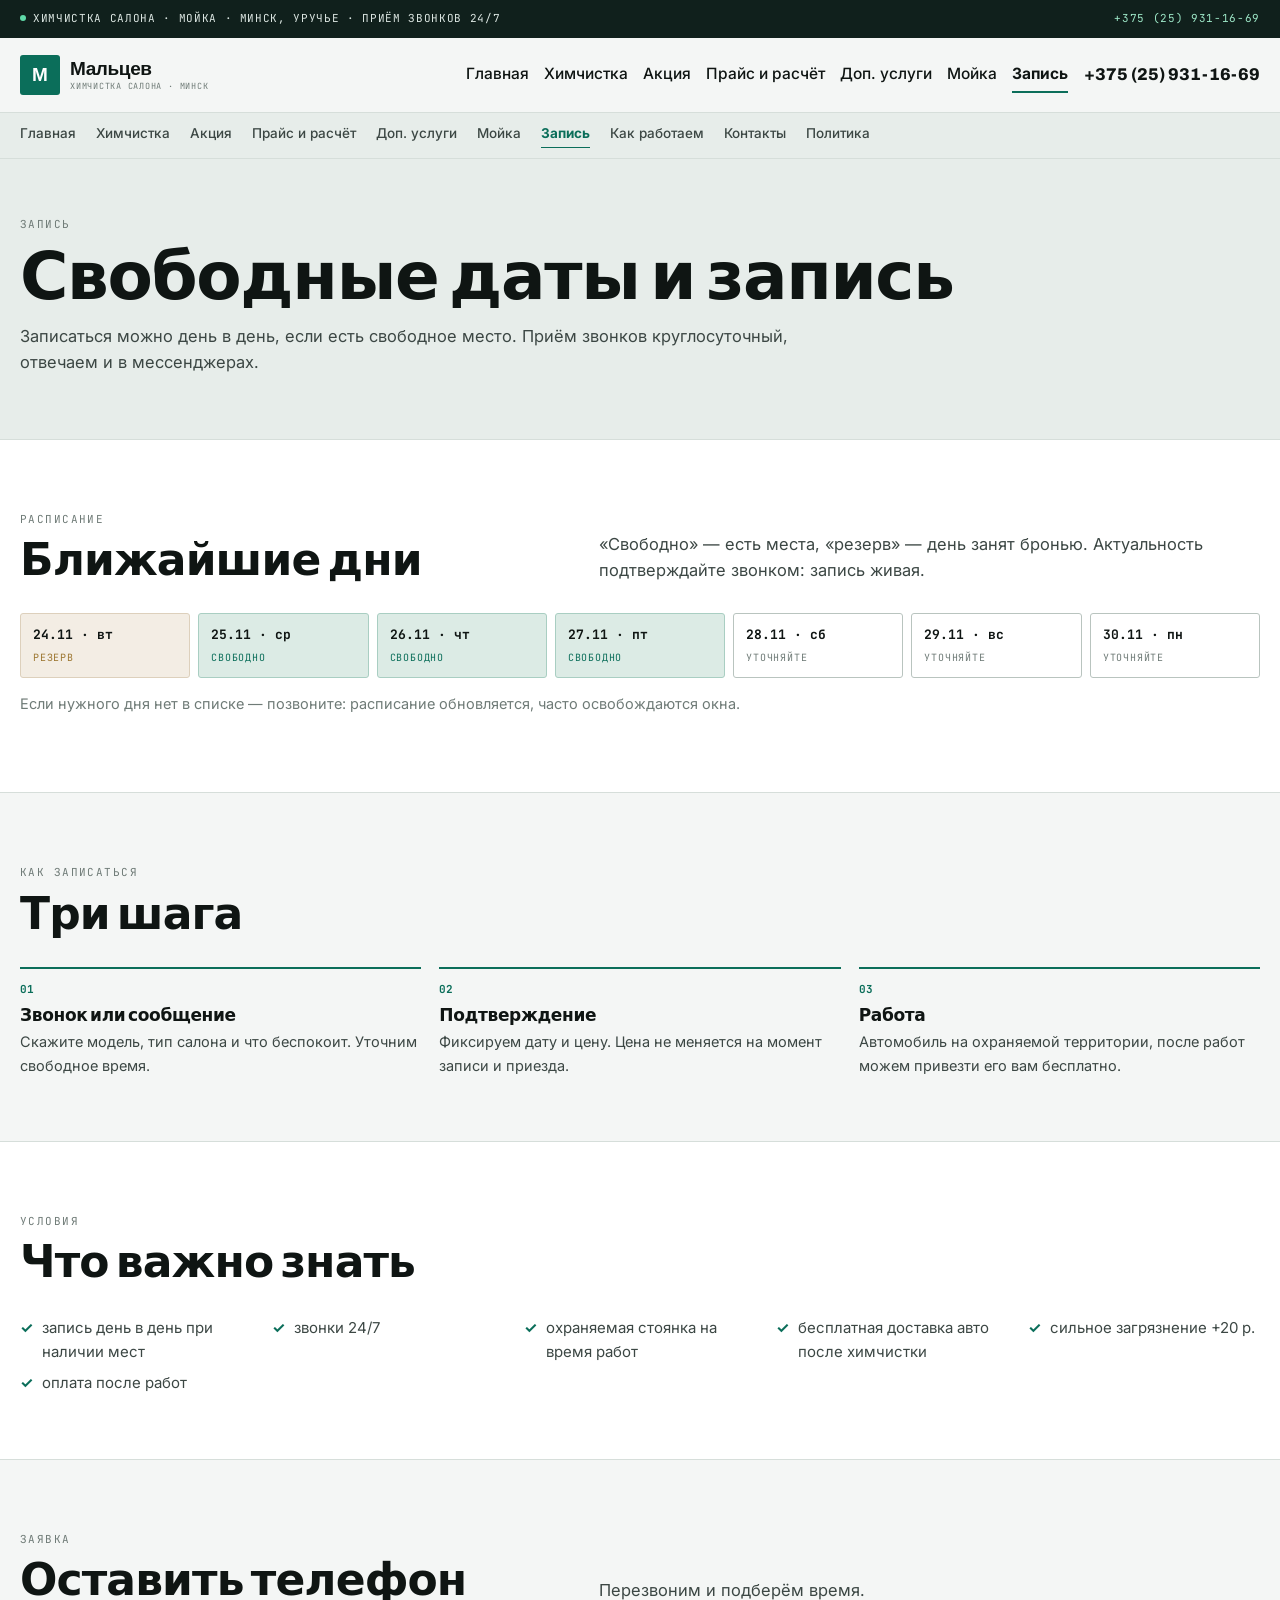
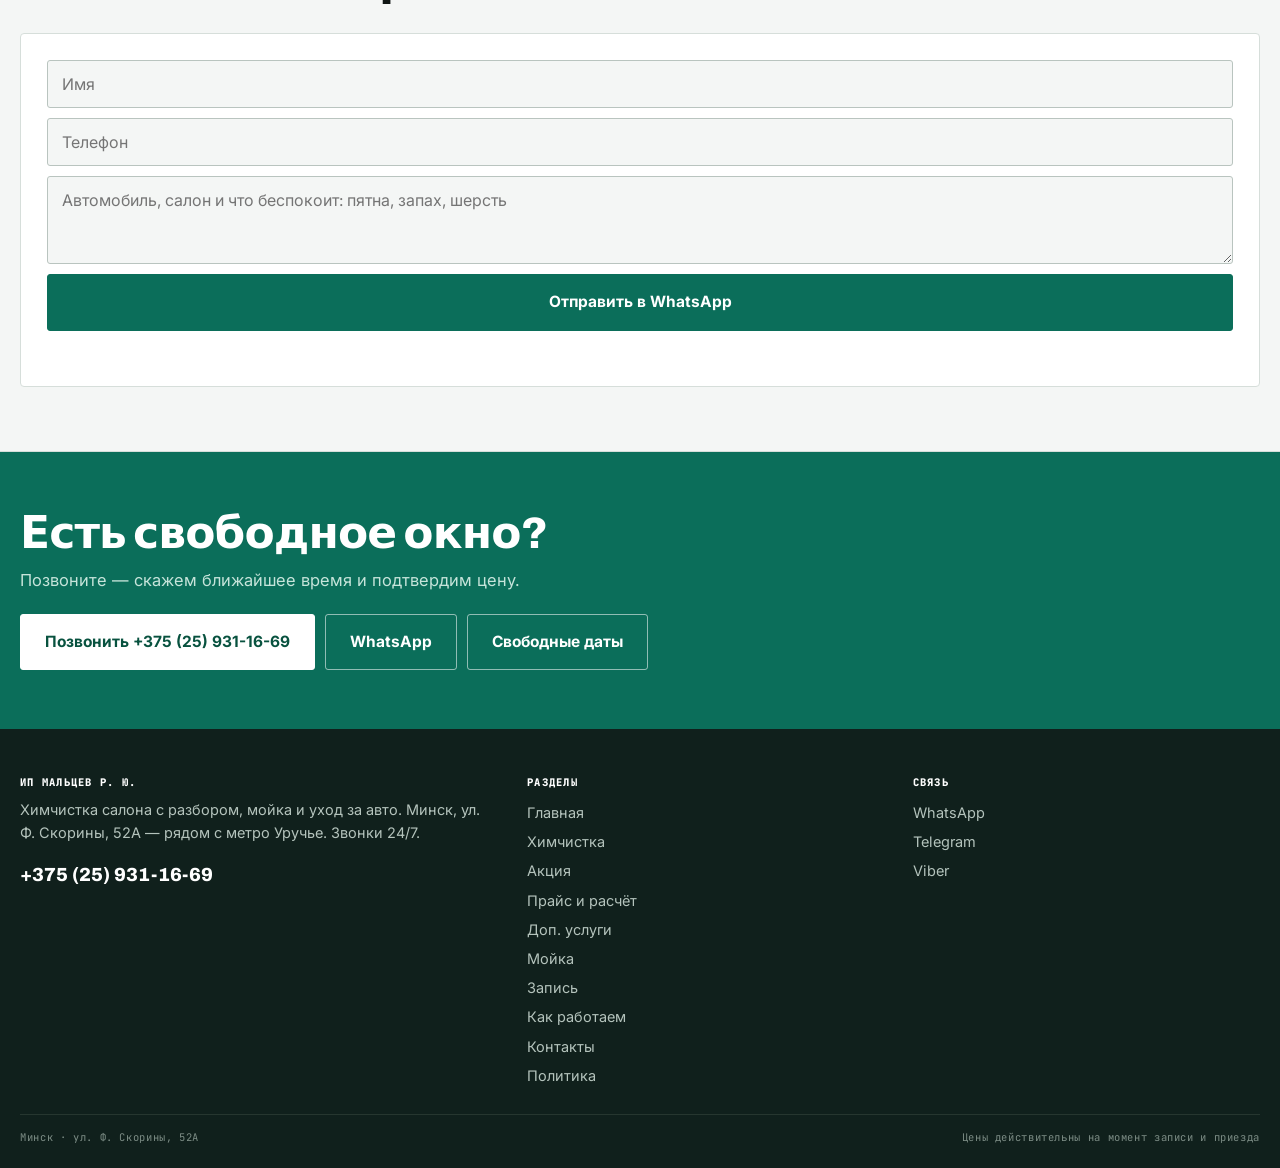
<file: zapisi.html>
<!doctype html><html lang="ru"><head><meta charset="utf-8">
<meta name="viewport" content="width=device-width,initial-scale=1">
<title>Запись на химчистку — свободные даты, Минск, Уручье</title><meta name="description" content="Запись на химчистку салона день в день при наличии свободных мест. Свободные даты, охраняемая территория, бесплатная доставка авто после работ.">
<meta property="og:title" content="Запись на химчистку — свободные даты, Минск, Уручье"><meta property="og:description" content="Запись на химчистку салона день в день при наличии свободных мест. Свободные даты, охраняемая территория, бесплатная доставка авто после работ."><meta property="og:type" content="website">
<link rel="preconnect" href="https://fonts.googleapis.com"><link rel="preconnect" href="https://fonts.gstatic.com" crossorigin>
<link href="https://fonts.googleapis.com/css2?family=Archivo:wght@600;700;800&family=Inter:wght@400;500;600&family=JetBrains+Mono:wght@400;500&display=swap" rel="stylesheet">
<style>
:root{--paper:#F4F6F5;--ink:#0F1513;--ink2:#3C4744;--muted:#6F7B77;--line:#D6DEDA;--line2:#B9C4BF;
--em:#0B6E5A;--em-d:#08523F;--sand:#E9DFCB;--gold:#9C7630;--deep:#10201C}
*{box-sizing:border-box}
body{margin:0;background:var(--paper);color:var(--ink);font:16.5px/1.6 Inter,system-ui,sans-serif;overflow-x:hidden}
img{max-width:100%;display:block}
a{color:inherit;text-decoration:none}
button{font:inherit;color:inherit;background:none;border:0;cursor:pointer}
h1,h2,h3,h4{margin:0;font-family:Archivo,system-ui,sans-serif;font-weight:800;line-height:1.03;letter-spacing:-.02em;overflow-wrap:anywhere}
h1{font-size:clamp(34px,5.2vw,66px)}
h2{font-size:clamp(25px,3.5vw,44px)}
p{margin:0 0 13px;overflow-wrap:break-word}
.wrap{width:min(1240px,100% - 36px);margin:0 auto}
.btn{display:inline-flex;align-items:center;justify-content:center;gap:9px;padding:15px 24px;border-radius:3px;font-weight:700;font-size:15.5px;border:1.5px solid transparent;transition:.15s}
.btn--p{background:var(--em);color:#fff;border-color:var(--em)}.btn--p:hover{background:var(--em-d);border-color:var(--em-d)}
.btn--s{background:transparent;color:var(--ink);border-color:var(--line2)}.btn--s:hover{border-color:var(--ink)}
</style>
<link rel="stylesheet" href="assets/css/site.v1.css"></head><body>
<div class="top"><div class="wrap"><span><i></i>Химчистка салона · мойка · Минск, Уручье · приём звонков 24/7</span><a href="tel:+375259311669">+375 (25) 931-16-69</a></div></div>
<header class="hd"><div class="wrap hd__in">
<a class="logo" href="index.html"><b>М</b><span>Мальцев<small>химчистка салона · Минск</small></span></a>
<nav class="nav"><a href="index.html">Главная</a><a href="himchistka.html">Химчистка</a><a href="akciya.html">Акция</a><a href="price.html">Прайс и расчёт</a><a href="dopuslugi.html">Доп. услуги</a><a href="moyka.html">Мойка</a><a href="zapisi.html" class="on">Запись</a></nav><a class="hd__tel" href="tel:+375259311669">+375 (25) 931-16-69</a>
<button class="burger" id="burger" aria-label="Меню" aria-expanded="false"><span></span><span></span><span></span></button>
</div></header>
<div class="strip"><div class="wrap strip__in"><a href="index.html">Главная</a><a href="himchistka.html">Химчистка</a><a href="akciya.html">Акция</a><a href="price.html">Прайс и расчёт</a><a href="dopuslugi.html">Доп. услуги</a><a href="moyka.html">Мойка</a><a href="zapisi.html" aria-current="page">Запись</a><a href="process.html">Как работаем</a><a href="kontakty.html">Контакты</a><a href="politika.html">Политика</a></div></div>
<div class="drw" id="drawer" role="dialog" aria-modal="true" aria-label="Меню"><div class="drw__top"><b>Меню</b><button class="drw__x" id="drawerClose" aria-label="Закрыть">×</button></div>
<nav><a href="index.html">Главная</a><a href="himchistka.html">Химчистка</a><a href="akciya.html">Акция</a><a href="price.html">Прайс и расчёт</a><a href="dopuslugi.html">Доп. услуги</a><a href="moyka.html">Мойка</a><a href="zapisi.html">Запись</a><a href="process.html">Как работаем</a><a href="kontakty.html">Контакты</a><a href="politika.html">Политика</a></nav><div class="drw__c"><a class="btn btn--p" href="tel:+375259311669">Позвонить</a><a class="btn btn--s" href="https://wa.me/375259311669" target="_blank" rel="noopener">WhatsApp</a></div></div>
<main><section class="ph"><div class="wrap"><span class="mono">Запись</span><h1 style="margin-top:9px">Свободные даты и запись</h1><p>Записаться можно день в день, если есть свободное место. Приём звонков круглосуточный, отвечаем и в мессенджерах.</p></div></section><section class="sec sec--alt"><div class="wrap"><div class="sec__head"><div><span class="mono">Расписание</span><h2 style="margin-top:8px">Ближайшие дни</h2></div><p>«Свободно» — есть места, «резерв» — день занят бронью. Актуальность подтверждайте звонком: запись живая.</p></div><div class="sched"><div class="busy"><b>24.11 · вт</b><span>резерв</span></div><div class="free"><b>25.11 · ср</b><span>свободно</span></div><div class="free"><b>26.11 · чт</b><span>свободно</span></div><div class="free"><b>27.11 · пт</b><span>свободно</span></div><div class=""><b>28.11 · сб</b><span>уточняйте</span></div><div class=""><b>29.11 · вс</b><span>уточняйте</span></div><div class=""><b>30.11 · пн</b><span>уточняйте</span></div></div><p style="margin-top:14px;font-size:14.5px;color:var(--muted)">Если нужного дня нет в списке — позвоните: расписание обновляется, часто освобождаются окна.</p></div></section><section class="sec "><div class="wrap"><div class="sec__head"><div><span class="mono">Как записаться</span><h2 style="margin-top:8px">Три шага</h2></div><p></p></div><div class="steps"><div class="step"><b>01</b><h3>Звонок или сообщение</h3><p>Скажите модель, тип салона и что беспокоит. Уточним свободное время.</p></div><div class="step"><b>02</b><h3>Подтверждение</h3><p>Фиксируем дату и цену. Цена не меняется на момент записи и приезда.</p></div><div class="step"><b>03</b><h3>Работа</h3><p>Автомобиль на охраняемой территории, после работ можем привезти его вам бесплатно.</p></div></div></div></section><section class="sec sec--alt"><div class="wrap"><div class="sec__head"><div><span class="mono">Условия</span><h2 style="margin-top:8px">Что важно знать</h2></div><p></p></div><ul class="chk"><li>запись день в день при наличии мест</li><li>звонки 24/7</li><li>охраняемая стоянка на время работ</li><li>бесплатная доставка авто после химчистки</li><li>сильное загрязнение +20 р.</li><li>оплата после работ</li></ul></div></section><section class="sec "><div class="wrap"><div class="sec__head"><div><span class="mono">Заявка</span><h2 style="margin-top:8px">Оставить телефон</h2></div><p>Перезвоним и подберём время.</p></div><form class="form" novalidate><input name="name" placeholder="Имя" autocomplete="name"><input name="phone" type="tel" placeholder="Телефон" autocomplete="tel" inputmode="tel"><textarea name="msg" placeholder="Автомобиль, салон и что беспокоит: пятна, запах, шерсть"></textarea><button class="btn btn--p" type="submit">Отправить в WhatsApp</button><div class="msg" id="formMsg" role="status"></div></form></div></section><section class="cta"><div class="wrap"><h2>Есть свободное окно?</h2><p>Позвоните — скажем ближайшее время и подтвердим цену.</p><div class="cta__a"><a class="btn btn--p" href="tel:+375259311669">Позвонить +375 (25) 931-16-69</a><a class="btn btn--s" href="https://wa.me/375259311669" target="_blank" rel="noopener">WhatsApp</a><a class="btn btn--s" href="zapisi.html">Свободные даты</a></div></div></section></main>
<footer class="ft"><div class="wrap"><div class="ft__g">
<div><h4>ИП Мальцев Р. Ю.</h4><p>Химчистка салона с разбором, мойка и уход за авто. Минск, ул. Ф. Скорины, 52А — рядом с метро Уручье. Звонки 24/7.</p>
<a class="ft__tel" href="tel:+375259311669">+375 (25) 931-16-69</a></div>
<div><h4>Разделы</h4><a href="index.html">Главная</a><a href="himchistka.html">Химчистка</a><a href="akciya.html">Акция</a><a href="price.html">Прайс и расчёт</a><a href="dopuslugi.html">Доп. услуги</a><a href="moyka.html">Мойка</a><a href="zapisi.html">Запись</a><a href="process.html">Как работаем</a><a href="kontakty.html">Контакты</a><a href="politika.html">Политика</a></div>
<div><h4>Связь</h4><a href="https://wa.me/375259311669" target="_blank" rel="noopener">WhatsApp</a><a href="https://t.me/+375259311669" target="_blank" rel="noopener">Telegram</a><a href="viber://chat?number=%2B375259311669">Viber</a></div>
</div><div class="ft__bot"><span>Минск · ул. Ф. Скорины, 52А</span><span>Цены действительны на момент записи и приезда</span></div></div></footer>
<div class="mbar"><a href="tel:+375259311669"><b>Позвонить</b></a><a href="https://wa.me/375259311669" target="_blank" rel="noopener"><b>WhatsApp</b></a><a href="viber://chat?number=%2B375259311669"><b>Viber</b></a><a href="https://t.me/+375259311669" target="_blank" rel="noopener"><b>Telegram</b></a></div>
<script src="assets/js/main.v1.js" defer></script></body></html>
</file>
<file: assets/css/site.v1.css>
/* Мальцев: витрина чистоты, ценники, прайс */
:root{--paper:#F4F6F5;--paper2:#E7EDEA;--white:#fff;--ink:#0F1513;--ink2:#3C4744;--muted:#6F7B77;
--line:#D6DEDA;--line2:#B9C4BF;--em:#0B6E5A;--em-d:#08523F;--em-l:#DCEBE5;--sand:#E9DFCB;--gold:#9C7630;--deep:#10201C}
*{box-sizing:border-box}
html{-webkit-text-size-adjust:100%;scroll-behavior:smooth}
body{margin:0;background:var(--paper);color:var(--ink);font:16.5px/1.6 Inter,system-ui,sans-serif;overflow-x:hidden}
img{max-width:100%;display:block}
a{color:inherit;text-decoration:none}
button{font:inherit;color:inherit;background:none;border:0;cursor:pointer}
h1,h2,h3,h4{margin:0;font-family:Archivo,system-ui,sans-serif;font-weight:800;line-height:1.03;letter-spacing:-.02em;overflow-wrap:anywhere}
h1{font-size:clamp(34px,5.2vw,66px)}
h2{font-size:clamp(25px,3.5vw,44px)}
h3{font-size:clamp(17px,1.6vw,22px);line-height:1.16}
p{margin:0 0 13px;overflow-wrap:break-word}
.wrap{width:min(1240px,100% - 36px);margin:0 auto}
.mono{font-family:'JetBrains Mono',monospace;font-size:11px;letter-spacing:.13em;text-transform:uppercase;color:var(--muted)}
.top{background:var(--deep);color:#DCE6E2;font-family:'JetBrains Mono',monospace;font-size:11px;letter-spacing:.06em;text-transform:uppercase}
.top .wrap{display:flex;align-items:center;justify-content:space-between;gap:12px;min-height:38px;flex-wrap:wrap}
.top i{display:inline-block;width:6px;height:6px;border-radius:50%;background:#5FD9A8;margin-right:7px;vertical-align:1px}
.top a{color:#9EE8C8}
.hd{position:sticky;top:0;z-index:60;background:rgba(244,246,245,.96);backdrop-filter:blur(12px);border-bottom:1px solid var(--line)}
.hd__in{display:flex;align-items:center;gap:16px;min-height:74px}
.logo{display:flex;align-items:center;gap:10px;flex:none}
.logo b{width:40px;height:40px;border-radius:3px;background:var(--em);color:#fff;display:grid;place-items:center;font-family:Archivo,sans-serif;font-size:19px;font-weight:800}
.logo span{font-family:Archivo,sans-serif;font-size:19px;font-weight:800;line-height:1;letter-spacing:-.02em}
.logo small{display:block;font-family:'JetBrains Mono',monospace;font-size:8.5px;letter-spacing:.09em;text-transform:uppercase;color:var(--muted);margin-top:4px;font-weight:400}
.nav{display:flex;gap:15px;margin-left:auto;flex-wrap:wrap}
.nav a{font-size:15.5px;font-weight:500;padding:5px 0;border-bottom:2px solid transparent}
.nav a:hover{border-color:var(--line2)}
.nav a.on{border-color:var(--em);font-weight:700}
.hd__tel{font-family:Archivo,sans-serif;font-size:17px;font-weight:800;white-space:nowrap}
.burger{display:none;width:44px;height:42px;border:1px solid var(--line2);border-radius:3px;margin-left:auto}
.burger span{display:block;width:18px;height:2px;background:var(--ink);margin:4px auto}
.strip{background:var(--paper2);border-bottom:1px solid var(--line);overflow-x:auto}
.strip__in{display:flex;gap:20px;padding:10px 0;white-space:nowrap;font-size:13.5px;font-weight:500}
.strip a{color:var(--ink2);border-bottom:1.5px solid transparent;padding-bottom:2px}
.strip a:hover{color:var(--ink);border-color:var(--line2)}
.strip a[aria-current]{color:var(--em);border-color:var(--em);font-weight:700}
.btn{display:inline-flex;align-items:center;justify-content:center;gap:9px;padding:15px 24px;border-radius:3px;font-weight:700;font-size:15.5px;border:1.5px solid transparent;transition:.15s}
.btn--p{background:var(--em);color:#fff;border-color:var(--em)}.btn--p:hover{background:var(--em-d);border-color:var(--em-d)}
.btn--s{background:transparent;color:var(--ink);border-color:var(--line2)}.btn--s:hover{border-color:var(--ink)}
.btn--w{background:#25D366;color:#06301B;border-color:#25D366}
.drw{position:fixed;inset:0;z-index:120;background:var(--paper);display:none;padding:18px;overflow:auto}
.drw.on{display:block}
.drw__top{display:flex;align-items:center;justify-content:space-between;margin-bottom:18px;font-family:'JetBrains Mono',monospace;font-size:11px;letter-spacing:.13em;text-transform:uppercase;color:var(--muted)}
.drw__x{width:44px;height:44px;border:1px solid var(--line2);border-radius:3px;font-size:20px}
.drw nav{display:grid}
.drw nav a{font-family:Archivo,sans-serif;font-weight:800;font-size:clamp(20px,5.4vw,27px);padding:10px 0;border-bottom:1px solid var(--line);letter-spacing:-.02em}
.drw__c{display:grid;gap:9px;margin-top:20px}
/* герой */
.hero{position:relative;isolation:isolate;overflow:hidden;background:#DDE5E1;border-bottom:1px solid var(--line)}
.hero__bg{position:absolute;inset:0;z-index:-2}
.hero__bg img{width:100%;height:100%;object-fit:cover;object-position:58% 50%}
.hero::after{content:'';position:absolute;inset:0;z-index:-1;background:linear-gradient(98deg,rgba(247,250,248,.98) 0%,rgba(247,250,248,.95) 42%,rgba(247,250,248,.6) 68%,rgba(247,250,248,.1) 100%)}
.hero__in{position:relative;padding:clamp(30px,4.6vw,64px) 0 clamp(26px,3.6vw,48px)}
.hero__grid{display:grid;grid-template-columns:minmax(0,1.12fr) minmax(0,.88fr);gap:clamp(18px,3vw,44px);align-items:center}
.kick{display:inline-flex;align-items:center;gap:9px;font-family:'JetBrains Mono',monospace;font-size:11px;letter-spacing:.13em;text-transform:uppercase;color:var(--em);margin-bottom:13px;font-weight:500}
.kick::before{content:'';width:26px;height:2px;background:var(--em)}
.hero h1{margin-bottom:15px}
.hero h1 em{font-style:normal;color:var(--em)}
.hero__lead{font-size:clamp(15.5px,1.32vw,18.5px);color:var(--ink2);max-width:46ch}
.hero__acts{display:flex;flex-wrap:wrap;gap:10px;margin-top:22px}
.hero__tags{display:flex;flex-wrap:wrap;gap:7px;margin-top:18px}
.hero__tags span{font-size:12.5px;font-weight:600;border:1px solid var(--line2);background:rgba(255,255,255,.82);padding:6px 11px;border-radius:100px;color:var(--ink2)}
/* ценник в герое */
.pcard{background:var(--white);border:1px solid var(--line2);border-radius:4px;padding:clamp(16px,2vw,24px);box-shadow:14px 14px 0 rgba(11,110,90,.14)}
.pcard__badge{display:inline-block;background:var(--sand);color:#5C4620;font-family:'JetBrains Mono',monospace;font-size:10.5px;letter-spacing:.1em;text-transform:uppercase;padding:5px 9px;margin-bottom:10px}
.pcard h3{font-size:clamp(19px,2vw,25px);margin-bottom:4px}
.pcard>p{font-size:14px;color:var(--muted);margin-bottom:14px}
.pcard__row{display:flex;align-items:baseline;justify-content:space-between;gap:10px;padding:9px 0;border-top:1px dashed var(--line2);font-size:14.5px}
.pcard__row b{font-family:'JetBrains Mono',monospace;font-size:17px;color:var(--em);white-space:nowrap}
.pcard .btn{width:100%;margin-top:14px}
.hero__figs{display:grid;grid-template-columns:repeat(3,1fr);gap:1px;background:var(--line2);border:1px solid var(--line2);border-radius:4px;overflow:hidden;margin-top:clamp(20px,3vw,32px)}
.hero__figs div{background:rgba(255,255,255,.94);padding:13px 15px}
.hero__figs b{display:block;font-family:Archivo,sans-serif;font-size:19px;line-height:1.1}
.hero__figs span{font-size:11.5px;color:var(--muted);display:block;margin-top:3px}
.ph{background:var(--paper2);border-bottom:1px solid var(--line);padding:clamp(24px,4vw,50px) 0}
.ph p{max-width:48em;color:var(--ink2);margin-top:11px}
/* секции */
.sec{padding:clamp(34px,5vw,72px) 0;border-bottom:1px solid var(--line)}
.sec--alt{background:var(--white)}
.sec__head{display:grid;grid-template-columns:minmax(0,.9fr) minmax(0,1.1fr);gap:clamp(14px,3vw,44px);align-items:end;margin-bottom:clamp(18px,2.6vw,30px)}
.sec__head p{color:var(--ink2);margin:0}
.cards{display:grid;grid-template-columns:repeat(auto-fit,minmax(246px,1fr));gap:clamp(10px,1.4vw,16px)}
.card{background:var(--white);border:1px solid var(--line);border-radius:4px;padding:clamp(15px,2vw,22px)}
.sec--alt .card{background:var(--paper)}
.card h3{margin-bottom:7px}
.card p{color:var(--ink2);font-size:15px;margin:0}
.rows{border-top:1px solid var(--line)}
.row{display:grid;grid-template-columns:minmax(0,1fr) minmax(0,1.3fr) auto;gap:clamp(10px,2vw,26px);padding:15px 0;border-bottom:1px solid var(--line);align-items:baseline}
.row b{font-family:Archivo,sans-serif;font-size:17px;font-weight:700}
.row span{color:var(--ink2);font-size:15px}
.row i{font-family:'JetBrains Mono',monospace;font-size:14px;font-style:normal;color:var(--em);white-space:nowrap;font-weight:500}
.steps{display:grid;grid-template-columns:repeat(auto-fit,minmax(200px,1fr));gap:clamp(10px,1.6vw,18px)}
.step{border-top:2px solid var(--em);padding-top:12px}
.step b{font-family:'JetBrains Mono',monospace;font-size:11px;color:var(--em);display:block;margin-bottom:7px}
.step h3{font-size:17px;margin-bottom:5px}
.step p{font-size:14.5px;color:var(--ink2);margin:0}
.chk{list-style:none;margin:0;padding:0;display:grid;grid-template-columns:repeat(auto-fit,minmax(232px,1fr));gap:7px 20px}
.chk li{position:relative;padding-left:22px;font-size:15px;color:var(--ink2)}
.chk li::before{content:'✓';position:absolute;left:0;top:0;color:var(--em);font-weight:700}
.split{display:grid;grid-template-columns:minmax(0,1fr) minmax(0,1fr);gap:clamp(14px,2.8vw,40px);align-items:center}
.split figure{margin:0}
.split img{border-radius:4px;border:1px solid var(--line)}
.split figcaption{font-family:'JetBrains Mono',monospace;font-size:10.5px;letter-spacing:.1em;text-transform:uppercase;color:var(--muted);margin-top:8px}
/* тарифы */
.tar{display:grid;grid-template-columns:repeat(auto-fit,minmax(210px,1fr));gap:clamp(10px,1.4vw,14px)}
.tar__i{background:var(--white);border:1px solid var(--line2);border-radius:4px;padding:clamp(14px,1.8vw,20px)}
.tar__i--hit{border-color:var(--em);box-shadow:0 0 0 1px var(--em) inset}
.tar__i b{display:block;font-family:'JetBrains Mono',monospace;font-size:clamp(24px,2.6vw,32px);color:var(--em);line-height:1;margin:9px 0 7px}
.tar__i span{font-family:'JetBrains Mono',monospace;font-size:10.5px;letter-spacing:.1em;text-transform:uppercase;color:var(--muted)}
.tar__i p{font-size:14px;color:var(--ink2);margin:0}
/* калькулятор */
.calc{display:grid;grid-template-columns:minmax(0,1.1fr) minmax(0,.9fr);min-width:0;gap:clamp(12px,2vw,24px);align-items:start}
.calc__q{background:var(--white);border:1px solid var(--line);border-radius:4px;padding:clamp(15px,2vw,24px);display:grid;grid-template-columns:minmax(0,1fr);gap:15px;min-width:0}
.calc__q>*{min-width:0}
.calc__q fieldset{border:0;margin:0;padding:0}
.calc__q legend{font-family:'JetBrains Mono',monospace;font-size:10.5px;letter-spacing:.11em;text-transform:uppercase;color:var(--muted);margin-bottom:8px}
.chips{display:flex;flex-wrap:wrap;gap:7px;min-width:0}
.chips button{border:1px solid var(--line2);background:var(--paper);border-radius:100px;padding:9px 13px;font-size:14.5px;font-weight:600;white-space:normal;overflow-wrap:anywhere;max-width:100%;text-align:left}
.chips button:hover{border-color:var(--ink)}
.chips button[aria-pressed="true"]{background:var(--em);border-color:var(--em);color:#fff}
.adds{display:grid;grid-template-columns:minmax(0,1fr);gap:6px;min-width:0}
.adds label{display:flex;align-items:center;gap:10px;border:1px solid var(--line);background:var(--paper);padding:10px 12px;border-radius:3px;font-size:14.5px;cursor:pointer;min-width:0}
.adds label span:first-of-type{flex:1 1 auto;min-width:0;white-space:normal;overflow-wrap:anywhere}
.adds label:hover{border-color:var(--line2)}
.adds input{width:17px;height:17px;accent-color:var(--em);margin:0;flex:none}
.adds span{margin-left:auto;font-family:'JetBrains Mono',monospace;font-size:13.5px;color:var(--em);white-space:nowrap}
.calc__o{background:var(--deep);color:#E6EEEA;border-radius:4px;padding:clamp(17px,2.2vw,26px);position:sticky;top:96px}
.calc__o h3{color:#fff;font-size:clamp(19px,2vw,24px);margin:7px 0 9px}
.calc__o .mono{color:#8FA79E}
.calc__sum{display:flex;align-items:baseline;gap:9px;margin:6px 0 12px}
.calc__sum b{font-family:'JetBrains Mono',monospace;font-size:clamp(30px,3.6vw,42px);line-height:1;color:#fff}
.calc__sum span{font-family:'JetBrains Mono',monospace;font-size:13px;color:#9FB6AD}
.calc__o ul{list-style:none;margin:0 0 12px;padding:0;display:grid;grid-template-columns:minmax(0,1fr);gap:5px;font-size:14px;color:#C2D3CC}
.calc__o li{display:flex;justify-content:space-between;gap:10px;min-width:0;border-bottom:1px dashed #2C3B36;padding-bottom:5px}
.calc__o li b{font-family:'JetBrains Mono',monospace;color:#E6EEEA;font-weight:400;white-space:nowrap;flex:none}
.calc__o .btn{width:100%;margin-top:6px}
.calc__note{font-size:12.5px;color:#8FA79E;margin:9px 0 0}
/* расписание */
.sched{display:grid;grid-template-columns:repeat(auto-fit,minmax(132px,1fr));gap:8px}
.sched div{border:1px solid var(--line2);border-radius:3px;padding:11px 12px;background:var(--white);font-size:14px}
.sched div b{display:block;font-family:'JetBrains Mono',monospace;font-size:13px;color:var(--ink)}
.sched div span{font-family:'JetBrains Mono',monospace;font-size:10px;letter-spacing:.08em;text-transform:uppercase;color:var(--muted);display:block;margin-top:4px}
.sched .free{background:var(--em-l);border-color:#A9CEC2}
.sched .free span{color:var(--em)}
.sched .busy{background:#F3EDE4;border-color:#DDD0BC}
.sched .busy span{color:var(--gold)}
.sched .past{opacity:.5}
/* faq/форма */
.faq{border-top:1px solid var(--line)}
.faq__i{border-bottom:1px solid var(--line)}
.faq__q{width:100%;text-align:left;padding:16px 32px 16px 0;font-weight:600;font-size:16.5px;position:relative}
.faq__q::after{content:'+';position:absolute;right:2px;top:12px;font-size:22px;color:var(--em)}
.faq__q[aria-expanded="true"]::after{content:'–'}
.faq__a{display:none;padding:0 0 16px;color:var(--ink2);font-size:15.5px;max-width:64em}
.faq__a.on{display:block}
.form{display:grid;gap:10px;background:var(--white);border:1px solid var(--line);border-radius:4px;padding:clamp(15px,2.2vw,26px)}
.form input,.form textarea{width:100%;min-width:0;padding:13px 14px;border:1px solid var(--line2);border-radius:3px;font:400 16px Inter,sans-serif;background:var(--paper)}
.form input:focus,.form textarea:focus{outline:none;border-color:var(--em)}
.form textarea{min-height:88px;resize:vertical}
.msg{font-size:14.5px;color:var(--em-d);min-height:19px}
/* cta/подвал */
.cta{background:var(--em);color:#EAF5F1;padding:clamp(30px,4.6vw,60px) 0}
.cta h2{color:#fff;max-width:20em}
.cta p{color:#C6E4DA;max-width:42em;margin-top:11px}
.cta__a{display:flex;flex-wrap:wrap;gap:10px;margin-top:20px}
.cta .btn--p{background:#fff;color:var(--em-d);border-color:#fff}
.cta .btn--s{background:transparent;color:#fff;border-color:rgba(255,255,255,.55)}
.ft{background:var(--deep);color:#B4C3BC;padding:clamp(28px,4vw,48px) 0 22px;font-size:14.5px}
.ft__g{display:grid;grid-template-columns:minmax(0,1.35fr) repeat(2,minmax(0,1fr));gap:clamp(16px,3vw,38px)}
.ft h4{color:#fff;font-family:'JetBrains Mono',monospace;font-size:10.5px;letter-spacing:.12em;text-transform:uppercase;margin-bottom:10px}
.ft a{display:block;padding:3px 0}.ft a:hover{color:#fff}
.ft__tel{font-family:Archivo,sans-serif;font-size:19px;font-weight:800;color:#fff;margin-top:10px}
.ft__bot{display:flex;flex-wrap:wrap;justify-content:space-between;gap:8px;margin-top:24px;padding-top:14px;border-top:1px solid #26362F;font-family:'JetBrains Mono',monospace;font-size:10.5px;letter-spacing:.06em;color:#7C8C85}
.mbar{position:fixed;left:0;right:0;bottom:0;z-index:90;display:none;grid-template-columns:repeat(4,1fr);background:#fff;border-top:1px solid var(--line2)}
.mbar a{padding:10px 3px;text-align:center;font-size:10.5px;color:var(--ink2);border-right:1px solid var(--line)}
.mbar a:last-child{border-right:0}
.mbar a b{display:block;font-size:13px;color:var(--ink);margin-bottom:1px}
.mbar a:first-child{background:var(--em);color:#fff}.mbar a:first-child b{color:#fff}
@media(max-width:1000px){
 .hero__grid,.sec__head,.split,.calc{grid-template-columns:minmax(0,1fr)}
 .row{grid-template-columns:minmax(0,1fr) auto;row-gap:3px}
 .row span{grid-column:1/-1;order:3}
 .ft__g{grid-template-columns:repeat(2,minmax(0,1fr))}
 .pcard{order:2;box-shadow:10px 10px 0 rgba(11,110,90,.12)}
 .calc__o{position:static}
}
@media(max-width:860px){
 .nav,.hd__tel{display:none}
 .burger{display:block}
 .mbar{display:grid}
 body{padding-bottom:56px}
 .hero::after{background:linear-gradient(180deg,rgba(247,250,248,.98) 0%,rgba(247,250,248,.95) 52%,rgba(247,250,248,.72) 100%)}
 .hero__figs{grid-template-columns:1fr 1fr}
}
@media(prefers-reduced-motion:reduce){*{transition:none!important;scroll-behavior:auto}}
</file>
